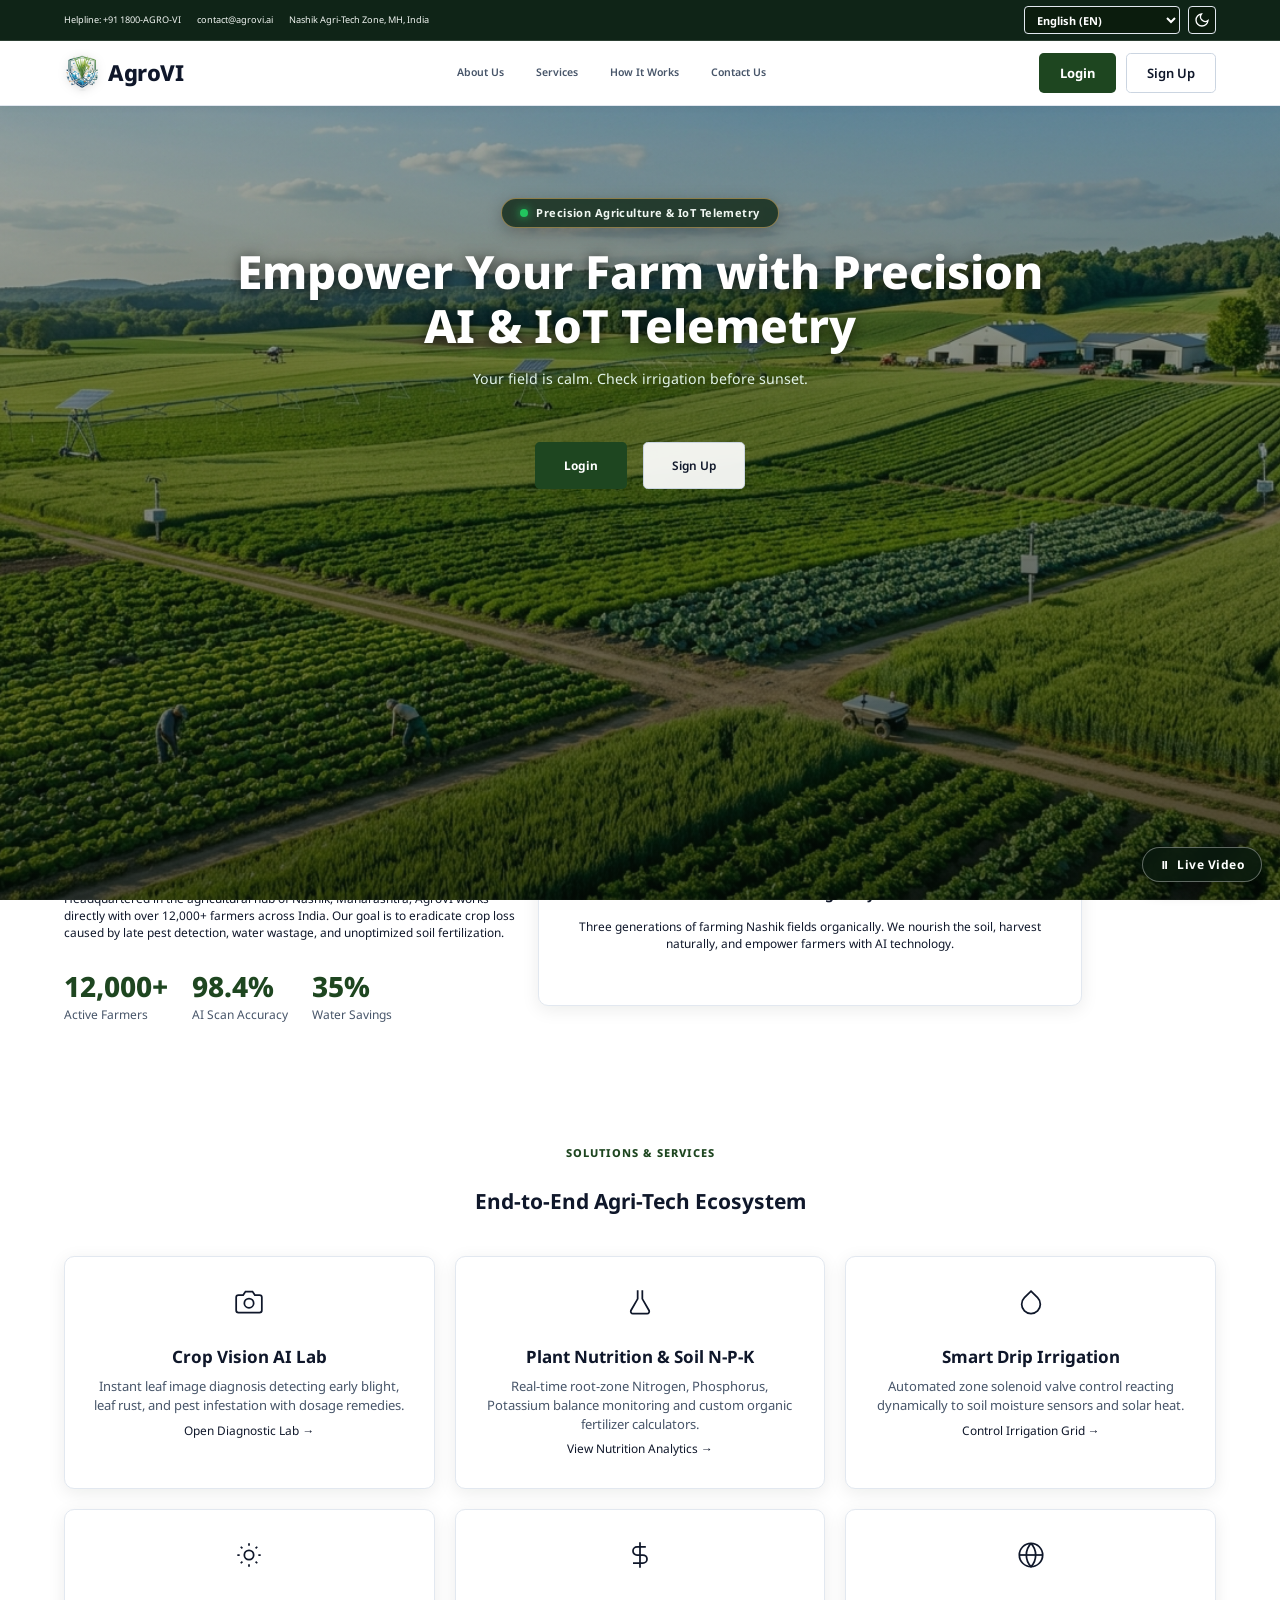
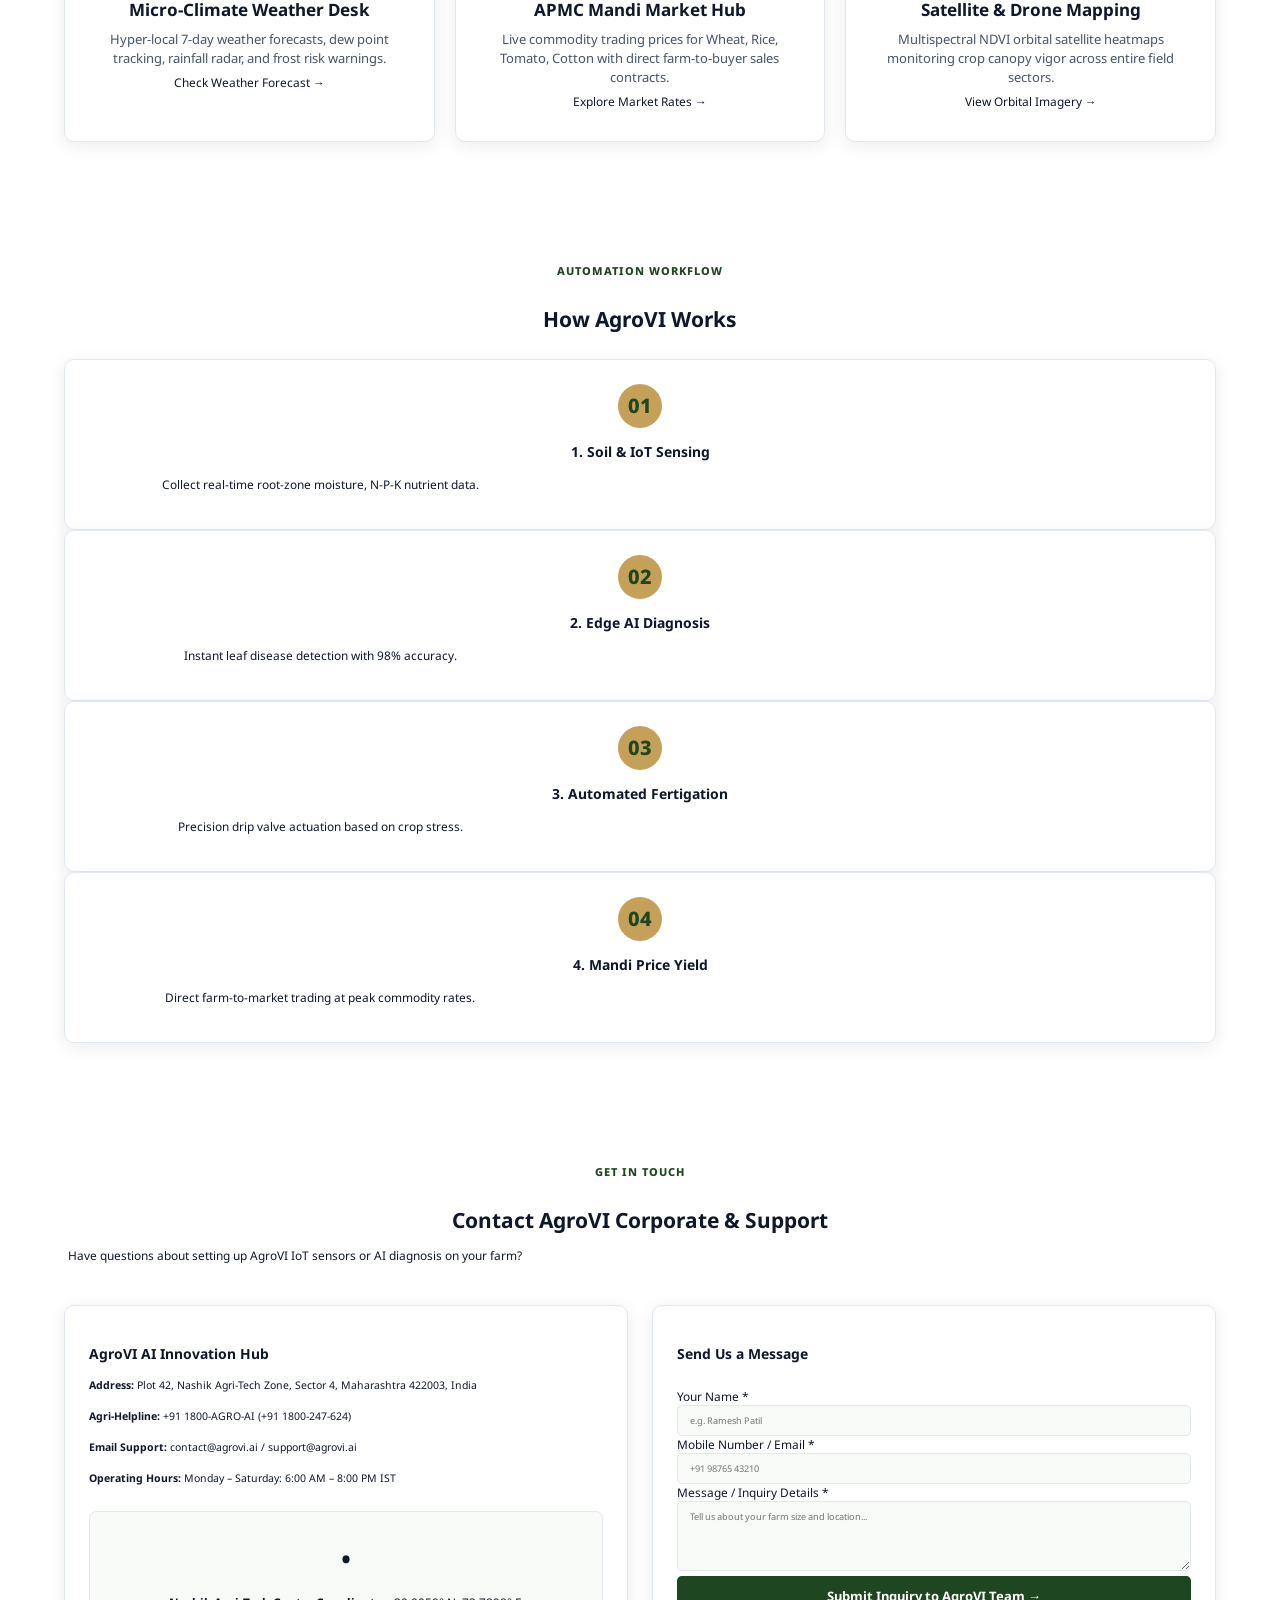
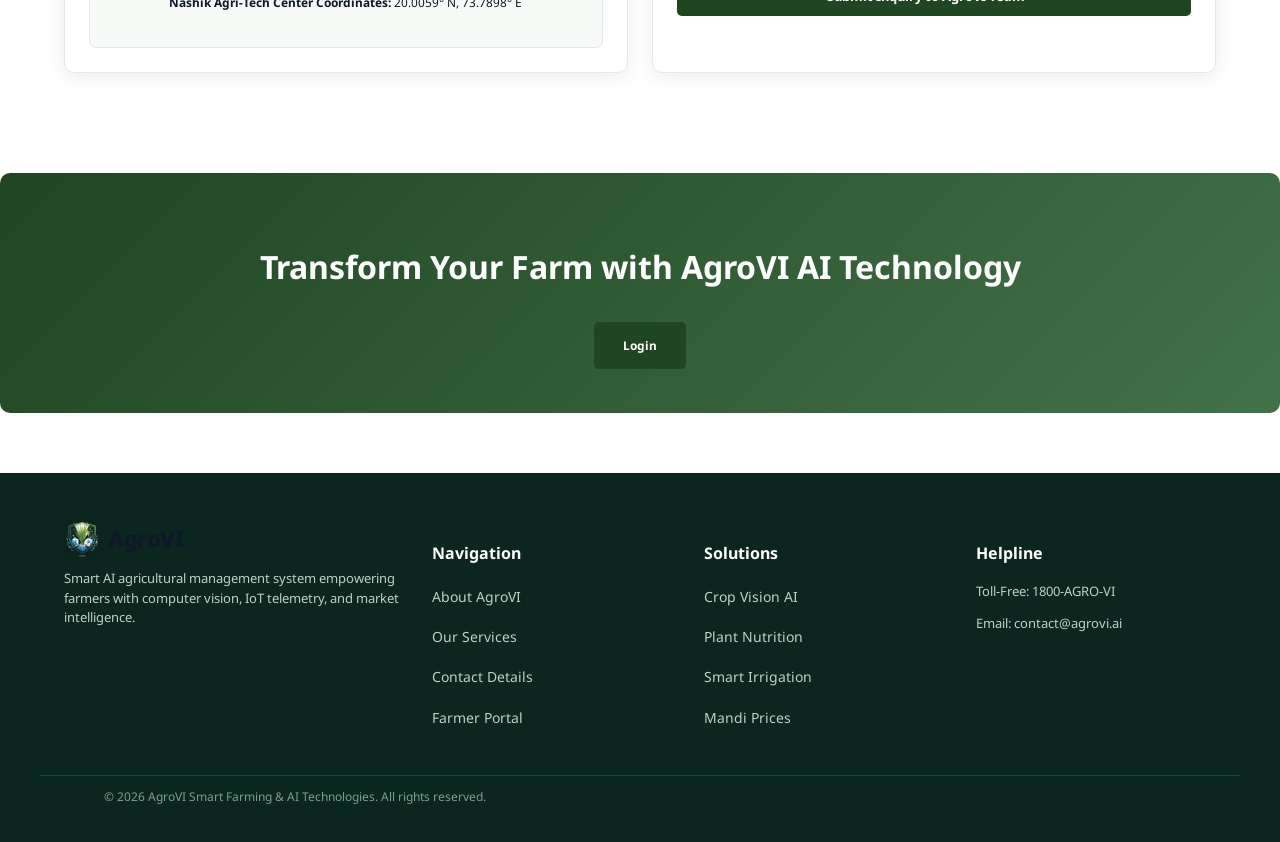
<file: index.html>
<!DOCTYPE html>
<html lang="en" data-theme="light">

<head>
  <meta charset="UTF-8">
  <meta name="viewport" content="width=device-width, initial-scale=1.0">
  <title>AgroVI — Smart AI Agriculture & Precision Farming Solutions</title>

  <link rel="preconnect" href="https://fonts.googleapis.com">
  <link rel="preconnect" href="https://fonts.gstatic.com" crossorigin>
  <link
    href="https://fonts.googleapis.com/css2?family=Mukta:wght@500;600;700;800&family=Noto+Sans+Tamil:wght@500;600;700&family=Noto+Sans:wght@400;500;600;700;800&display=swap"
    rel="stylesheet">
  <link rel="stylesheet" href="styles.css?v=20260925_v2">
  <link rel="icon" type="image/png" href="favicon.png">
  <link rel="apple-touch-icon" href="favicon.png">
  <link rel="manifest" href="manifest.json">

  <script>
    (function () {
      const savedTheme = localStorage.getItem('agrovi-theme') || 'system';
      let effectiveTheme = savedTheme;
      if (savedTheme === 'system') {
        effectiveTheme = window.matchMedia('(prefers-color-scheme: dark)').matches ? 'dark' : 'light';
      }
      document.documentElement.setAttribute('data-theme', effectiveTheme);
    })();
  </script>
</head>

<body class="public-page-body">

  <!-- Cinematic Aerial Drone Crop Scan Video across Entire Landing Page -->
  <div class="page-video-bg-container">
    <video class="page-bg-video" id="hero-bg-video" autoplay muted loop playsinline poster="farm-bg.jpg">
      <source src="videos/farm-drone-bg.mp4" type="video/mp4">
      <source src="videos/farm-drone-bg.webm" type="video/webm">
    </video>
    <div class="page-video-overlay index-video-overlay"></div>
  </div>

  <!-- Floating Video Control Button (Fixed Bottom-Right) -->
  <button id="hero-video-toggle" class="floating-video-ctrl-btn" aria-label="Pause background video"
    title="Pause or Play Drone Video">
    <span class="video-ctrl-icon" id="video-ctrl-icon">⏸</span>
    <span class="video-ctrl-label" id="video-ctrl-label">Live Video</span>
  </button>

  <!-- Top Utility Bar -->
  <div class="top-bar">
    <div class="top-bar-inner container">
      <div class="contact-info">
        <span class="contact-item">Helpline: +91 1800-AGRO-VI</span>
        <span class="contact-item">contact@agrovi.ai</span>
        <span class="contact-item">Nashik Agri-Tech Zone, MH, India</span>
      </div>
      <div class="top-actions">
        <div class="lang-selector">
          <select id="lang-select" class="form-input lang-select-dropdown"
            style="padding: 3px 8px; font-weight: 700; font-size: 11px; background: var(--green-800); color: #fff; border: 1px solid var(--color-border); border-radius: 4px; cursor: pointer;">
            <option value="en" style="background: #1e293b; color: #fff;">English (EN)</option>
            <option value="hi" style="background: #1e293b; color: #fff;">हिन्दी (Hindi)</option>
            <option value="ta" style="background: #1e293b; color: #fff;">தமிழ் (Tamil)</option>
            <option value="mr" style="background: #1e293b; color: #fff;">मराठी (Marathi)</option>
            <option value="te" style="background: #1e293b; color: #fff;">తెలుగు (Telugu)</option>
            <option value="kn" style="background: #1e293b; color: #fff;">ಕನ್ನಡ (Kannada)</option>
            <option value="pa" style="background: #1e293b; color: #fff;">ਪੰਜਾਬੀ (Punjabi)</option>
            <option value="gu" style="background: #1e293b; color: #fff;">ગુજરાતી (Gujarati)</option>
            <option value="ml" style="background: #1e293b; color: #fff;">മലയാളം (Malayalam)</option>
          </select>
        </div>
        <button id="theme-toggle" class="btn btn-tertiary theme-btn" aria-label="Toggle light/dark mode">
          <svg class="icon-sun" width="16" height="16" viewBox="0 0 24 24" fill="none" stroke="currentColor"
            stroke-width="2" style="display:none;">
            <circle cx="12" cy="12" r="5" />
            <path
              d="M12 1v2M12 21v2M4.22 4.22l1.42 1.42M18.36 18.36l1.42 1.42M1 12h2M21 12h2M4.22 19.78l1.42-1.42M18.36 5.64l1.42-1.42" />
          </svg>
          <svg class="icon-moon" width="16" height="16" viewBox="0 0 24 24" fill="none" stroke="currentColor"
            stroke-width="2">
            <path d="M21 12.79A9 9 0 1 1 11.21 3 7 7 0 0 0 21 12.79z" />
          </svg>
        </button>
      </div>
    </div>
  </div>

  <!-- Header -->
  <header class="header">
    <div class="header-inner container">
      <a href="index.html" class="logo">
        <img src="logo.png" alt="AgroVI Logo" class="logo-mark-img">
        <span class="logo-text">AgroVI</span>
      </a>

      <nav class="nav">
        <a href="#about" class="nav-link" data-i18n="about">About Us</a>
        <a href="#services" class="nav-link" data-i18n="services">Services</a>
        <a href="#process" class="nav-link">How It Works</a>
        <a href="#contact" class="nav-link" data-i18n="contact">Contact Us</a>
      </nav>

      <div class="header-actions">
        <a href="login.html" class="btn btn-primary" data-i18n="loginBtn">Farmer Login</a>
        <a href="login.html?tab=register" class="btn btn-secondary" data-i18n="signUpBtn">Sign Up</a>
      </div>
    </div>
  </header>

  <!-- Hero Section with Background Drone Video -->
  <section class ="hero hero-public">
    <div class="container hero-content text-center">
      <span class="pill-badge">Precision Agriculture & IoT Telemetry</span>
      <h1 class="hero-title">Empower Your Farm with Precision AI & IoT Telemetry</h1>
      <p class="hero-subtitle" data-i18n="heroSub">Your field is calm. Check irrigation before sunset.</p>

      <div class="hero-buttons flex-center margin-top">
        <a href="login.html" class="btn btn-primary btn-large" data-i18n="loginBtn">Farmer Login →</a>
        <a href="login.html?tab=register" class="btn btn-secondary btn-large" data-i18n="signUpBtn">Sign Up Now</a>
      </div>
    </div>
  </section>

  <!-- Trust Strip -->
  <section class="trust-strip">
    <div class="container trust-strip-inner">
      <div class="trust-item"><span class="trust-bullet">•</span><span data-i18n="organicCert">Former Assistance</span>
      </div>
      <div class="trust-item"><span class="trust-bullet">•</span><span data-i18n="delivered24h">Easy Interaction to
          Farmers</span></div>
      <div class="trust-item"><span class="trust-bullet">•</span><span data-i18n="familyFarmed">Benefits According to
          the Lands Priority</span></div>
      <div class="trust-item"><span class="trust-bullet">•</span><span data-i18n="zeroWaste">Zero-Waste Packaging</span>
      </div>
    </div>
  </section>

  <!-- About Us Section (AgroVI) -->
  <section id="about" class="section bg-surface">
    <div class="container">
      <div class="grid-2-col flex-align">
        <div>
          <span class="section-tag font-mono">COMPANY PROFILE</span>
          <h2 class="section-title" data-i18n="aboutAgroAI">About AgroVI</h2>
          <p class="body-lead">AgroVI is a pioneer in AI-driven smart agriculture, combining over three generations of
            field farming wisdom with edge computer vision, IoT telemetry, and automated fertigation systems.</p>
          <p class="body-text margin-top-sm">Headquartered in the agricultural hub of Nashik, Maharashtra, AgroVI works
            directly with over 12,000+ farmers across India. Our goal is to eradicate crop loss caused by late pest
            detection, water wastage, and unoptimized soil fertilization.</p>

          <div class="stats-row margin-top">
            <div class="stat-mini font-mono"><strong>12,000+</strong><span>Active Farmers</span></div>
            <div class="stat-mini font-mono"><strong>98.4%</strong><span>AI Scan Accuracy</span></div>
            <div class="stat-mini font-mono"><strong>35%</strong><span>Water Savings</span></div>
          </div>
        </div>
        <div>
          <div class="glass-panel card-padding text-center story-card-visual">
            <div class="story-illustration"><svg width="40" height="40" viewBox="0 0 24 24" fill="none"
                stroke="currentColor" stroke-width="1.5">
                <path d="M12 22v-8m0-4V3m0 7l-4-4m4 4l4-4m-4 8l-6-4m6 4l6-4" />
              </svg></div>
            <h3 data-i18n="storyTitle">Our Farming Story</h3>
            <p data-i18n="storyBody">Three generations of farming Nashik fields organically. We nourish the soil,
              harvest naturally, and empower farmers with AI technology.</p>
          </div>
        </div>
      </div>
    </div>
  </section>

  <!-- Core Services Section -->
  <section id="services" class="section">
    <div class="container">
      <div class="text-center section-header">
        <span class="section-tag font-mono">SOLUTIONS & SERVICES</span>
        <h2 class="section-title">End-to-End Agri-Tech Ecosystem</h2>
      </div>

      <div class="services-grid margin-top">
        <div class="service-card glass-panel card-padding">
          <div class="service-icon"><svg width="28" height="28" viewBox="0 0 24 24" fill="none" stroke="currentColor"
              stroke-width="1.5">
              <path d="M23 19a2 2 0 0 1-2 2H3a2 2 0 0 1-2-2V8a2 2 0 0 1 2-2h4l2-3h6l2 3h4a2 2 0 0 1 2 2z" />
              <circle cx="12" cy="13" r="4" />
            </svg></div>
          <h3>Crop Vision AI Lab</h3>
          <p>Instant leaf image diagnosis detecting early blight, leaf rust, and pest infestation with dosage remedies.
          </p>
          <a href="dashboard.html#cropVision" class="service-link">Open Diagnostic Lab →</a>
        </div>

        <div class="service-card glass-panel card-padding">
          <div class="service-icon"><svg width="28" height="28" viewBox="0 0 24 24" fill="none" stroke="currentColor"
              stroke-width="1.5">
              <path d="M10 2v7.31L4.15 19.46A2 2 0 0 0 5.86 22h12.28a2 2 0 0 0 1.71-2.54L14 9.31V2" />
            </svg></div>
          <h3>Plant Nutrition & Soil N-P-K</h3>
          <p>Real-time root-zone Nitrogen, Phosphorus, Potassium balance monitoring and custom organic fertilizer
            calculators.</p>
          <a href="dashboard.html#nutrition" class="service-link">View Nutrition Analytics →</a>
        </div>

        <div class="service-card glass-panel card-padding">
          <div class="service-icon"><svg width="28" height="28" viewBox="0 0 24 24" fill="none" stroke="currentColor"
              stroke-width="1.5">
              <path d="M12 2.69l5.66 5.66a8 8 0 1 1-11.31 0z" />
            </svg></div>
          <h3>Smart Drip Irrigation</h3>
          <p>Automated zone solenoid valve control reacting dynamically to soil moisture sensors and solar heat.</p>
          <a href="dashboard.html#irrigation" class="service-link">Control Irrigation Grid →</a>
        </div>

        <div class="service-card glass-panel card-padding">
          <div class="service-icon"><svg width="28" height="28" viewBox="0 0 24 24" fill="none" stroke="currentColor"
              stroke-width="1.5">
              <path
                d="M12 2v2M12 20v2M4.93 4.93l1.41 1.41M17.66 17.66l1.41 1.41M2 12h2M20 12h2M6.34 17.66l-1.41 1.41M19.07 4.93l-1.41 1.41" />
              <circle cx="12" cy="12" r="4" />
            </svg></div>
          <h3>Micro-Climate Weather Desk</h3>
          <p>Hyper-local 7-day weather forecasts, dew point tracking, rainfall radar, and frost risk warnings.</p>
          <a href="dashboard.html#weatherDesk" class="service-link">Check Weather Forecast →</a>
        </div>

        <div class="service-card glass-panel card-padding">
          <div class="service-icon"><svg width="28" height="28" viewBox="0 0 24 24" fill="none" stroke="currentColor"
              stroke-width="1.5">
              <line x1="12" y1="1" x2="12" y2="23" />
              <path d="M17 5H9.5a3.5 3.5 0 0 0 0 7h5a3.5 3.5 0 0 1 0 7H6" />
            </svg></div>
          <h3>APMC Mandi Market Hub</h3>
          <p>Live commodity trading prices for Wheat, Rice, Tomato, Cotton with direct farm-to-buyer sales contracts.
          </p>
          <a href="dashboard.html#marketHub" class="service-link">Explore Market Rates →</a>
        </div>

        <div class="service-card glass-panel card-padding">
          <div class="service-icon"><svg width="28" height="28" viewBox="0 0 24 24" fill="none" stroke="currentColor"
              stroke-width="1.5">
              <circle cx="12" cy="12" r="10" />
              <path d="M12 2a14.5 14.5 0 0 0 0 20 14.5 14.5 0 0 0 0-20" />
              <path d="M2 12h20" />
            </svg></div>
          <h3>Satellite & Drone Mapping</h3>
          <p>Multispectral NDVI orbital satellite heatmaps monitoring crop canopy vigor across entire field sectors.</p>
          <a href="dashboard.html#overview" class="service-link">View Orbital Imagery →</a>
        </div>
      </div>
    </div>
  </section>

  <!-- Process Section -->
  <section id="process" class="section bg-surface">
    <div class="container text-center">
      <span class="section-tag font-mono">AUTOMATION WORKFLOW</span>
      <h2 class="section-title" data-i18n="processTitle">How AgroVI Works</h2>

      <div class="process-steps-grid margin-top">
        <div class="process-step-card glass-panel card-padding">
          <span class="step-num">01</span>
          <h3 data-i18n="step1Title">1. Soil & IoT Sensing</h3>
          <p data-i18n="step1Desc">Collect real-time root-zone moisture, N-P-K nutrient data.</p>
        </div>
        <div class="process-step-card glass-panel card-padding">
          <span class="step-num">02</span>
          <h3 data-i18n="step2Title">2. Edge AI Diagnosis</h3>
          <p data-i18n="step2Desc">Instant leaf disease detection with 98% accuracy.</p>
        </div>
        <div class="process-step-card glass-panel card-padding">
          <span class="step-num">03</span>
          <h3 data-i18n="step3Title">3. Automated Fertigation</h3>
          <p data-i18n="step3Desc">Precision drip valve actuation based on crop stress.</p>
        </div>
        <div class="process-step-card glass-panel card-padding">
          <span class="step-num">04</span>
          <h3 data-i18n="step4Title">4. Mandi Price Yield</h3>
          <p data-i18n="step4Desc">Direct farm-to-market trading at peak commodity rates.</p>
        </div>
      </div>
    </div>
  </section>

  <!-- Contact Details Section -->
  <section id="contact" class="section">
    <div class="container">
      <div class="text-center section-header">
        <span class="section-tag font-mono">GET IN TOUCH</span>
        <h2 class="section-title">Contact AgroVI Corporate & Support</h2>
        <p class="section-desc">Have questions about setting up AgroVI IoT sensors or AI diagnosis on your farm?</p>
      </div>

      <div class="grid-2-col margin-top">
        <!-- Contact Info Card -->
        <div class="glass-panel card-padding">
          <h3>AgroVI AI Innovation Hub</h3>
          <ul class="contact-details-list margin-top">
            <li><strong>Address:</strong> Plot 42, Nashik Agri-Tech Zone, Sector 4, Maharashtra 422003, India</li>
            <li><strong>Agri-Helpline:</strong> +91 1800-AGRO-AI (+91 1800-247-624)</li>
            <li><strong>Email Support:</strong> contact@agrovi.ai / support@agrovi.ai</li>
            <li><strong>Operating Hours:</strong> Monday – Saturday: 6:00 AM – 8:00 PM IST</li>
          </ul>

          <div class="location-map-placeholder margin-top">
            <span class="map-icon">•</span>
            <p><strong>Nashik Agri-Tech Center Coordinates:</strong> 20.0059° N, 73.7898° E</p>
          </div>
        </div>

        <!-- Contact Form -->
        <div class="glass-panel card-padding">
          <h3>Send Us a Message</h3>
          <form id="public-contact-form" class="margin-top">
            <div class="form-group">
              <label>Your Name *</label>
              <input type="text" class="form-input" placeholder="e.g. Ramesh Patil" required>
            </div>
            <div class="form-group">
              <label>Mobile Number / Email *</label>
              <input type="text" class="form-input" placeholder="+91 98765 43210" required>
            </div>
            <div class="form-group">
              <label>Message / Inquiry Details *</label>
              <textarea class="form-input" rows="4" placeholder="Tell us about your farm size and location..."
                required></textarea>
            </div>
            <button type="submit" class="btn btn-primary btn-full">Submit Inquiry to AgroVI Team →</button>
          </form>
        </div>
      </div>
    </div>
  </section>

  <!-- CTA Section -->
  <section class="cta-banner text-center">
    <div class="container">
      <h2 data-i18n="ctaTitle">Transform Your Farm with AgroVI AI Technology</h2>
      <a href="login.html" class="btn btn-primary btn-large margin-top" data-i18n="loginBtn">Access Farmer Portal →</a>
    </div>
  </section>

  <!-- Footer -->
  <footer class="footer">
    <div class="container footer-grid">
      <div class="footer-col">
        <a href="index.html" class="logo">
          <img src="logo.png" alt="AgroVI Logo" class="logo-mark-img">
          <span class="logo-text">AgroVI</span>
        </a>
        <p class="margin-top-sm">Smart AI agricultural management system empowering farmers with computer vision, IoT
          telemetry, and market intelligence.</p>
      </div>
      <div class="footer-col">
        <h4>Navigation</h4>
        <ul>
          <li><a href="#about">About AgroVI</a></li>
          <li><a href="#services">Our Services</a></li>
          <li><a href="#contact">Contact Details</a></li>
          <li><a href="login.html">Farmer Portal</a></li>
        </ul>
      </div>
      <div class="footer-col">
        <h4>Solutions</h4>
        <ul>
          <li><a href="dashboard.html#cropVision">Crop Vision AI</a></li>
          <li><a href="dashboard.html#nutrition">Plant Nutrition</a></li>
          <li><a href="dashboard.html#irrigation">Smart Irrigation</a></li>
          <li><a href="dashboard.html#marketHub">Mandi Prices</a></li>
        </ul>
      </div>
      <div class="footer-col">
        <h4>Helpline</h4>
        <p>Toll-Free: 1800-AGRO-VI</p>
        <p>Email: contact@agrovi.ai</p>
      </div>
    </div>
    <div class="footer-bottom container">
      <p data-i18n="footerCopyright">© 2026 AgroVI Smart Farming & AI Technologies. All rights reserved.</p>
    </div>
  </footer>

  <script type="module">
    import { initTheme } from './js/theme.js';
    import { initLanguage } from './js/i18n.js';
    import { showToast } from './js/ui-toast.js';

    document.addEventListener('DOMContentLoaded', () => {
      initTheme();
      initLanguage();

      const contactForm = document.getElementById('public-contact-form');
      if (contactForm) {
        contactForm.addEventListener('submit', (e) => {
          e.preventDefault();
          showToast('Thank you! Your inquiry has been sent to AgroVI support.');
          contactForm.reset();
        });
      }

      // Background Drone Video Play/Pause Controller with Brave/Chromium Autoplay Resilience
      const bgVideo = document.getElementById('hero-bg-video');
      const videoToggleBtn = document.getElementById('hero-video-toggle');
      const videoCtrlIcon = document.getElementById('video-ctrl-icon');
      const videoCtrlLabel = document.getElementById('video-ctrl-label');

      if (bgVideo) {
        bgVideo.muted = true;
        bgVideo.defaultMuted = true;
        bgVideo.playsInline = true;

        const updateBtn = (playing) => {
          if (videoCtrlIcon) videoCtrlIcon.textContent = playing ? '⏸' : '▶';
          if (videoCtrlLabel) videoCtrlLabel.textContent = playing ? 'Live Video' : 'Play Drone';
          if (videoToggleBtn) {
            videoToggleBtn.setAttribute('aria-label', playing ? 'Pause background video' : 'Play background video');
            videoToggleBtn.title = playing ? 'Pause Drone Video' : 'Play Drone Video';
          }
        };

        bgVideo.addEventListener('play', () => updateBtn(true));
        bgVideo.addEventListener('pause', () => updateBtn(false));
        bgVideo.addEventListener('canplay', () => {
          if (bgVideo.paused) attemptPlay();
        });

        const attemptPlay = () => {
          bgVideo.muted = true;
          const p = bgVideo.play();
          if (p !== undefined) {
            p.then(() => {
              updateBtn(true);
            }).catch(() => {
              updateBtn(false);
            });
          }
        };

        // Universal interaction unlocker for strict autoplay blockers (e.g. Brave Shields)
        const unlockAutoplay = () => {
          if (bgVideo.paused) {
            bgVideo.muted = true;
            bgVideo.play().then(() => updateBtn(true)).catch(() => { });
          }
          ['pointerdown', 'touchstart', 'click', 'scroll', 'keydown'].forEach(evt => {
            window.removeEventListener(evt, unlockAutoplay);
          });
        };
        ['pointerdown', 'touchstart', 'click', 'scroll', 'keydown'].forEach(evt => {
          window.addEventListener(evt, unlockAutoplay, { once: true, passive: true });
        });

        attemptPlay();
        window.addEventListener('load', () => {
          if (bgVideo.paused) attemptPlay();
        });

        if (videoToggleBtn) {
          videoToggleBtn.addEventListener('click', (e) => {
            e.stopPropagation();
            if (bgVideo.paused) {
              bgVideo.play().then(() => {
                showToast('Field drone video playing');
              }).catch(() => { });
            } else {
              bgVideo.pause();
              showToast('Background video paused');
            }
          });
        }
      }
    });
  </script>
</body>

</html>
</file>
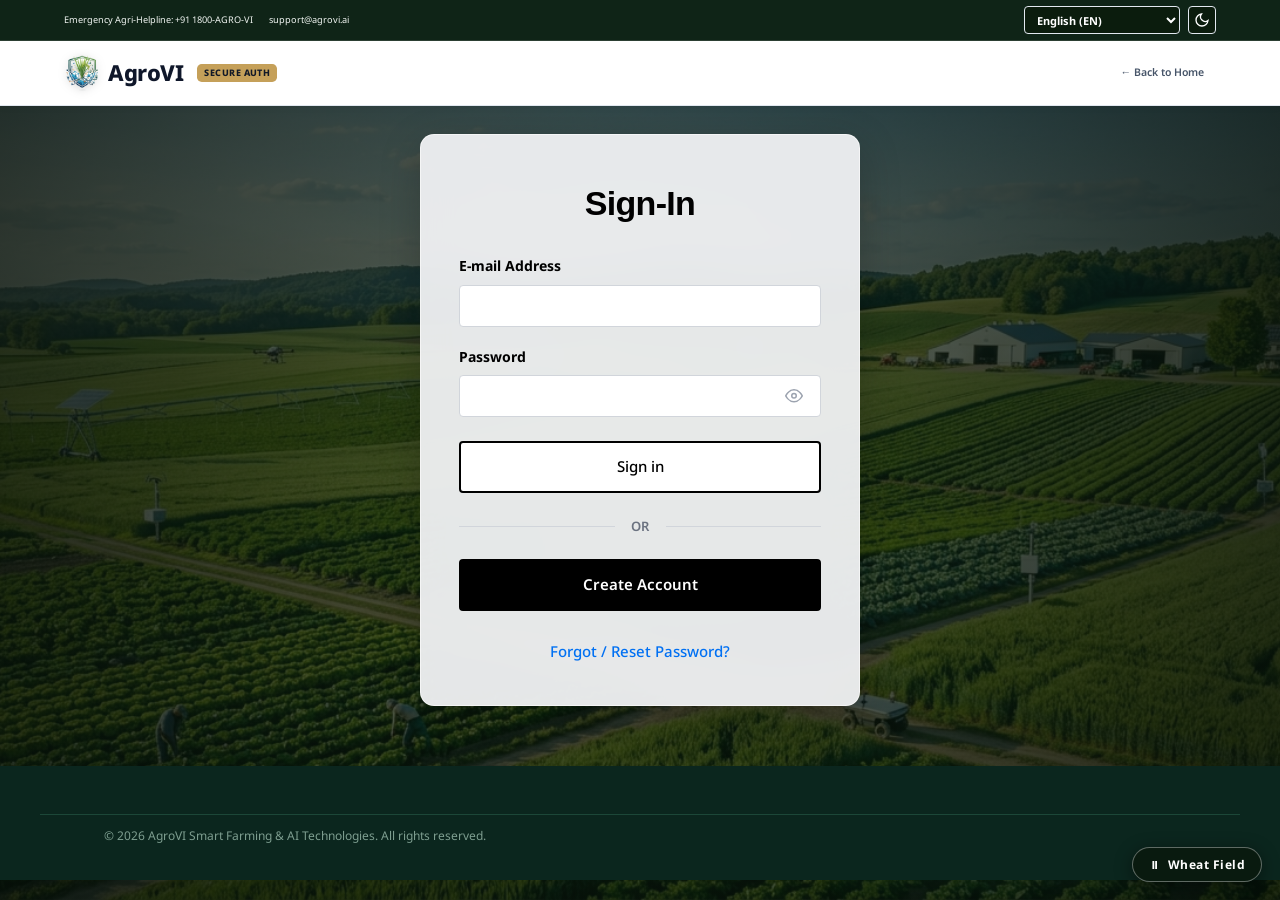
<file: dashboard.html>
<!DOCTYPE html>
<html lang="en" data-theme="light">
<head>
  <meta charset="UTF-8">
  <meta name="viewport" content="width=device-width, initial-scale=1.0">
  <title>AgroVI App Dashboard — Smart Agriculture Control Room</title>

  <link rel="preconnect" href="https://fonts.googleapis.com">
  <link rel="preconnect" href="https://fonts.gstatic.com" crossorigin>
  <link href="https://fonts.googleapis.com/css2?family=Mukta:wght@500;600;700;800&family=Noto+Sans+Tamil:wght@500;600;700&family=Noto+Sans:wght@400;500;600;700;800&display=swap" rel="stylesheet">
  <link rel="stylesheet" href="styles.css?v=20260924_v6">
  <link rel="icon" type="image/png" href="favicon.png">
  <link rel="apple-touch-icon" href="favicon.png">
  <link rel="manifest" href="manifest.json">

  <script>
    // Strict Authentication Guard
    (function() {
      const activeUser = sessionStorage.getItem('agrovi_user') || localStorage.getItem('agrovi_registered_user');
      if (!activeUser) {
        window.location.replace('login.html?auth_required=true');
      }
    })();
  </script>

  <script>
    (function() {
      const savedTheme = localStorage.getItem('agrovi-theme') || 'system';
      let effectiveTheme = savedTheme;
      if (savedTheme === 'system') {
        effectiveTheme = window.matchMedia('(prefers-color-scheme: dark)').matches ? 'dark' : 'light';
      }
      document.documentElement.setAttribute('data-theme', effectiveTheme);
    })();
  </script>
</head>
<body class="dashboard-page-body">

  <!-- Top Bar -->
  <div class="top-bar">
    <div class="top-bar-inner container-fluid">
      <div class="contact-info">
        <span class="contact-item">IoT Field Node: Active (Nashik Sector 4)</span>
        <span class="contact-item">Drip Valve Grid: Online</span>
      </div>
      <div class="top-actions">
        <div class="lang-selector">
          <select id="lang-select" class="form-input lang-select-dropdown" style="padding: 3px 8px; font-weight: 700; font-size: 11px; background: var(--green-800); color: #fff; border: 1px solid var(--color-border); border-radius: 4px; cursor: pointer;">
            <option value="en" style="background: #1e293b; color: #fff;">English (EN)</option>
            <option value="hi" style="background: #1e293b; color: #fff;">हिन्दी (Hindi)</option>
            <option value="ta" style="background: #1e293b; color: #fff;">தமிழ் (Tamil)</option>
            <option value="mr" style="background: #1e293b; color: #fff;">मराठी (Marathi)</option>
            <option value="te" style="background: #1e293b; color: #fff;">తెలుగు (Telugu)</option>
            <option value="kn" style="background: #1e293b; color: #fff;">ಕನ್ನಡ (Kannada)</option>
            <option value="pa" style="background: #1e293b; color: #fff;">ਪੰਜਾਬੀ (Punjabi)</option>
            <option value="gu" style="background: #1e293b; color: #fff;">ગુજરાતી (Gujarati)</option>
            <option value="ml" style="background: #1e293b; color: #fff;">മലയാളം (Malayalam)</option>
          </select>
        </div>
        <button id="theme-toggle" class="btn btn-tertiary theme-btn" aria-label="Toggle light/dark mode">
          <svg class="icon-sun" width="16" height="16" viewBox="0 0 24 24" fill="none" stroke="currentColor" stroke-width="2" style="display:none;"><circle cx="12" cy="12" r="5"/><path d="M12 1v2M12 21v2M4.22 4.22l1.42 1.42M18.36 18.36l1.42 1.42M1 12h2M21 12h2M4.22 19.78l1.42-1.42M18.36 5.64l1.42-1.42"/></svg>
          <svg class="icon-moon" width="16" height="16" viewBox="0 0 24 24" fill="none" stroke="currentColor" stroke-width="2"><path d="M21 12.79A9 9 0 1 1 11.21 3 7 7 0 0 0 21 12.79z"/></svg>
        </button>
      </div>
    </div>
  </div>

  <!-- Header -->
  <header class="header dashboard-header">
    <div class="header-inner container-fluid">
      <div class="header-left flex-align">
        <button id="menu-toggle" class="mobile-menu-toggle" aria-label="Toggle Navigation Menu"><svg width="18" height="18" viewBox="0 0 24 24" fill="none" stroke="currentColor" stroke-width="2"><line x1="3" y1="12" x2="21" y2="12"></line><line x1="3" y1="6" x2="21" y2="6"></line><line x1="3" y1="18" x2="21" y2="18"></line></svg></button>
        <a href="index.html" class="logo">
          <img src="logo.png" alt="AgroVI Logo" class="logo-mark-img">
          <span class="logo-text">AgroVI</span>
          <span class="logo-badge">AGROVI ENTERPRISE</span>
        </a>
      </div>

      <div class="user-status-bar flex-align">
        <!-- Security & Intelligence Status Badge -->
        <div class="sec-intel-badge flex-align" id="sec-intel-badge" title="Cryptographic HMAC Authentication & FAO-56 Intelligence Engine Online">
          <span class="sec-intel-shield-icon">🛡️</span>
          <span class="sec-intel-label">SECURE AI</span>
          <span class="sec-pulse-dot"></span>
        </div>

        <select id="plot-switcher" class="form-input plot-switcher-select" style="width: auto; padding: 4px 10px; font-weight: 700; font-size: 11px;">
          <option value="northField">North Field — Wheat (15 Acres)</option>
          <option value="southOrchard">South Orchard — Pomegranate (8 Acres)</option>
          <option value="greenhouseB">Greenhouse B — Tomato (3 Acres)</option>
        </select>
        <button class="btn btn-tertiary voice-mic-btn" id="btn-voice-mic" title="Click to speak voice commands (EN / HI / TA / ML)" data-i18n="voiceAgent">Voice Agent</button>
        
        <!-- Profile Avatar Circle & Dropdown (Pinterest style) -->
        <div class="profile-menu-container" id="profile-menu-container">
          <button id="profile-circle-btn" class="profile-circle-btn" aria-haspopup="true" aria-expanded="false" title="User Profile & Settings">
            <div class="user-avatar-circle">
              <span class="user-avatar-text" id="user-avatar-initials">RP</span>
              <span class="user-online-badge" title="Online"></span>
            </div>
            <svg class="chevron-down-icon" width="12" height="12" viewBox="0 0 24 24" fill="none" stroke="currentColor" stroke-width="2.5">
              <polyline points="6 9 12 15 18 9"></polyline>
            </svg>
          </button>

          <!-- Dropdown Menu -->
          <div class="profile-dropdown-popup" id="profile-dropdown-popup" role="menu" aria-hidden="true">
            <div class="profile-popup-header">
              <div class="popup-avatar-circle" id="popup-avatar-initials">RP</div>
              <div class="popup-user-meta">
                <div class="popup-user-name" id="dropdown-user-name">Ramesh Patil</div>
                <div class="popup-user-role" id="dropdown-user-role">Certified Farmer</div>
                <div class="popup-user-id">ID: #AGR-4029 • Nashik Sector 4</div>
              </div>
            </div>
            <div class="popup-divider"></div>
            <ul class="popup-menu-list">
              <li>
                <button type="button" class="popup-menu-item" id="btn-open-my-profile" role="menuitem">
                  <svg width="15" height="15" viewBox="0 0 24 24" fill="none" stroke="currentColor" stroke-width="2"><path d="M20 21v-2a4 4 0 0 0-4-4H8a4 4 0 0 0-4 4v2"/><circle cx="12" cy="7" r="4"/></svg>
                  <span data-i18n="myProfile">My Profile</span>
                </button>
              </li>
              <li>
                <button type="button" class="popup-menu-item" id="btn-popup-plots" role="menuitem">
                  <svg width="15" height="15" viewBox="0 0 24 24" fill="none" stroke="currentColor" stroke-width="2"><rect x="3" y="3" width="7" height="7"/><rect x="14" y="3" width="7" height="7"/><rect x="14" y="14" width="7" height="7"/><rect x="3" y="14" width="7" height="7"/></svg>
                  <span data-i18n="farmSettings">Farm & Plot Settings</span>
                </button>
              </li>
              <li>
                <button type="button" class="popup-menu-item" id="btn-popup-prefs" role="menuitem">
                  <svg width="15" height="15" viewBox="0 0 24 24" fill="none" stroke="currentColor" stroke-width="2"><circle cx="12" cy="12" r="3"/><path d="M19.4 15a1.65 1.65 0 0 0 .33 1.82l.06.06a2 2 0 0 1 0 2.83 2 2 0 0 1-2.83 0l-.06-.06a1.65 1.65 0 0 0-1.82-.33 1.65 1.65 0 0 0-1 1.51V21a2 2 0 0 1-2 2 2 2 0 0 1-2-2v-.09A1.65 1.65 0 0 0 9 19.4a1.65 1.65 0 0 0-1.82.33l-.06.06a2 2 0 0 1-2.83 0 2 2 0 0 1 0-2.83l.06-.06a1.65 1.65 0 0 0 .33-1.82 1.65 1.65 0 0 0-1.51-1H3a2 2 0 0 1-2-2 2 2 0 0 1 2-2h.09A1.65 1.65 0 0 0 4.6 9a1.65 1.65 0 0 0-.33-1.82l-.06-.06a2 2 0 0 1 0-2.83 2 2 0 0 1 2.83 0l.06.06a1.65 1.65 0 0 0 1.82.33H9a1.65 1.65 0 0 0 1-1.51V3a2 2 0 0 1 2-2 2 2 0 0 1 2 2v.09a1.65 1.65 0 0 0 1 1.51 1.65 1.65 0 0 0 1.82-.33l.06-.06a2 2 0 0 1 2.83 0 2 2 0 0 1 0 2.83l-.06.06a1.65 1.65 0 0 0-.33 1.82V9a1.65 1.65 0 0 0 1.51 1H21a2 2 0 0 1 2 2 2 2 0 0 1-2 2h-.09a1.65 1.65 0 0 0-1.51 1z"/></svg>
                  <span data-i18n="languageSettings">Preferences</span>
                </button>
              </li>
              <li>
                <button type="button" class="popup-menu-item" id="btn-popup-support" role="menuitem">
                  <svg width="15" height="15" viewBox="0 0 24 24" fill="none" stroke="currentColor" stroke-width="2"><circle cx="12" cy="12" r="10"/><path d="M9.09 9a3 3 0 0 1 5.83 1c0 2-3 3-3 3"/><line x1="12" y1="17" x2="12.01" y2="17"/></svg>
                  <span data-i18n="helpSupport">Help & Agri Helpline</span>
                </button>
              </li>
              <li class="popup-divider"></li>
              <li>
                <button type="button" class="popup-menu-item popup-menu-item-danger" id="btn-popup-logout" role="menuitem">
                  <svg width="15" height="15" viewBox="0 0 24 24" fill="none" stroke="currentColor" stroke-width="2"><path d="M9 21H5a2 2 0 0 1-2-2V5a2 2 0 0 1 2-2h4"/><polyline points="16 17 21 12 16 7"/><line x1="21" y1="12" x2="9" y2="12"/></svg>
                  <span data-i18n="exitBtn">Logout</span>
                </button>
              </li>
            </ul>
          </div>
        </div>
      </div>
    </div>
  </header>

  <!-- Dashboard Layout -->
  <div class="dash-app-layout">

    <!-- Sidebar Navigation -->
    <aside class="sidebar-drawer" id="sidebar">
      <div class="sidebar-header">
        <span class="sidebar-title" data-i18n="fieldNavigation">FIELD NAVIGATION</span>
      </div>
      <nav class="sidebar-nav">
        <a href="#overview" class="dash-nav-item active" data-view="overview" data-i18n="overview">
          <svg width="18" height="18" viewBox="0 0 24 24" fill="none" stroke="currentColor" stroke-width="2"><path d="M3 9l9-7 9 7v11a2 2 0 0 1-2 2H5a2 2 0 0 1-2-2z"></path></svg>
          Overview
        </a>
        <a href="#nutrition" class="dash-nav-item" data-view="nutrition" data-i18n="nutrition">
          <svg width="18" height="18" viewBox="0 0 24 24" fill="none" stroke="currentColor" stroke-width="2"><path d="M12 2v20M17 5H9.5a3.5 3.5 0 0 0 0 7h5a3.5 3.5 0 0 1 0 7H6"></path></svg>
          Plant Nutrition
        </a>
        <a href="#cropVision" class="dash-nav-item" data-view="cropVision" data-i18n="cropVision">
          <svg width="18" height="18" viewBox="0 0 24 24" fill="none" stroke="currentColor" stroke-width="2"><circle cx="12" cy="12" r="10"></circle><path d="M12 8v8M8 12h8"></path></svg>
          Crop Vision AI
        </a>
        <a href="#irrigation" class="dash-nav-item" data-view="irrigation" data-i18n="irrigation">
          <svg width="18" height="18" viewBox="0 0 24 24" fill="none" stroke="currentColor" stroke-width="2"><path d="M12 2.69l5.66 5.66a8 8 0 1 1-11.31 0z"></path></svg>
          Smart Irrigation
        </a>
        <a href="#weatherDesk" class="dash-nav-item" data-view="weatherDesk" data-i18n="weatherDesk">
          <svg width="18" height="18" viewBox="0 0 24 24" fill="none" stroke="currentColor" stroke-width="2"><path d="M17.5 19H9a7 7 0 1 1 6.71-9h1.79a4.5 4.5 0 1 1 0 9z"></path></svg>
          Weather Desk
        </a>
        <a href="#marketHub" class="dash-nav-item" data-view="marketHub" data-i18n="marketHub">
          <svg width="18" height="18" viewBox="0 0 24 24" fill="none" stroke="currentColor" stroke-width="2"><line x1="12" y1="1" x2="12" y2="23"></line><path d="M17 5H9.5a3.5 3.5 0 0 0 0 7h5a3.5 3.5 0 0 1 0 7H6"></path></svg>
          Market Mandi Hub
        </a>
      </nav>
      <div class="sidebar-footer">
        <span class="system-status-indicator"><span class="status-dot"></span> <span data-i18n="systemLive">System Live</span></span>
      </div>
    </aside>

    <!-- Main Content Panels -->
    <main class="dash-content-area">

      <!-- VIEW 1: OVERVIEW -->
      <section id="view-overview" class="dash-view-panel active">
        <!-- Farmer Plain-Language Summary Banner -->
        <div class="farmer-summary-banner glass-panel card-padding margin-bottom">
          <div class="summary-banner-inner flex-between flex-wrap gap-md">
            <div class="summary-left flex-align gap-md">
              <div class="status-avatar-circle" title="Overall Field Status">
                <span class="status-emoji">🌾</span>
                <span class="status-pulse-ring"></span>
              </div>
              <div class="summary-content">
                <div class="flex-align gap-xs flex-wrap">
                  <span class="badge badge-success">🟢 FIELD STATUS: EXCELLENT (सब कुछ ठीक है)</span>
                  <span class="chip chip-mono">IoT Live Sync</span>
                </div>
                <p class="summary-text margin-top-xs" id="farmer-summary-text">
                  Your field is in optimal condition. Root zone moisture is healthy at <strong>42%</strong>. Wheat canopy vigor is strong. Bright sun today — next watering scheduled before sunset.
                </p>
              </div>
            </div>
            <div class="summary-right flex-align gap-xs">
              <button class="btn btn-primary btn-sm flex-align gap-xs" id="btn-listen-summary" title="Listen to farm status in your voice">
                <svg width="16" height="16" viewBox="0 0 24 24" fill="none" stroke="currentColor" stroke-width="2"><polygon points="11 5 6 9 2 9 2 15 6 15 11 19 11 5"/><path d="M19.07 4.93a10 10 0 0 1 0 14.14M15.54 8.46a5 5 0 0 1 0 7.07"/></svg>
                <span>🔊 Listen (आवाज़ में सुनें)</span>
              </button>
            </div>
          </div>
        </div>

        <div class="view-header">
          <h1 class="view-title" data-i18n="fieldSummaryTitle">Field Summary & Command Center</h1>
          <p class="view-desc" data-i18n="heroSub">Live sensor telemetry, automated irrigation status, and agronomic health metrics.</p>
        </div>

        <div class="stats-grid">
          <!-- Soil Health Card with Visual Gauge -->
          <div class="stat-card glass-panel visual-gauge-card">
            <div class="stat-card-top flex-between">
              <span class="stat-label" data-i18n="soilHealthIndex">Soil Health Index</span>
              <span class="gauge-badge-good">Excellent</span>
            </div>
            <div class="stat-main-row flex-align gap-md margin-top-xs">
              <div class="mini-circular-gauge">
                <svg width="56" height="56" viewBox="0 0 56 56">
                  <circle cx="28" cy="28" r="23" class="gauge-bg-circle" />
                  <circle cx="28" cy="28" r="23" class="gauge-fill-circle stroke-green" style="stroke-dasharray: 144.5; stroke-dashoffset: 8.4;" />
                  <text x="28" y="32" class="gauge-center-text" text-anchor="middle">94%</text>
                </svg>
              </div>
              <div class="stat-info">
                <span class="stat-val">94.2 / 100</span>
                <span class="stat-sub text-success" data-i18n="optimalMoistureStatus">Optimal Moisture & Organic pH</span>
              </div>
            </div>
          </div>

          <!-- Root Moisture Card with Visual Level Bar -->
          <div class="stat-card glass-panel visual-gauge-card">
            <div class="stat-card-top flex-between">
              <span class="stat-label" data-i18n="rootZoneMoisture">Root Zone Moisture</span>
              <span class="gauge-badge-good">Zone 2 Dripping</span>
            </div>
            <div class="stat-main-row flex-align gap-md margin-top-xs">
              <div class="mini-circular-gauge">
                <svg width="56" height="56" viewBox="0 0 56 56">
                  <circle cx="28" cy="28" r="23" class="gauge-bg-circle" />
                  <circle cx="28" cy="28" r="23" class="gauge-fill-circle stroke-teal" style="stroke-dasharray: 144.5; stroke-dashoffset: 83.8;" />
                  <text x="28" y="32" class="gauge-center-text" text-anchor="middle">42%</text>
                </svg>
              </div>
              <div class="stat-info">
                <span class="stat-val">42% (Optimal)</span>
                <span class="stat-sub">Healthy root transpiration</span>
              </div>
            </div>
          </div>

          <!-- Solar Radiation with Sun Meter -->
          <div class="stat-card glass-panel visual-gauge-card">
            <div class="stat-card-top flex-between">
              <span class="stat-label" data-i18n="solarRadiation">Solar Radiation</span>
              <span class="gauge-badge-warning">Bright Sun</span>
            </div>
            <div class="stat-main-row flex-align gap-md margin-top-xs">
              <div class="mini-circular-gauge">
                <svg width="56" height="56" viewBox="0 0 56 56">
                  <circle cx="28" cy="28" r="23" class="gauge-bg-circle" />
                  <circle cx="28" cy="28" r="23" class="gauge-fill-circle stroke-amber" style="stroke-dasharray: 144.5; stroke-dashoffset: 36.1;" />
                  <text x="28" y="32" class="gauge-center-text" text-anchor="middle">850</text>
                </svg>
              </div>
              <div class="stat-info">
                <span class="stat-val">850 W/m²</span>
                <span class="stat-sub" data-i18n="highET0">High evaporation — Water by 5 PM</span>
              </div>
            </div>
          </div>

          <!-- NDVI Vigor with Leaf Meter -->
          <div class="stat-card glass-panel visual-gauge-card">
            <div class="stat-card-top flex-between">
              <span class="stat-label" data-i18n="ndviVegetation">NDVI Vegetation</span>
              <span class="gauge-badge-good">Dense Vigor</span>
            </div>
            <div class="stat-main-row flex-align gap-md margin-top-xs">
              <div class="mini-circular-gauge">
                <svg width="56" height="56" viewBox="0 0 56 56">
                  <circle cx="28" cy="28" r="23" class="gauge-bg-circle" />
                  <circle cx="28" cy="28" r="23" class="gauge-fill-circle stroke-green" style="stroke-dasharray: 144.5; stroke-dashoffset: 26.0;" />
                  <text x="28" y="32" class="gauge-center-text" text-anchor="middle">0.82</text>
                </svg>
              </div>
              <div class="stat-info">
                <span class="stat-val">0.82 Vigor</span>
                <span class="stat-sub text-success" data-i18n="healthyCanopy">Lush & disease-free leaves</span>
              </div>
            </div>
          </div>
        </div>

        <div class="quick-actions-bar margin-top">
          <div class="flex-between flex-wrap gap-xs">
            <h3 data-i18n="quickActions" style="margin:0;">Quick Actions for Farmers</h3>
            <span class="text-xs text-muted">1-Touch Shortcuts</span>
          </div>
          <div class="action-buttons-flex margin-top-xs">
            <button class="btn btn-primary flex-align gap-xs" id="btn-scan-leaf-quick" data-i18n="scanLeaf">
              <span>🌿</span>
              <span>Scan Leaf (पत्ता जांचें)</span>
            </button>
            <button class="btn btn-secondary flex-align gap-xs" id="btn-irrigate-quick" data-i18n="controlWater">
              <span>💧</span>
              <span>Control Water (पानी चालू / बंद)</span>
            </button>
            <button class="btn btn-tertiary flex-align gap-xs" id="btn-weather-quick" data-i18n="checkWeather">
              <span>☀️</span>
              <span>Check Weather (मौसम देखें)</span>
            </button>
            <button class="btn btn-tertiary flex-align gap-xs btn-helpline-quick" id="btn-call-helpline-quick" title="Call Kisan Helpline 1800-180-1551">
              <span>📞</span>
              <span>Kisan Helpline (1800-180-1551)</span>
            </button>
          </div>
        </div>
      </section>

      <!-- VIEW 2: PLANT NUTRITION -->
      <section id="view-nutrition" class="dash-view-panel">
        <div class="view-header">
          <h1 class="view-title" data-i18n="nutritionTitle">Plant Nutrition & N-P-K Soil Analytics</h1>
          <p class="view-desc" data-i18n="nutritionDesc">Monitor Nitrogen, Phosphorus, Potassium levels and calculate tailored fertilizer dosages.</p>
        </div>

        <div class="grid-2-col">
          <div class="glass-panel card-padding">
            <h3 data-i18n="npkControllers">Soil N-P-K Balance Controllers</h3>
            
            <div class="slider-group margin-top">
              <div class="slider-label-row">
                <span data-i18n="nitrogenLabel">Nitrogen (N) - Leaf & Stem Vigor</span>
                <strong id="npk-n-val">55 kg/ha</strong>
              </div>
              <input type="range" id="npk-n-slider" min="10" max="100" value="55" class="range-input">
            </div>

            <div class="slider-group margin-top">
              <div class="slider-label-row">
                <span data-i18n="phosphorusLabel">Phosphorus (P) - Root Development</span>
                <strong id="npk-p-val">38 kg/ha</strong>
              </div>
              <input type="range" id="npk-p-slider" min="10" max="100" value="38" class="range-input">
            </div>

            <div class="slider-group margin-top">
              <div class="slider-label-row">
                <span data-i18n="potassiumLabel">Potassium (K) - Disease Immunity</span>
                <strong id="npk-k-val">45 kg/ha</strong>
              </div>
              <input type="range" id="npk-k-slider" min="10" max="100" value="45" class="range-input">
            </div>

            <div class="status-box margin-top" id="npk-recommendation" style="color: var(--color-primary); font-weight: 600;">
              Optimal Nutrient Balance achieved for current crop cycle.
            </div>
          </div>

          <div class="glass-panel card-padding">
            <h3>Soil pH & Micronutrient Profile</h3>
            
            <div class="ph-gauge-box text-center margin-top">
              <div class="ph-gradient-bar" style="position:relative; height:12px; background:linear-gradient(to right, #ef4444, #f59e0b, #2d5a27, #328a9a, #d4b86a); border-radius:6px; margin-bottom:12px;">
                <span id="ph-gauge-pointer" style="position:absolute; top:-6px; left:41.6%; transform:translateX(-50%); font-size:14px; transition:left 0.3s ease;">▼</span>
              </div>
              <span class="ph-status-pill" id="ph-gauge-label" style="font-weight:700; font-size:12px;">6.5 pH — Slightly Acidic (Ideal for Wheat & Maize)</span>
            </div>

            <div class="nutrient-table-wrapper margin-top">
              <table class="table-custom">
                <thead>
                  <tr><th>Micronutrient</th><th>Measured Level</th><th>Target Status</th></tr>
                </thead>
                <tbody>
                  <tr><td>Zinc (Zn)</td><td>1.2 ppm</td><td class="text-success">Optimal</td></tr>
                  <tr><td>Iron (Fe)</td><td>4.5 ppm</td><td class="text-success">Optimal</td></tr>
                  <tr><td>Boron (B)</td><td>0.4 ppm</td><td class="text-warning">Low — Add Spray</td></tr>
                </tbody>
              </table>
            </div>
          </div>
        </div>
      </section>

      <!-- VIEW 3: CROP VISION AI -->
      <section id="view-cropVision" class="dash-view-panel">
        <div class="view-header">
          <h1 class="view-title" data-i18n="cropVisionTitle">Crop Vision AI — Real-Time Leaf Disease Diagnostic</h1>
          <p class="view-desc" data-i18n="cropVisionDesc">Upload or capture a leaf photo for instant computer vision disease detection, canvas heatmap segmentation, and remedy advice.</p>
        </div>

        <div class="grid-2-col">
          <div class="glass-panel card-padding text-center">
            <h3 data-i18n="uploadBoxTitle">Upload Leaf Image or Use Live Camera</h3>
            
            <div class="upload-drop-zone margin-top" id="drop-zone">
              <span class="drop-icon"><svg width="36" height="36" viewBox="0 0 24 24" fill="none" stroke="currentColor" stroke-width="1.5"><path d="M23 19a2 2 0 0 1-2 2H3a2 2 0 0 1-2-2V8a2 2 0 0 1 2-2h4l2-3h6l2 3h4a2 2 0 0 1 2 2z"/><circle cx="12" cy="13" r="4"/></svg></span>
              <p data-i18n="dragDropText">Drag & drop leaf photo here, or click to browse</p>
              <input type="file" id="leaf-file-input" accept="image/*" style="display:none">
              <button class="btn btn-primary margin-top" id="btn-trigger-scan" data-i18n="runScanBtn">Run AI Diagnostic Scan</button>
            </div>

            <!-- Quick 1-Click Sample Leaf Tests -->
            <div class="sample-leaf-row margin-top">
              <span class="text-xs font-bold" style="display:block; margin-bottom:6px;">🧪 1-Click Sample Tests (तुरंत नमूना पत्ता जांचें):</span>
              <div class="sample-buttons-flex">
                <button type="button" class="btn btn-xs btn-outline sample-leaf-btn" id="sample-leaf-healthy">🌿 Healthy Wheat Leaf</button>
                <button type="button" class="btn btn-xs btn-outline sample-leaf-btn" id="sample-leaf-blight">🍂 Tomato Blight Leaf</button>
                <button type="button" class="btn btn-xs btn-outline sample-leaf-btn" id="sample-leaf-rust">🌾 Yellow Stripe Rust</button>
              </div>
            </div>

            <div class="canvas-preview-wrapper margin-top">
              <label style="display:block; font-weight:700; font-size:11px; margin-bottom:6px;" data-i18n="defectHeatmapLabel">AI Defect Heatmap Segmentation:</label>
              <canvas id="vision-heatmap-canvas" width="280" height="180" class="vision-canvas"></canvas>
            </div>
          </div>

          <div class="glass-panel card-padding" id="vision-results-box">
            <h3 data-i18n="reportTitle">AI Diagnostic Scan & Remedy Report</h3>
            
            <div class="scan-status-alert alert-warning margin-top" id="scan-verdict-banner">
              <strong>⚠️ Farmer Verdict:</strong> Early Blight detected. Spray Neem Oil + Mancozeb early morning.
            </div>

            <div class="flex-between margin-top-xs">
              <span class="text-xs text-muted">Audio Agronomist</span>
              <button type="button" class="btn btn-sm btn-secondary flex-align gap-xs" id="btn-speak-diagnosis" title="Listen to remedy in voice">
                <span>🔊</span>
                <span>Listen to Remedy (आवाज़ में सुनें)</span>
              </button>
            </div>

            <div class="scan-status-alert margin-top">
              <strong data-i18n="pathologyLabel">Pathology Diagnosis:</strong> <span id="scan-health-status" style="color:var(--color-primary); font-weight:700;">Early Blight (Alternaria solani) (96.8% Confidence)</span>
            </div>

            <div class="severity-progress-wrapper margin-top">
              <div class="flex-between">
                <span data-i18n="infectionAreaLabel">Infection Surface Area:</span>
                <strong id="scan-severity-val">34% Defect Area</strong>
              </div>
              <div class="progress-track margin-top-sm">
                <div class="progress-fill" id="scan-severity-bar" style="width: 34%; background: var(--amber-500); height: 8px; border-radius: 4px;"></div>
              </div>
            </div>

            <div class="scan-details-list margin-top">
              <p><span data-i18n="organicTreatment">Organic Treatment:</span> <span id="scan-organic-remedy">Neem Oil Solution (5ml/L) + Trichoderma viride bio-fungicide (5g/L).</span></p>
              <p><span data-i18n="chemicalTreatment">Chemical Treatment:</span> <span id="scan-chemical-remedy">Mancozeb 75% WP (2.5g/L water) or Copper Oxychloride 50% WP (3g/L).</span></p>
              <p><span data-i18n="recommendedSpray">Recommended Spray Volume:</span> <span id="scan-dosage-acre">250 Liters of spray mixture per acre (625g Mancozeb total).</span></p>
            </div>
          </div>
        </div>
      </section>

      <!-- VIEW 4: SMART IRRIGATION -->
      <section id="view-irrigation" class="dash-view-panel">
        <div class="view-header flex-between flex-wrap gap-sm">
          <div>
            <h1 class="view-title" data-i18n="irrigationTitle">Smart Irrigation & Valve Actuation</h1>
            <p class="view-desc" data-i18n="irrigationDesc">Automated drip irrigation zone scheduling and real-time solenoid valve switches.</p>
          </div>
          <div class="iot-top-actions flex-align-center gap-sm">
            <button class="btn btn-secondary btn-sm" id="btn-toggle-simulator">
              <svg width="15" height="15" viewBox="0 0 24 24" fill="none" stroke="currentColor" stroke-width="2"><path d="M14.7 6.3a1 1 0 0 0 0 1.4l1.6 1.6a1 1 0 0 0 1.4 0l3.77-3.77a6 6 0 0 1-7.94 7.94l-6.91 6.91a2.12 2.12 0 0 1-3-3l6.91-6.91a6 6 0 0 1 7.94-7.94l-3.76 3.76z"/></svg>
              <span>ESP32 Simulator</span>
            </button>
            <div class="iot-connection-pill" id="iot-telemetry-status">
              <span class="iot-pulse-dot"></span>
              <span class="iot-status-text">ESP32 Online</span>
            </div>
          </div>
        </div>

        <!-- System Overview Banner -->
        <div class="glass-panel card-padding iot-summary-bar margin-top">
          <div class="iot-summary-metric">
            <span class="metric-label">Irrigation Mode</span>
            <div class="iot-mode-toggle-group">
              <button type="button" class="mode-btn active" data-mode="AUTO" id="mode-btn-auto">⚡ AUTO (FAO-56)</button>
              <button type="button" class="mode-btn" data-mode="MANUAL" id="mode-btn-manual">🖐️ MANUAL</button>
            </div>
          </div>
          <div class="iot-summary-divider"></div>
          <div class="iot-summary-metric">
            <span class="metric-label">Main Booster Pump</span>
            <div class="metric-value-row">
              <span class="pump-led active" id="pump-led-indicator"></span>
              <strong id="pump-status-label">ACTIVE (2.4 Bar)</strong>
            </div>
          </div>
          <div class="iot-summary-divider"></div>
          <div class="iot-summary-metric">
            <span class="metric-label">Water Delivered Today</span>
            <div class="metric-value-row">
              <svg width="18" height="18" viewBox="0 0 24 24" fill="none" stroke="currentColor" stroke-width="2" style="color:var(--color-primary);"><path d="M12 2.69l5.66 5.66a8 8 0 1 1-11.31 0z"/></svg>
              <strong id="system-water-today">1,420.5 L</strong>
            </div>
          </div>
          <div class="iot-summary-divider"></div>
          <div class="iot-summary-metric">
            <span class="metric-label">Penman-Monteith ET₀</span>
            <div class="metric-value-row">
              <strong id="system-et0-rate" style="color:var(--color-primary);">5.2 mm/day</strong>
              <span class="metric-sub" id="system-cwsi-val">CWSI 0.18</span>
            </div>
          </div>
          <div class="iot-summary-divider"></div>
          <div class="iot-summary-metric">
            <span class="metric-label">Node Telemetry</span>
            <div class="metric-value-row">
              <span class="chip chip-mono" id="iot-node-id">ESP32-AGRO-01</span>
              <span class="metric-sub" id="iot-last-ping">Live</span>
            </div>
          </div>
        </div>

        <!-- 3 Zones Grid -->
        <div class="zones-grid margin-top">

          <!-- Zone 1 -->
          <div class="glass-panel card-padding zone-card" id="zone-card-1" data-zone="1">
            <div class="zone-card-header flex-between">
              <div>
                <span class="zone-badge">ZONE 1</span>
                <h3 class="zone-title" data-i18n="zone1Title">Zone 1: North Orchard</h3>
                <span class="zone-subtitle">Pomegranate & Citrus • Clay Loam</span>
              </div>
              <span class="badge badge-success zone-moisture-badge" id="zone-badge-1">48.5% Moisture</span>
            </div>

            <!-- Gauge & Metrics Row -->
            <div class="zone-metrics-row margin-top">
              <div class="moisture-gauge-wrapper">
                <div class="gauge-arc-track">
                  <div class="gauge-arc-fill" id="gauge-fill-1" style="width: 48.5%;"></div>
                </div>
                <div class="flex-between gauge-labels">
                  <span class="text-xs">0% (Wilting)</span>
                  <span class="text-xs font-bold" id="gauge-val-1">48.5%</span>
                  <span class="text-xs">100% (Field Cap)</span>
                </div>
              </div>

              <div class="zone-sensor-pills">
                <div class="sensor-pill">
                  <span class="pill-icon">🌡️</span>
                  <div>
                    <span class="pill-label">Soil Temp</span>
                    <strong class="pill-val" id="zone-temp-1">24.2 °C</strong>
                  </div>
                </div>
                <div class="sensor-pill" id="flow-pill-1">
                  <span class="pill-icon">💧</span>
                  <div>
                    <span class="pill-label">Drip Flow</span>
                    <strong class="pill-val" id="zone-flow-1">0.00 L/m</strong>
                  </div>
                </div>
              </div>
            </div>

            <!-- Auto Trigger Threshold Controller -->
            <div class="zone-threshold-box margin-top">
              <div class="flex-between">
                <label class="threshold-label" for="thresh-slider-1">Auto-Irrigation Trigger:</label>
                <span class="threshold-num"><strong id="thresh-val-1">35</strong>%</span>
              </div>
              <input type="range" class="zone-thresh-slider" id="thresh-slider-1" data-zone="1" min="20" max="60" value="35">
              <span class="threshold-hint text-xs text-muted">Valve activates if moisture drops below threshold.</span>
            </div>

            <!-- Valve Actuation Action -->
            <div class="zone-action-row margin-top">
              <button class="btn valve-toggle-btn" id="valve-btn-1" data-zone="1">
                <span class="valve-status-light"></span>
                <span class="valve-btn-text">VALVE OFF (CLOSED)</span>
              </button>
            </div>

            <!-- Zone Summary Footer -->
            <div class="zone-footer flex-between margin-top-sm">
              <span class="text-xs text-muted">Dispensed today: <strong id="zone-water-1">380.0 L</strong></span>
              <span class="text-xs text-muted">Last run: <span id="zone-last-1">18:30 UTC</span></span>
            </div>
          </div>

          <!-- Zone 2 -->
          <div class="glass-panel card-padding zone-card active-watering" id="zone-card-2" data-zone="2">
            <div class="zone-card-header flex-between">
              <div>
                <span class="zone-badge">ZONE 2</span>
                <h3 class="zone-title" data-i18n="zone2Title">Zone 2: South Wheat Field</h3>
                <span class="zone-subtitle">Wheat (PBW 550) • Sandy Loam</span>
              </div>
              <span class="badge badge-warning zone-moisture-badge" id="zone-badge-2">31.0% Moisture</span>
            </div>

            <div class="zone-metrics-row margin-top">
              <div class="moisture-gauge-wrapper">
                <div class="gauge-arc-track">
                  <div class="gauge-arc-fill" id="gauge-fill-2" style="width: 31.0%;"></div>
                </div>
                <div class="flex-between gauge-labels">
                  <span class="text-xs">0% (Wilting)</span>
                  <span class="text-xs font-bold" id="gauge-val-2">31.0%</span>
                  <span class="text-xs">100% (Field Cap)</span>
                </div>
              </div>

              <div class="zone-sensor-pills">
                <div class="sensor-pill">
                  <span class="pill-icon">🌡️</span>
                  <div>
                    <span class="pill-label">Soil Temp</span>
                    <strong class="pill-val" id="zone-temp-2">26.8 °C</strong>
                  </div>
                </div>
                <div class="sensor-pill watering" id="flow-pill-2">
                  <span class="pill-icon">💧</span>
                  <div>
                    <span class="pill-label">Drip Flow</span>
                    <strong class="pill-val" id="zone-flow-2">6.20 L/m</strong>
                  </div>
                </div>
              </div>
            </div>

            <div class="zone-threshold-box margin-top">
              <div class="flex-between">
                <label class="threshold-label" for="thresh-slider-2">Auto-Irrigation Trigger:</label>
                <span class="threshold-num"><strong id="thresh-val-2">35</strong>%</span>
              </div>
              <input type="range" class="zone-thresh-slider" id="thresh-slider-2" data-zone="2" min="20" max="60" value="35">
              <span class="threshold-hint text-xs text-muted">Valve activates if moisture drops below threshold.</span>
            </div>

            <div class="zone-action-row margin-top">
              <button class="btn valve-toggle-btn active" id="valve-btn-2" data-zone="2">
                <span class="valve-status-light active"></span>
                <span class="valve-btn-text">VALVE ON (DRIPPING)</span>
              </button>
            </div>

            <div class="zone-footer flex-between margin-top-sm">
              <span class="text-xs text-muted">Dispensed today: <strong id="zone-water-2">820.5 L</strong></span>
              <span class="text-xs text-muted">Last run: <span id="zone-last-2">Active</span></span>
            </div>
          </div>

          <!-- Zone 3 -->
          <div class="glass-panel card-padding zone-card" id="zone-card-3" data-zone="3">
            <div class="zone-card-header flex-between">
              <div>
                <span class="zone-badge">ZONE 3</span>
                <h3 class="zone-title" data-i18n="zone3Title">Zone 3: Greenhouse Tomatoes</h3>
                <span class="zone-subtitle">Hybrid Red Tomatoes • Hydroponic</span>
              </div>
              <span class="badge badge-success zone-moisture-badge" id="zone-badge-3">54.2% Moisture</span>
            </div>

            <div class="zone-metrics-row margin-top">
              <div class="moisture-gauge-wrapper">
                <div class="gauge-arc-track">
                  <div class="gauge-arc-fill" id="gauge-fill-3" style="width: 54.2%;"></div>
                </div>
                <div class="flex-between gauge-labels">
                  <span class="text-xs">0% (Wilting)</span>
                  <span class="text-xs font-bold" id="gauge-val-3">54.2%</span>
                  <span class="text-xs">100% (Field Cap)</span>
                </div>
              </div>

              <div class="zone-sensor-pills">
                <div class="sensor-pill">
                  <span class="pill-icon">🌡️</span>
                  <div>
                    <span class="pill-label">Soil Temp</span>
                    <strong class="pill-val" id="zone-temp-3">23.5 °C</strong>
                  </div>
                </div>
                <div class="sensor-pill" id="flow-pill-3">
                  <span class="pill-icon">💧</span>
                  <div>
                    <span class="pill-label">Drip Flow</span>
                    <strong class="pill-val" id="zone-flow-3">0.00 L/m</strong>
                  </div>
                </div>
              </div>
            </div>

            <div class="zone-threshold-box margin-top">
              <div class="flex-between">
                <label class="threshold-label" for="thresh-slider-3">Auto-Irrigation Trigger:</label>
                <span class="threshold-num"><strong id="thresh-val-3">45</strong>%</span>
              </div>
              <input type="range" class="zone-thresh-slider" id="thresh-slider-3" data-zone="3" min="20" max="60" value="45">
              <span class="threshold-hint text-xs text-muted">Valve activates if moisture drops below threshold.</span>
            </div>

            <div class="zone-action-row margin-top">
              <button class="btn valve-toggle-btn" id="valve-btn-3" data-zone="3">
                <span class="valve-status-light"></span>
                <span class="valve-btn-text">VALVE OFF (CLOSED)</span>
              </button>
            </div>

            <div class="zone-footer flex-between margin-top-sm">
              <span class="text-xs text-muted">Dispensed today: <strong id="zone-water-3">220.0 L</strong></span>
              <span class="text-xs text-muted">Last run: <span id="zone-last-3">21:00 UTC</span></span>
            </div>
          </div>
        </div>

        <!-- Virtual ESP32 Hardware Simulator Drawer -->
        <div class="glass-panel card-padding margin-top iot-simulator-panel" id="iot-simulator-panel" style="display:none;">
          <div class="flex-between flex-wrap gap-sm">
            <div>
              <div class="flex-align-center gap-xs">
                <span class="badge badge-accent">Interactive Virtual Hardware</span>
                <h3 style="margin:0;">ESP32 Node Sensor & Relay Telemetry Simulator</h3>
              </div>
              <p class="text-xs text-muted margin-top-xs">Simulate live field sensor transmissions, trigger moisture deficit events, and test valve automation live without physical breadboards.</p>
            </div>
            <div class="flex-align-center gap-xs">
              <button class="btn btn-sm btn-primary" id="btn-sim-stream-toggle">
                <span id="sim-stream-icon">▶</span> <span id="sim-stream-text">Start Telemetry Ticks (3s)</span>
              </button>
              <button class="btn btn-sm btn-tertiary" id="btn-close-simulator">✕ Close</button>
            </div>
          </div>

          <!-- Quick Presets -->
          <div class="simulator-presets-row margin-top">
            <span class="text-xs font-bold">Quick Field Scenarios:</span>
            <button class="btn btn-xs btn-outline" id="preset-drought">🔥 Severe Soil Drought (&lt;25%)</button>
            <button class="btn btn-xs btn-outline" id="preset-balanced">🌿 Optimal Balanced (45%)</button>
            <button class="btn btn-xs btn-outline" id="preset-rain">🌧️ Saturated Post-Rain (&gt;65%)</button>
          </div>

          <!-- Live Simulator Sliders -->
          <div class="sim-sliders-grid margin-top">
            <div class="sim-slider-card">
              <div class="flex-between">
                <span class="text-xs font-bold">Zone 1 Moisture Sensor (A0)</span>
                <strong class="text-xs" id="sim-label-1">48.5%</strong>
              </div>
              <input type="range" class="sim-range" id="sim-slider-1" data-zone="1" min="10" max="90" value="48.5" step="0.5">
            </div>
            <div class="sim-slider-card">
              <div class="flex-between">
                <span class="text-xs font-bold">Zone 2 Moisture Sensor (A1)</span>
                <strong class="text-xs" id="sim-label-2">31.0%</strong>
              </div>
              <input type="range" class="sim-range" id="sim-slider-2" data-zone="2" min="10" max="90" value="31.0" step="0.5">
            </div>
            <div class="sim-slider-card">
              <div class="flex-between">
                <span class="text-xs font-bold">Zone 3 Moisture Sensor (A2)</span>
                <strong class="text-xs" id="sim-label-3">54.2%</strong>
              </div>
              <input type="range" class="sim-range" id="sim-slider-3" data-zone="3" min="10" max="90" value="54.2" step="0.5">
            </div>
          </div>

          <!-- Simulator Console Output -->
          <div class="sim-console-wrapper margin-top">
            <div class="flex-between sim-console-header">
              <span class="text-xs chip-mono">ESP32 REST / MQTT Output Stream</span>
              <span class="text-xs text-muted" id="sim-status-ping">Status: Standing by</span>
            </div>
            <pre class="sim-console-code" id="sim-console-log">{"nodeId":"ESP32-AGRO-01","firmware":"2.4.0","status":"online","ready":true}</pre>
          </div>
        </div>
      </section>

      <!-- VIEW 5: WEATHER DESK -->
      <section id="view-weatherDesk" class="dash-view-panel">
        <div class="view-header">
          <h1 class="view-title" data-i18n="weatherTitle">Micro-Climate Weather Desk</h1>
          <p class="view-desc" data-i18n="weatherDesc">Localized 7-day weather predictions, frost risk alerts, and humidity gauges.</p>
        </div>

        <div class="grid-2-col">
          <div class="glass-panel card-padding">
            <h3 data-i18n="currentMicroclimate">Current Micro-Climate</h3>
            <div class="weather-hero-row margin-top">
              <span class="weather-large-icon"><svg width="42" height="42" viewBox="0 0 24 24" fill="none" stroke="currentColor" stroke-width="1.5"><path d="M12 2v2M12 20v2M4.93 4.93l1.41 1.41M17.66 17.66l1.41 1.41M2 12h2M20 12h2M6.34 17.66l-1.41 1.41M19.07 4.93l-1.41 1.41"/><circle cx="12" cy="12" r="4"/></svg></span>
              <div>
                <h2 style="font-size: 2.2rem; margin: 0;">28°C</h2>
                <p>Nashik Field Node #4 | Partly Cloudy</p>
              </div>
            </div>
            <ul class="weather-metrics-list margin-top">
              <li><span data-i18n="humidityLabel">Relative Humidity:</span> <strong>58%</strong></li>
              <li><span data-i18n="windSpeedLabel">Wind Speed:</span> <strong>12 km/h (NW)</strong></li>
              <li><span data-i18n="rainChanceLabel">24h Rain Chance:</span> <strong>15% (Low Risk)</strong></li>
              <li><span data-i18n="frostRiskLabel">Frost Risk:</span> <strong class="text-success">Zero Risk (Safe)</strong></li>
            </ul>

            <!-- Farmer Plain-Language Weather Advisory -->
            <div class="farmer-advisory-box margin-top">
              <h4 style="margin:0 0 6px 0; font-size:13px; color:var(--color-primary);">🌾 Farm Operations Advisory for Today:</h4>
              <div class="advisory-chips-flex flex-wrap gap-xs">
                <span class="chip chip-success">🚜 Spraying: SAFE (Gentle wind)</span>
                <span class="chip chip-teal">💧 Drip: Schedule 5:00 PM</span>
                <span class="chip chip-mono">🌾 Harvesting: Safe for 4 Days</span>
              </div>
            </div>
          </div>

          <div class="glass-panel card-padding">
            <h3 data-i18n="chart7DayTitle">7-Day Temperature SVG Chart</h3>
            <div id="weather-svg-chart" class="margin-top"></div>
          </div>
        </div>
      </section>

      <!-- VIEW 6: MARKET HUB -->
      <section id="view-marketHub" class="dash-view-panel">
        <div class="view-header">
          <h1 class="view-title" data-i18n="marketTitle">Mandi Commodity Market Hub</h1>
          <p class="view-desc" data-i18n="marketDesc">Live APMC agricultural trading rates, buyer orders, and crop price forecasts.</p>
        </div>

        <div class="grid-2-col">
          <div class="glass-panel card-padding">
            <h3 data-i18n="liveLookupTitle">Live APMC Market Lookup</h3>
            <div class="form-group margin-top">
              <label for="mandi-crop-select" data-i18n="selectCropLabel">Select Commodity Crop</label>
              <select id="mandi-crop-select" class="form-input">
                <option value="wheat">Wheat (Sonalika / Sharbati)</option>
                <option value="paddy">Paddy Rice (Basmati)</option>
                <option value="tomato">Tomato (Hybrid Red)</option>
                <option value="cotton">Cotton (Long Staple)</option>
              </select>
            </div>

            <div class="mandi-result-box margin-top card-padding glass-panel">
              <span class="mandi-label" data-i18n="apmcRateLabel">Current APMC Spot Rate:</span>
              <h2 id="mandi-price-display" style="color: var(--color-primary); margin: 0.5rem 0;">₹2,275 / quintal</h2>
              <span class="mandi-trend" id="mandi-trend-display" style="color: var(--color-success); font-weight: 600;">+2.4% (Nashik APMC Hub)</span>
            </div>

            <!-- Farmer Selling Window Advice -->
            <div class="farmer-market-tip margin-top-xs">
              <span class="badge badge-success">📈 High Price Peak</span>
              <span class="text-xs" style="margin-left:6px; color:var(--color-text-muted);">Wheat is trading near its seasonal peak. Recommended window to sell surplus grain.</span>
            </div>

            <div class="margin-top">
              <h4 data-i18n="chartTrendTitle">6-Day Price Trend (SVG)</h4>
              <div id="mandi-svg-chart"></div>
            </div>
          </div>

          <div class="glass-panel card-padding">
            <h3 data-i18n="connectBuyersTitle">Connect with Direct AgroVI Buyers</h3>
            <form id="buyer-form" class="margin-top">
              <div class="form-group">
                <label data-i18n="offerQtyLabel">Offer Quantity (Quintals)</label>
                <input type="number" id="buyer-offer-qty" class="form-input" placeholder="e.g. 50 Quintals" required>
                <!-- Quick Quintal Selector Chips -->
                <div class="quick-qtl-chips flex-wrap gap-xs margin-top-xs">
                  <span class="text-xs text-muted" style="align-self:center;">Quick Select:</span>
                  <button type="button" class="btn btn-xs btn-outline qtl-chip-btn" data-qty="10">10 Qtl</button>
                  <button type="button" class="btn btn-xs btn-outline qtl-chip-btn" data-qty="25">25 Qtl</button>
                  <button type="button" class="btn btn-xs btn-outline qtl-chip-btn" data-qty="50">50 Qtl</button>
                  <button type="button" class="btn btn-xs btn-outline qtl-chip-btn" data-qty="100">100 Qtl</button>
                </div>
              </div>
              <div class="form-group">
                <label data-i18n="harvestDateLabel">Harvest Availability Date</label>
                <input type="date" class="form-input" required>
              </div>
              <button type="submit" class="btn btn-primary btn-full" data-i18n="postOfferBtn">Post Supply Offer to Buyers →</button>
            </form>

            <div class="margin-top">
              <h4 data-i18n="activeOffersTitle">Your Active Supply Offers (Persisted)</h4>
              <div id="mandi-saved-offers-list"></div>
            </div>
          </div>
        </div>
      </section>

    </main>
  </div>

  <!-- Farmer Profile Details Modal -->
  <div class="modal-backdrop" id="farmer-profile-modal" style="display:none;" aria-hidden="true" role="dialog">
    <div class="modal-card">
      <div class="modal-header flex-between">
        <h3 style="margin:0; font-size:1.1rem; display:flex; align-items:center; gap:8px;">
          <svg width="18" height="18" viewBox="0 0 24 24" fill="none" stroke="currentColor" stroke-width="2"><path d="M20 21v-2a4 4 0 0 0-4-4H8a4 4 0 0 0-4 4v2"/><circle cx="12" cy="7" r="4"/></svg>
          <span data-i18n="myProfile">Farmer Profile & Farm Operations</span>
        </h3>
        <button id="modal-close-btn" class="btn btn-tertiary" style="padding:2px 8px; font-size:18px; border:none; cursor:pointer;" aria-label="Close Profile">×</button>
      </div>
      <div class="modal-body margin-top">
        <div class="farmer-modal-profile-hero flex-align" style="gap:14px; margin-bottom:16px;">
          <div class="modal-avatar-lg" id="modal-avatar-initials">RP</div>
          <div>
            <h4 style="margin:0; font-size:1.15rem;" id="modal-profile-fullname">Ramesh Patil</h4>
            <p style="margin:2px 0 0; color:var(--color-primary); font-weight:700; font-size:0.85rem;" id="modal-profile-role">Certified Farmer • Active Operator</p>
            <span style="font-size:0.75rem; color:var(--color-text-muted);">Farmer ID: #AGR-4029-MH • Verified AgroVI Telemetry</span>
          </div>
        </div>
        
        <div class="farmer-modal-grid">
          <div class="modal-info-tile">
            <span class="tile-label">Mobile Contact:</span>
            <strong class="tile-val" id="modal-profile-phone">+91 98765 43210</strong>
          </div>
          <div class="modal-info-tile">
            <span class="tile-label">Registered Email:</span>
            <strong class="tile-val" id="modal-profile-email">ramesh@agrovi.ai</strong>
          </div>
          <div class="modal-info-tile">
            <span class="tile-label">Total Land Area:</span>
            <strong class="tile-val" id="modal-profile-acres">26.0 Acres (3 Plots)</strong>
          </div>
          <div class="modal-info-tile">
            <span class="tile-label">Region / Hub:</span>
            <strong class="tile-val">Nashik Agri-Tech Corridor, MH</strong>
          </div>
          <div class="modal-info-tile">
            <span class="tile-label">Primary Crops:</span>
            <strong class="tile-val">Wheat (PBW 550), Pomegranate, Tomatoes</strong>
          </div>
          <div class="modal-info-tile">
            <span class="tile-label">Assigned KVK Hub:</span>
            <strong class="tile-val">Nashik Krishi Vigyan Kendra #4</strong>
          </div>
          <div class="modal-info-tile">
            <span class="tile-label">IoT Sensor Nodes:</span>
            <strong class="tile-val" style="color:var(--color-primary);">4 Nodes Online (Telemetry Active)</strong>
          </div>
          <div class="modal-info-tile">
            <span class="tile-label">Security Status:</span>
            <strong class="tile-val">Authenticated Session Active</strong>
          </div>
        </div>
      </div>
      <div class="modal-footer margin-top flex-between">
        <button class="btn btn-tertiary" id="modal-close-footer-btn">Close</button>
        <button class="btn btn-primary" id="modal-action-btn">Edit Preferences</button>
      </div>
    </div>
  </div>

  <!-- Kisan Agri Helpline & Expert Support Modal -->
  <div class="modal-backdrop" id="kisan-helpline-modal" style="display:none;" aria-hidden="true" role="dialog">
    <div class="modal-card">
      <div class="modal-header flex-between">
        <h3 style="margin:0; font-size:1.15rem; display:flex; align-items:center; gap:8px;">
          <span>📞</span>
          <span>Kisan Agri Helpline & Expert Support</span>
        </h3>
        <button id="helpline-close-btn" class="btn btn-tertiary" style="padding:2px 8px; font-size:18px; border:none; cursor:pointer;" aria-label="Close Helpline">×</button>
      </div>
      <div class="modal-body margin-top">
        <p class="text-xs text-muted" style="margin-bottom:14px;">
          Direct government & agricultural scientist helplines. Free toll-free voice advice for crop diseases, weather alerts, and market subsidies.
        </p>

        <div class="helpline-contact-card margin-bottom-sm">
          <div class="flex-between flex-wrap gap-xs">
            <div>
              <strong style="color:var(--color-primary); font-size:14px;">🌾 Kisan Call Center (Government of India)</strong>
              <p style="margin:2px 0 0; font-size:12px; color:var(--color-text-muted);">Available in 22 regional languages • 6:00 AM – 10:00 PM</p>
            </div>
            <a href="tel:18001801551" class="btn btn-primary btn-sm flex-align gap-xs" style="text-decoration:none;">
              <span>📞</span> <span>1800-180-1551</span>
            </a>
          </div>
        </div>

        <div class="helpline-contact-card margin-bottom-sm">
          <div class="flex-between flex-wrap gap-xs">
            <div>
              <strong style="color:var(--color-accent); font-size:14px;">🛡️ AgroVI Agri Scientist Helpline</strong>
              <p style="margin:2px 0 0; font-size:12px; color:var(--color-text-muted);">AI Diagnostics & Sensor Support Desk • 24/7 Priority</p>
            </div>
            <a href="tel:18008904422" class="btn btn-secondary btn-sm flex-align gap-xs" style="text-decoration:none;">
              <span>📞</span> <span>1800-890-4422</span>
            </a>
          </div>
        </div>

        <div class="helpline-contact-card margin-bottom-sm">
          <div class="flex-between flex-wrap gap-xs">
            <div>
              <strong style="font-size:14px;">🚜 Nashik KVK Krishi Vigyan Kendra</strong>
              <p style="margin:2px 0 0; font-size:12px; color:var(--color-text-muted);">Local District Agri Officer • Field Inspections</p>
            </div>
            <a href="tel:02532571234" class="btn btn-tertiary btn-sm flex-align gap-xs" style="text-decoration:none;">
              <span>📞</span> <span>0253-2571234</span>
            </a>
          </div>
        </div>
      </div>
      <div class="modal-footer margin-top flex-between">
        <span class="text-xs text-muted">Toll-free calls from all mobile operators.</span>
        <button class="btn btn-tertiary" id="helpline-close-footer">Close</button>
      </div>
    </div>
  </div>

  <script type="module">
    import { Dashboard } from './js/dashboard.js';
    import { initTheme } from './js/theme.js';
    import { setLanguage } from './js/i18n.js';
    import { initSidebar } from './js/sidebar.js';
    import { initVision } from './js/vision.js';
    import { initIrrigation } from './js/irrigation.js';
    import { VoiceAssistant } from './js/voice.js';

    document.addEventListener('DOMContentLoaded', () => {
      initTheme();
      initSidebar();
      initVision();
      initIrrigation();
      Dashboard.init();
      VoiceAssistant.init();

      document.querySelectorAll('.lang-btn').forEach((btn) => {
        btn.addEventListener('click', () => {
          const lang = btn.getAttribute('data-lang');
          setLanguage(lang);
          VoiceAssistant.setLanguage(lang);
        });
      });
    });
  </script>
</body>
</html>
</file>
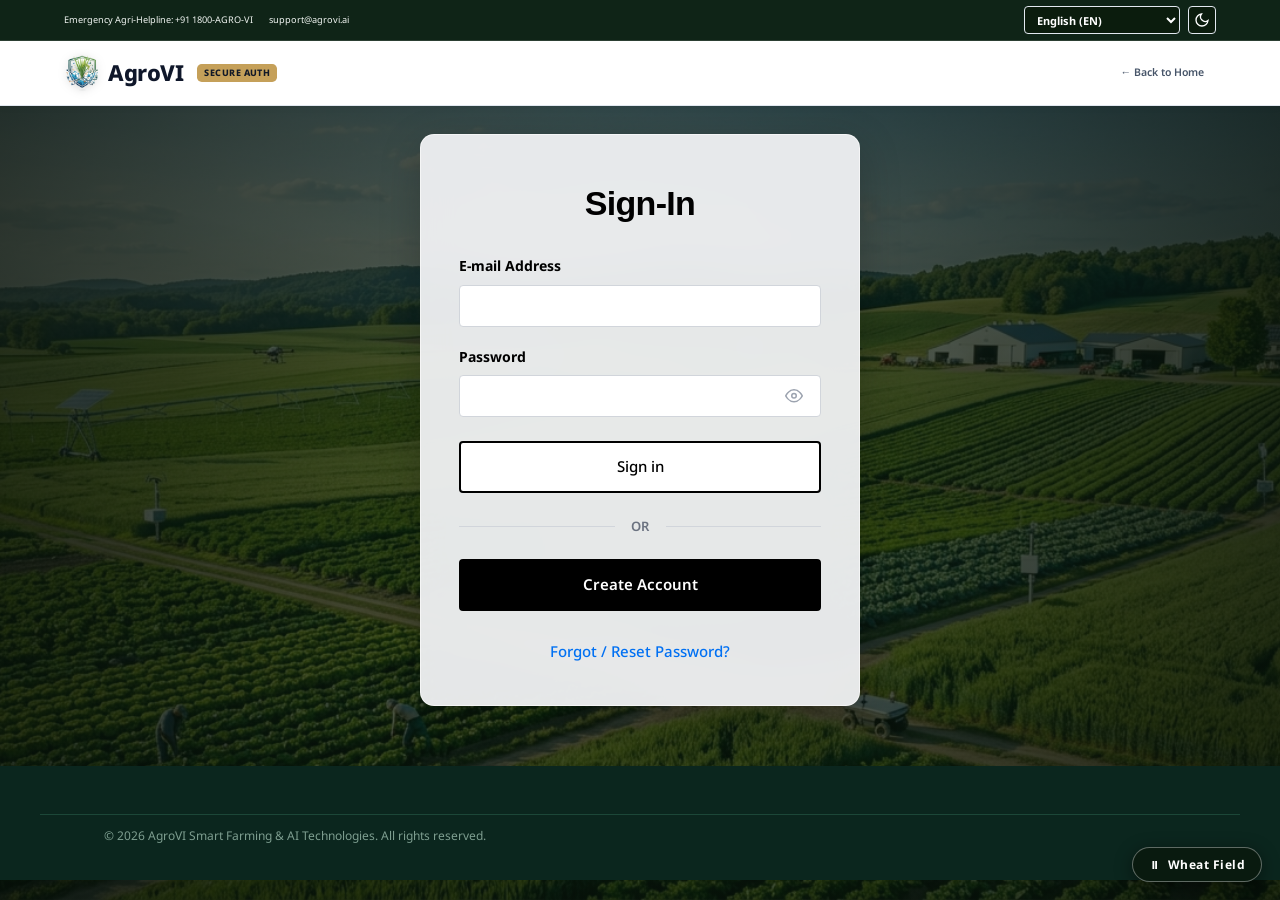
<file: login.html>
<!DOCTYPE html>
<html lang="en" data-theme="light">
<head>
  <meta charset="UTF-8">
  <meta name="viewport" content="width=device-width, initial-scale=1.0">
  <title>AgroVI Portal — Secure Login & Registration</title>

  <link rel="preconnect" href="https://fonts.googleapis.com">
  <link rel="preconnect" href="https://fonts.gstatic.com" crossorigin>
  <link href="https://fonts.googleapis.com/css2?family=Mukta:wght@500;600;700;800&family=Noto+Sans+Tamil:wght@500;600;700&family=Noto+Sans:wght@400;500;600;700;800&display=swap" rel="stylesheet">
  <link rel="stylesheet" href="styles.css?v=20260925_v2">
  <link rel="icon" type="image/png" href="favicon.png">
  <link rel="apple-touch-icon" href="favicon.png">
  <link rel="manifest" href="manifest.json">


  <script>
    (function() {
      const savedTheme = localStorage.getItem('agrovi-theme') || 'system';
      let effectiveTheme = savedTheme;
      if (savedTheme === 'system') {
        effectiveTheme = window.matchMedia('(prefers-color-scheme: dark)').matches ? 'dark' : 'light';
      }
      document.documentElement.setAttribute('data-theme', effectiveTheme);
    })();
  </script>
</head>
<body class="auth-page-body">

  <!-- Atmospheric Golden Wheat Field Background Video -->
  <div class="page-video-bg-container">
    <video class="page-bg-video" id="auth-bg-video" autoplay muted loop playsinline poster="farm-bg.jpg">
      <source src="videos/wheat-field-bg.mp4" type="video/mp4">
      <source src="videos/wheat-field-bg.webm" type="video/webm">
    </video>
    <div class="page-video-overlay auth-video-overlay"></div>
  </div>

  <!-- Floating Video Control Button -->
  <button id="auth-video-toggle" class="floating-video-ctrl-btn" aria-label="Pause background video" title="Pause or Play Golden Wheat Field Video">
    <span class="video-ctrl-icon" id="video-ctrl-icon">⏸</span>
    <span class="video-ctrl-label" id="video-ctrl-label">Wheat Field</span>
  </button>

  <!-- Top Utility Bar -->
  <div class="top-bar">
    <div class="top-bar-inner container">
      <div class="contact-info">
        <span class="contact-item">Emergency Agri-Helpline: +91 1800-AGRO-VI</span>
        <span class="contact-item">support@agrovi.ai</span>
      </div>
      <div class="top-actions">
        <div class="lang-selector">
          <select id="lang-select" class="form-input lang-select-dropdown" style="padding: 3px 8px; font-weight: 700; font-size: 11px; background: var(--green-800); color: #fff; border: 1px solid var(--color-border); border-radius: 4px; cursor: pointer;">
            <option value="en" style="background: #1e293b; color: #fff;">English (EN)</option>
            <option value="hi" style="background: #1e293b; color: #fff;">हिन्दी (Hindi)</option>
            <option value="ta" style="background: #1e293b; color: #fff;">தமிழ் (Tamil)</option>
            <option value="mr" style="background: #1e293b; color: #fff;">मराठी (Marathi)</option>
            <option value="te" style="background: #1e293b; color: #fff;">తెలుగు (Telugu)</option>
            <option value="kn" style="background: #1e293b; color: #fff;">ಕನ್ನಡ (Kannada)</option>
            <option value="pa" style="background: #1e293b; color: #fff;">ਪੰਜਾਬੀ (Punjabi)</option>
            <option value="gu" style="background: #1e293b; color: #fff;">ગુજરાતી (Gujarati)</option>
            <option value="ml" style="background: #1e293b; color: #fff;">മലയാളം (Malayalam)</option>
          </select>
        </div>
        <button id="theme-toggle" class="btn btn-tertiary theme-btn" aria-label="Toggle light/dark mode">
          <svg class="icon-sun" width="16" height="16" viewBox="0 0 24 24" fill="none" stroke="currentColor" stroke-width="2" style="display:none;"><circle cx="12" cy="12" r="5"/><path d="M12 1v2M12 21v2M4.22 4.22l1.42 1.42M18.36 18.36l1.42 1.42M1 12h2M21 12h2M4.22 19.78l1.42-1.42M18.36 5.64l1.42-1.42"/></svg>
          <svg class="icon-moon" width="16" height="16" viewBox="0 0 24 24" fill="none" stroke="currentColor" stroke-width="2"><path d="M21 12.79A9 9 0 1 1 11.21 3 7 7 0 0 0 21 12.79z"/></svg>
        </button>
      </div>
    </div>
  </div>

  <!-- Header -->
  <header class="header">
    <div class="header-inner container">
      <a href="index.html" class="logo">
        <img src="logo.png" alt="AgroVI Logo" class="logo-mark-img">
        <span class="logo-text">AgroVI</span>
        <span class="logo-badge">SECURE AUTH</span>
      </a>
      <nav class="nav">
        <a href="index.html" class="nav-link" data-i18n="backToHome">← Back to Home</a>
      </nav>
    </div>
  </header>

  <!-- Auth Portal Container -->
  <main class="auth-wrapper">
    <div class="auth-clean-card">

      <!-- VIEW 1: SIGN-IN (Matches Reference Image Exactly) -->
      <div id="tab-login" class="auth-tab-pane active">
        <h1 class="auth-clean-title">Sign-In</h1>

        <form id="login-form">
          <div class="form-group" style="margin-bottom: 20px;">
            <label for="login-username" class="auth-clean-label">E-mail Address</label>
            <input type="text" id="login-username" class="auth-clean-input" placeholder="" required autocomplete="username">
          </div>

          <div class="form-group" style="margin-bottom: 24px;">
            <label for="login-password" class="auth-clean-label">Password</label>
            <div class="password-input-group">
              <input type="password" id="login-password" class="auth-clean-input" placeholder="" required autocomplete="current-password">
              <button type="button" class="btn-password-toggle" data-target="login-password" aria-label="Toggle password visibility">
                <svg class="icon-eye" width="18" height="18" viewBox="0 0 24 24" fill="none" stroke="currentColor" stroke-width="2"><path d="M1 12s4-8 11-8 11 8 11 8-4 8-11 8-11-8-11-8z"/><circle cx="12" cy="12" r="3"/></svg>
              </button>
            </div>
          </div>

          <button type="submit" class="btn-clean-outline" id="btn-login-submit">Sign in</button>
        </form>

        <div class="clean-divider">
          <span>OR</span>
        </div>

        <button type="button" class="btn-clean-solid" id="btn-switch-to-register">Create Account</button>

        <button type="button" class="clean-blue-link" id="link-forgot-pass">Forgot / Reset Password?</button>
      </div>

      <!-- VIEW 2: CREATE ACCOUNT -->
      <div id="tab-register" class="auth-tab-pane">
        <h1 class="auth-clean-title">Create Account</h1>

        <form id="register-form">
          <div class="form-group" style="margin-bottom: 16px;">
            <label for="reg-fullname" class="auth-clean-label">Full Name</label>
            <input type="text" id="reg-fullname" class="auth-clean-input" placeholder="" required autocomplete="name">
          </div>

          <div class="form-group" style="margin-bottom: 16px;">
            <label for="reg-email" class="auth-clean-label">E-mail Address</label>
            <input type="email" id="reg-email" class="auth-clean-input" placeholder="" required autocomplete="email">
          </div>

          <div class="form-row" style="display: flex; gap: 12px; margin-bottom: 16px;">
            <div class="form-group" style="flex: 1; margin-bottom: 0;">
              <label for="reg-phone" class="auth-clean-label">Mobile Phone Number</label>
              <input type="tel" id="reg-phone" class="auth-clean-input" placeholder="+91 98765 43210" required autocomplete="tel">
            </div>
            <div class="form-group" style="flex: 1; margin-bottom: 0;">
              <label for="reg-farmsize" class="auth-clean-label">Farm Size (Acres)</label>
              <input type="number" id="reg-farmsize" class="auth-clean-input" placeholder="20" required>
            </div>
          </div>

          <div class="form-group" style="margin-bottom: 24px;">
            <label for="reg-password" class="auth-clean-label">Password (Min 8 Characters)</label>
            <div class="password-input-group">
              <input type="password" id="reg-password" class="auth-clean-input" placeholder="" required autocomplete="new-password">
              <button type="button" class="btn-password-toggle" data-target="reg-password" aria-label="Toggle password visibility">
                <svg class="icon-eye" width="18" height="18" viewBox="0 0 24 24" fill="none" stroke="currentColor" stroke-width="2"><path d="M1 12s4-8 11-8 11 8 11 8-4 8-11 8-11-8-11-8z"/><circle cx="12" cy="12" r="3"/></svg>
              </button>
            </div>
            <div class="pass-meter-wrapper" style="margin-top: 8px;">
              <div class="flex-between font-mono" style="font-size: 10px; margin-bottom: 4px;">
                <span>Password Strength:</span>
                <strong id="pass-strength-text" style="color: var(--color-primary);">Too Short</strong>
              </div>
              <div class="progress-track" style="height: 4px; background: #e5e7eb; border-radius: 2px;">
                <div id="pass-strength-bar" style="width: 10%; height: 100%; background: #dc2626; border-radius: 2px; transition: all 0.2s;"></div>
              </div>
            </div>
          </div>

          <button type="submit" class="btn-clean-solid" id="btn-register-submit">Create Account</button>
        </form>

        <div class="clean-divider">
          <span>OR</span>
        </div>

        <button type="button" class="btn-clean-outline" id="btn-switch-to-login">Sign in</button>
      </div>

      <!-- VIEW 3: FORGOT / RESET PASSWORD -->
      <div id="tab-forgot" class="auth-tab-pane">
        
        <!-- STEP 1: Enter Email -->
        <div id="forgot-step-1">
          <h1 class="auth-clean-title">Reset Password</h1>
          <p style="text-align: center; font-size: 14px; color: var(--color-text-muted); margin-bottom: 24px; line-height: 1.5;">
            Enter your registered email address to receive a secure 6-digit verification code.
          </p>

          <form id="forgot-form-email">
            <div class="form-group" style="margin-bottom: 24px;">
              <label for="forgot-email" class="auth-clean-label">E-mail Address</label>
              <input type="email" id="forgot-email" class="auth-clean-input" placeholder="" required autocomplete="email">
            </div>

            <button type="submit" class="btn-clean-outline" id="btn-forgot-send-code">
              Send 6-Digit Code
            </button>
          </form>

          <div class="clean-divider">
            <span>OR</span>
          </div>

          <button type="button" class="btn-clean-solid" id="btn-forgot-to-login">Back to Sign In</button>
        </div>

        <!-- STEP 2: Enter 6-Digit OTP -->
        <div id="forgot-step-2" style="display: none;">
          <h1 class="auth-clean-title">Verify Code</h1>
          <p style="text-align: center; font-size: 14px; color: var(--color-text-muted); margin-bottom: 20px;">
            Enter the 6-digit code sent to <span id="forgot-target-email" class="otp-email-target"></span>
          </p>

          <div class="otp-inputs-row" id="forgot-otp-container">
            <input type="text" maxlength="1" inputmode="numeric" class="otp-digit-input forgot-otp-input" data-index="0" autofocus>
            <input type="text" maxlength="1" inputmode="numeric" class="otp-digit-input forgot-otp-input" data-index="1">
            <input type="text" maxlength="1" inputmode="numeric" class="otp-digit-input forgot-otp-input" data-index="2">
            <input type="text" maxlength="1" inputmode="numeric" class="otp-digit-input forgot-otp-input" data-index="3">
            <input type="text" maxlength="1" inputmode="numeric" class="otp-digit-input forgot-otp-input" data-index="4">
            <input type="text" maxlength="1" inputmode="numeric" class="otp-digit-input forgot-otp-input" data-index="5">
          </div>

          <div class="otp-resend-row" style="margin-bottom: 20px;">
            <span>Didn't get code?</span>
            <button type="button" class="otp-resend-btn" id="btn-forgot-resend">Resend Code (45s)</button>
          </div>

          <button type="button" class="btn-clean-outline" id="btn-forgot-verify-code">
            Verify Code
          </button>
          <button type="button" class="clean-blue-link" id="btn-forgot-back-email">
            &larr; Change Email Address
          </button>
        </div>

        <!-- STEP 3: Set New Password -->
        <div id="forgot-step-3" style="display: none;">
          <h1 class="auth-clean-title">New Password</h1>
          <p style="text-align: center; font-size: 14px; color: var(--color-text-muted); margin-bottom: 20px;">
            Your identity has been verified. Enter a secure new password for your account.
          </p>

          <form id="forgot-form-newpass">
            <div class="form-group" style="margin-bottom: 16px;">
              <label for="forgot-new-password" class="auth-clean-label">New Password (Min 8 Characters)</label>
              <div class="password-input-group">
                <input type="password" id="forgot-new-password" class="auth-clean-input" placeholder="" required autocomplete="new-password">
                <button type="button" class="btn-password-toggle" data-target="forgot-new-password" aria-label="Toggle password visibility">
                  <svg class="icon-eye" width="18" height="18" viewBox="0 0 24 24" fill="none" stroke="currentColor" stroke-width="2"><path d="M1 12s4-8 11-8 11 8 11 8-4 8-11 8-11-8-11-8z"/><circle cx="12" cy="12" r="3"/></svg>
                </button>
              </div>
            </div>

            <div class="form-group" style="margin-bottom: 24px;">
              <label for="forgot-confirm-password" class="auth-clean-label">Confirm New Password</label>
              <div class="password-input-group">
                <input type="password" id="forgot-confirm-password" class="auth-clean-input" placeholder="" required autocomplete="new-password">
                <button type="button" class="btn-password-toggle" data-target="forgot-confirm-password" aria-label="Toggle password visibility">
                  <svg class="icon-eye" width="18" height="18" viewBox="0 0 24 24" fill="none" stroke="currentColor" stroke-width="2"><path d="M1 12s4-8 11-8 11 8 11 8-4 8-11 8-11-8-11-8z"/><circle cx="12" cy="12" r="3"/></svg>
                </button>
              </div>
            </div>

            <button type="submit" class="btn-clean-solid" id="btn-forgot-save-pass">
              Update Password &amp; Sign In
            </button>
          </form>
        </div>

      </div>
    </div>
  </main>

  <!-- GMAIL-STYLE SIGN UP OTP VERIFICATION MODAL -->
  <div id="signup-otp-modal" class="otp-overlay" role="dialog" aria-modal="true">
    <div class="otp-card">
      <button type="button" class="otp-close-btn" id="btn-signup-otp-close" title="Close">
        <svg width="20" height="20" viewBox="0 0 24 24" fill="none" stroke="currentColor" stroke-width="2"><line x1="18" y1="6" x2="6" y2="18"/><line x1="6" y1="6" x2="18" y2="18"/></svg>
      </button>

      <div class="otp-icon-wrap">
        <svg width="26" height="26" viewBox="0 0 24 24" fill="none" stroke="currentColor" stroke-width="2"><path d="M4 4h16c1.1 0 2 .9 2 2v12c0 1.1-.9 2-2 2H4c-1.1 0-2-.9-2-2V6c0-1.1.9-2 2-2z"/><polyline points="22,6 12,13 2,6"/></svg>
      </div>

      <h2 class="otp-title">Verify Your Email</h2>
      <p class="otp-subtitle">
        We sent a 6-digit security code to<br>
        <span id="signup-target-email" class="otp-email-target">farmer@agrovi.ai</span>
      </p>

      <div class="otp-inputs-row" id="signup-otp-container">
        <input type="text" maxlength="1" inputmode="numeric" class="otp-digit-input signup-otp-input" data-index="0" autofocus>
        <input type="text" maxlength="1" inputmode="numeric" class="otp-digit-input signup-otp-input" data-index="1">
        <input type="text" maxlength="1" inputmode="numeric" class="otp-digit-input signup-otp-input" data-index="2">
        <input type="text" maxlength="1" inputmode="numeric" class="otp-digit-input signup-otp-input" data-index="3">
        <input type="text" maxlength="1" inputmode="numeric" class="otp-digit-input signup-otp-input" data-index="4">
        <input type="text" maxlength="1" inputmode="numeric" class="otp-digit-input signup-otp-input" data-index="5">
      </div>

      <div class="otp-resend-row">
        <span>Didn't receive code?</span>
        <button type="button" class="otp-resend-btn" id="btn-signup-resend">Resend Code (45s)</button>
      </div>

      <button type="button" class="btn btn-primary btn-full btn-large" id="btn-signup-verify-submit">
        Verify &amp; Create Account
      </button>

      <div style="margin-top: 16px;">
        <button type="button" id="btn-signup-edit-details" style="background: none; border: none; color: var(--color-primary); font-size: 0.82rem; cursor: pointer; text-decoration: underline;">
          Wrong email? Edit details
        </button>
      </div>
    </div>
  </div>



  <footer class="footer">
    <div class="footer-bottom container">
      <p data-i18n="footerCopyright">© 2026 AgroVI Smart Farming & AI Technologies. All rights reserved.</p>
    </div>
  </footer>

  <script type="module">
    import { Auth } from './js/auth.js';
    import { initTheme } from './js/theme.js';
    import { initLanguage } from './js/i18n.js';

    document.addEventListener('DOMContentLoaded', () => {
      initTheme();
      initLanguage();
      Auth.init();

      // Atmospheric Wheat Field Video Controller with Autoplay Resilience
      const bgVideo = document.getElementById('auth-bg-video');
      const videoToggleBtn = document.getElementById('auth-video-toggle');
      const videoCtrlIcon = document.getElementById('video-ctrl-icon');
      const videoCtrlLabel = document.getElementById('video-ctrl-label');

      if (bgVideo) {
        bgVideo.muted = true;
        bgVideo.defaultMuted = true;
        bgVideo.playsInline = true;

        const updateBtn = (playing) => {
          if (videoCtrlIcon) videoCtrlIcon.textContent = playing ? '⏸' : '▶';
          if (videoCtrlLabel) videoCtrlLabel.textContent = playing ? 'Wheat Field' : 'Play Video';
          if (videoToggleBtn) {
            videoToggleBtn.setAttribute('aria-label', playing ? 'Pause background video' : 'Play background video');
            videoToggleBtn.title = playing ? 'Pause Golden Wheat Field Video' : 'Play Golden Wheat Field Video';
          }
        };

        bgVideo.addEventListener('play', () => updateBtn(true));
        bgVideo.addEventListener('pause', () => updateBtn(false));
        bgVideo.addEventListener('canplay', () => {
          if (bgVideo.paused) attemptPlay();
        });

        const attemptPlay = () => {
          bgVideo.muted = true;
          const p = bgVideo.play();
          if (p !== undefined) {
            p.then(() => {
              updateBtn(true);
            }).catch(() => {
              updateBtn(false);
            });
          }
        };

        // Universal interaction unlocker for strict autoplay blockers
        const unlockAutoplay = () => {
          if (bgVideo.paused) {
            bgVideo.muted = true;
            bgVideo.play().then(() => updateBtn(true)).catch(() => {});
          }
          ['pointerdown', 'touchstart', 'click', 'scroll', 'keydown'].forEach(evt => {
            window.removeEventListener(evt, unlockAutoplay);
          });
        };
        ['pointerdown', 'touchstart', 'click', 'scroll', 'keydown'].forEach(evt => {
          window.addEventListener(evt, unlockAutoplay, { once: true, passive: true });
        });

        attemptPlay();
        window.addEventListener('load', () => {
          if (bgVideo.paused) attemptPlay();
        });

        if (videoToggleBtn) {
          videoToggleBtn.addEventListener('click', (e) => {
            e.stopPropagation();
            if (bgVideo.paused) {
              bgVideo.play().catch(() => {});
            } else {
              bgVideo.pause();
            }
          });
        }
      }
    });
  </script>
</body>
</html>
</file>
<file: styles.css>
/* ============================================ LEVEL 1: PRIMITIVE TOKENS ============================================ */
:root {
  /* Greens — Formal Enterprise Canopy */
  --green-50: #f0f5f1;
  --green-100: #d6e5d8;
  --green-200: #adcbb1;
  --green-300: #7ca882;
  --green-400: #427248;
  --green-500: #1e4620;
  --green-600: #173819;
  --green-700: #112a13;
  --green-800: #0b1c0d;
  --green-900: #061007;

  /* Earth / Formal Brushed Gold */
  --earth-50: #fdfaf4;
  --earth-100: #f7eedb;
  --earth-200: #ebd9b3;
  --earth-300: #c5a059;
  --earth-400: #b89343;
  --earth-500: #8a6c2a;
  --earth-600: #6d5520;

  /* Neutrals */
  --grey-50: #f8faf7;
  --grey-100: #f1f5f2;
  --grey-200: #e2e8f0;
  --grey-300: #cbd5e1;
  --grey-400: #94a3b8;
  --grey-500: #64748b;
  --grey-600: #475569;
  --grey-700: #334155;
  --grey-800: #1e293b;
  --grey-900: #0f172a;

  /* Status */
  --red-500: #dc2626;
  --amber-500: #d97706;
  --lime-400: #c5a059;

  /* Ultra-Crisp Sans-Serif Typography Stacks (Matching Govt Agri Portal Standard) */
  --font-serif: "Noto Sans", "Mukta", "Segoe UI", "Roboto", -apple-system, sans-serif;
  --font-sans: "Noto Sans", "Mukta", "Segoe UI", "Roboto", -apple-system, sans-serif;
  --font-mono: "Consolas", "Roboto Mono", monospace;

  --text-xs: 0.68rem;
  --text-sm: 0.78rem;
  --text-base: 0.88rem;
  --text-lg: 1.05rem;
  --text-xl: 1.25rem;
  --text-2xl: 1.55rem;

  --lh-heading: 1.2;
  --lh-body: 1.45;

  /* Compact Spacing Grid */
  --space-0-5: 0.2rem;   /* 3px */
  --space-1: 0.375rem;   /* 6px */
  --space-2: 0.75rem;    /* 12px */
  --space-3: 1.125rem;   /* 18px */
  --space-4: 1.5rem;     /* 24px */
  --space-5: 2.25rem;    /* 36px */
  --space-6: 3rem;       /* 48px */

  --radius-sm: 0.35rem;
  --radius-md: 0.5rem;
  --radius-lg: 0.75rem;
  --radius-full: 9999px;

  --container-max: 68rem;
  --touch-target-min: 2.25rem;
}

/* ============================================ LEVEL 2: SEMANTIC TOKENS — LIGHT MODE ============================================ */
:root {
  color-scheme: light;
  --bg-dominant: #f8faf7;
  --bg-surface: #ffffff;
  --bg-surface-warm: #f1f5f2;
  --bg-body-overlay: linear-gradient(rgba(240, 247, 240, 0.48), rgba(245, 248, 245, 0.62));

  --color-text-main: #0f172a;        /* 17.4:1 AAA Sharp Text */
  --color-text-muted: #475569;       /* 7.5:1 AAA */
  --color-text-inverse: #ffffff;

  --color-primary: #1e4620;          /* Deep Canopy Green */
  --color-secondary: #427248;
  --color-accent: #c5a059;            /* Brushed Gold */
  --color-accent-amber: #d97706;

  --color-border: #e2e8f0;
  --color-border-strong: #cbd5e1;

  --color-success: #1e4620;
  --color-warning: #d97706;
  --color-error: #dc2626;

  --white: var(--bg-surface);
  --line: var(--color-border);
  --ink: var(--color-text-main);
  --muted: var(--color-text-muted);
  --moss: var(--color-primary);
  --dark: #10281f;

  --shadow-subtle: 0 2px 8px rgba(0, 0, 0, 0.04);
  --shadow-card: 0 4px 14px rgba(0, 0, 0, 0.06);
  --shadow-elevated: 0 12px 32px rgba(0, 0, 0, 0.10);

  /* Component Level Tokens */
  --btn-primary-bg: var(--color-primary);
  --btn-primary-text: #ffffff;
  --btn-primary-bg-hover: var(--color-secondary);
}

/* ============================================ LEVEL 2: SEMANTIC TOKENS — DARK MODE ============================================ */
:root[data-theme="dark"] {
  color-scheme: dark;
  --bg-dominant: #0f172a;             /* Deep slate dark */
  --bg-surface: #1e293b;              /* Solid surface card */
  --bg-surface-warm: #111827;
  --bg-body-overlay: linear-gradient(rgba(15, 23, 42, 0.78), rgba(15, 23, 42, 0.88));

  --color-text-main: var(--grey-50);           /* #f9fafb 15.8:1 AAA */
  --color-text-muted: var(--grey-300);        /* #d1d5db 9.2:1 AAA */
  --color-text-inverse: var(--grey-900);

  --color-primary: var(--green-300);         /* #6db367 5.8:1 AA */
  --color-secondary: var(--green-200);       /* #a3d9a0 */
  --color-accent: var(--earth-300);          /* #d4b86a 8.1:1 AAA */
  --color-accent-amber: var(--amber-500);

  --color-border: var(--grey-700);
  --color-border-strong: var(--grey-600);

  --color-success: var(--green-300);
  --color-warning: var(--amber-500);
  --color-error: #f87171;

  --white: var(--bg-surface);
  --line: var(--color-border);
  --ink: var(--color-text-main);
  --muted: var(--color-text-muted);
  --moss: var(--color-primary);
  --dark: #0a1712;

  --shadow-subtle: 0 2px 8px rgba(0, 0, 0, 0.3);
  --shadow-card: 0 8px 24px rgba(0, 0, 0, 0.4);
  --shadow-elevated: 0 16px 40px rgba(0, 0, 0, 0.5);

  /* Component Level Tokens (Dark Mode Text Contrast Fix: Dark text on light green button!) */
  --btn-primary-bg: var(--green-300);
  --btn-primary-text: var(--grey-900);        /* 5.8:1 AA Pass! */
  --btn-primary-bg-hover: var(--green-200);
}

/* Dark Mode Image Filter */
:root[data-theme="dark"] img {
  filter: brightness(0.85) saturate(0.9);
}

* { box-sizing: border-box; }
html { scroll-behavior: smooth; font-size: 13.5px; }
body {
  margin: 0;
  min-width: 320px;
  min-height: 100vh;
  overflow-x: clip;
  background: var(--bg-body-overlay), url('farm-bg.jpg') center center / cover fixed no-repeat;
  color: var(--color-text-main);
  font-family: var(--font-sans);
  font-size: var(--text-base);
  line-height: var(--lh-body);
  -webkit-font-smoothing: antialiased;
}
p { max-width: 66ch; line-height: var(--lh-body); }
button, a { font: inherit; touch-action: manipulation; }
button { cursor: pointer; min-height: var(--touch-target-min); }
a { color: inherit; text-decoration: none; min-height: var(--touch-target-min); display: inline-flex; align-items: center; }

/* Accessible Focus Rings */
:focus-visible {
  outline: 3px solid var(--color-accent);
  outline-offset: 3px;
  border-radius: var(--radius-sm);
}

.app-shell { min-height: 100vh; display: flex; }
.sidebar { width: 254px; padding: 30px 16px 18px; background: var(--dark); color: #d6e9df; display: flex; flex-direction: column; position: fixed; top: 0; bottom: 0; left: 0; z-index: 2; }
.brand { display: flex; align-items: center; gap: 10px; padding: 0 8px; color: #f5f9f3; font-weight: 800; font-size: 24px; letter-spacing: -0.8px; text-decoration: none; }
.brand-logo-wrap { display: inline-flex; align-items: center; justify-content: center; width: 32px; height: 32px; flex-shrink: 0; }
.brand-text { display: inline-block; white-space: nowrap; font-size: 24px; letter-spacing: -0.5px; }
.brand-text span { color: var(--lime); }
.sidebar nav { margin-top: 40px; display: flex; flex-direction: column; gap: 6px; }
.nav-link { height: 44px; display: flex; align-items: center; gap: 12px; padding: 0 14px; border-radius: 10px; color: #9db8aa; font-weight: 600; text-decoration: none; transition: all .2s ease; overflow: hidden; box-sizing: border-box; }
.nav-link:hover, .nav-link.active { background: #194b3a; color: #f9fff9; }
.nav-link.active { box-shadow: inset 3px 0 0 var(--lime); }
.nav-link span { white-space: nowrap; font-size: 13.5px; line-height: 1; }
.nav-icon { width: 18px; height: 18px; flex-shrink: 0; color: currentColor; opacity: 0.85; transition: opacity .2s ease; }
.nav-link:hover .nav-icon, .nav-link.active .nav-icon { opacity: 1; }
.field-card { background: #154433; border: 1px solid #2d6250; border-radius: 12px; padding: 12px; display: grid; grid-template-columns: 38px 1fr 16px; gap: 8px; align-items: center; margin-top: auto; }
.field-map { width: 36px; height: 36px; border-radius: 9px; background: #285f48; position: relative; overflow: hidden; }.map-line { position: absolute; background: #5d9277; height: 1px; width: 50px; transform: rotate(-34deg); }.line-a { top: 10px; left: -4px; }.line-b { top: 26px; left: -7px; }.map-dot { position: absolute; width: 7px; height: 7px; background: var(--lime); border-radius: 50%; left: 19px; top: 16px; box-shadow: 0 0 0 3px #264f3d; }.field-card small,.farmer small { display:block; color:#86a898; font-size:8px; letter-spacing:.7px; font-weight:700; }.field-card strong { display:block; color:#fff; font-size:11px; margin-top:2px; }.field-card p { margin:2px 0 0; font-size:9px; color:#9ebbac; }.small-button,.more,.dots { border:0;background:transparent;color:inherit;padding:0; }.small-button { font-size:16px; }.sidebar-bottom { margin-top:16px; }.farmer { display:flex; gap:9px; align-items:center; padding:12px 8px 9px; }.avatar { width:27px;height:27px;border-radius:50%;background:#d8ee80;color:#173f30;font-size:9px;font-weight:800;display:grid;place-items:center; }.farmer b { color:#fff; font-size:10px; display:block; }.more { margin-left:auto;color:#8fac9e;letter-spacing:1px; }.sync-status { margin:0 8px; border-top:1px solid #255442; padding-top:12px; font-size:9px;color:#90aa9c; }.sync-status span { display:inline-block;width:6px;height:6px;border-radius:50%;background:#61d399;margin-right:5px; }
main { margin-left:254px; width:calc(100% - 254px); min-width:0; }
.topbar { height:70px; padding:0 36px; display:flex;align-items:center;justify-content:space-between;border-bottom:1px solid var(--line);background:rgba(255,255,252,.75); }
.topbar-left { display: flex; align-items: center; gap: 16px; }
.header-brand { display: flex; align-items: center; gap: 8px; font-weight: 800; font-size: 17px; color: var(--ink); text-decoration: none; padding-right: 14px; border-right: 1px solid var(--line); letter-spacing: -0.4px; }
.header-brand span strong { color: var(--moss); }
.header-brand-icon { flex-shrink: 0; }
.menu-button { display:none; }
.breadcrumb { color:#84938c;font-size:11px; }.breadcrumb b { color:#c3cec7;margin:0 9px; }.breadcrumb strong { color:var(--ink); }.top-actions { display:flex;align-items:center;gap:13px; }.language,.icon-button,.help-button { border:0;background:transparent; color:var(--ink); }.language { font-size:12px; font-weight:700; }.language span { color:#82938a; font-size:10px; margin-left:2px; }.icon-button { width:34px;height:34px;border-radius:50%;position:relative;display:grid;place-items:center; }.icon-button:hover { background:#edf2ed; }.ico.bell:before { content:"";position:absolute;border:1.7px solid currentColor;border-radius:9px 9px 4px 4px;width:11px;height:12px;left:3px;top:2px; }.ico.bell:after { content:"";position:absolute;border-radius:50%;background:currentColor;width:3px;height:3px;left:7px;bottom:1px; }.notify i { position:absolute;width:6px;height:6px;right:7px;top:7px;border-radius:50%;background:var(--coral);border:1px solid var(--white); }.help-button { font-size:11px;font-weight:700;background:var(--ink);color:white;padding:9px 14px;border-radius:7px; }
.content { max-width: 1590px; margin: 0 auto; padding: 40px 50px 65px; }.welcome-row { display:flex; justify-content:space-between; align-items:center; gap:30px; }.eyebrow { margin:0 0 7px;color:#658075;font-size:9px;font-weight:800;letter-spacing:1.1px; }.eyebrow > span { width:7px;height:7px;border-radius:50%;background:#35b27f;display:inline-block;margin-right:5px; }.welcome-row h1 { margin:0; font-family:var(--serif);font-size:34px;letter-spacing:-1.2px;line-height:1.1; }.intro { margin:8px 0 0;font-size:12px;color:var(--muted); }.live-clock { border-left:1px solid var(--line); padding-left:26px; display:flex;gap:9px;align-items:center;min-width:315px; }.sun-icon { color:#e5a22d;font-size:23px; }.live-clock b { font-family:var(--serif);font-size:23px;line-height:1; }.live-clock small { font-size:10px;color:var(--muted);display:block;margin-top:3px; }.live-clock .time { margin-left:auto;font:10px var(--mono);color:#6b8075; }
.command-cards { display:grid;grid-template-columns:repeat(4,1fr);gap:12px;margin:34px 0 18px; }.command-card { padding:15px; border:1px solid var(--line); background:var(--white);border-radius:12px;display:grid;grid-template-columns:34px 1fr 20px;gap:10px;align-items:center;min-width:0;transition:transform .2s,box-shadow .2s,border .2s; }.command-card:hover { transform:translateY(-2px);box-shadow:0 7px 20px #2341290c;border-color:#b8d8c6; }.command-card.active { background:#e8f8f0;border-color:#7dc9a6; }.command-card small { display:block;color:#779085;font-weight:800;font-size:8px;letter-spacing:.65px;white-space:nowrap; }.command-card b { font-size:12px;letter-spacing:-.3px;display:block;margin-top:3px;white-space:nowrap; }.command-card em { display:block;font-size:9px;color:#718379;font-style:normal;margin-top:3px;white-space:nowrap;overflow:hidden;text-overflow:ellipsis; }
.arrow { display: inline-flex; align-items: center; justify-content: center; color:#8eaaa0; transition: transform .2s ease, color .2s ease; }
.command-card:hover .arrow { transform: translate(2px, -2px); color: var(--moss); }
.command-icon { width:33px;height:33px;border-radius:9px;display:grid;place-items:center;font-size:19px; }.scan-icon { border:1px solid #75c5a2;position:relative; }.scan-icon i { position:absolute;width:7px;height:7px;border-color:#24966a;border-style:solid; }.scan-icon i:nth-child(1){top:6px;left:6px;border-width:1.5px 0 0 1.5px}.scan-icon i:nth-child(2){top:6px;right:6px;border-width:1.5px 1.5px 0 0}.scan-icon i:nth-child(3){bottom:6px;left:6px;border-width:0 0 1.5px 1.5px}.scan-icon i:nth-child(4){bottom:6px;right:6px;border-width:0 1.5px 1.5px 0}.nutrition-icon{background:#f5f1d8;color:#8f9d32}.water-icon{background:#e1f3f6;color:#328a9a}.weather-icon{background:#fff0d4;color:#d39327}
.dashboard-grid { display:grid;grid-template-columns:1.28fr .72fr;gap:18px; }.panel { border:1px solid var(--line);background:var(--white);border-radius:14px;padding:22px;min-width:0; }.panel-heading { display:flex;align-items:flex-start;justify-content:space-between;gap:10px; }.panel h2 { font-family:var(--serif);font-size:21px;line-height:1.1;margin:0;letter-spacing:-.5px; }.panel-heading.compact h2 { font-family:var(--sans);font-size:15px;letter-spacing:-.45px; }.pulse { display:inline-block;width:6px;height:6px;background:#39bb83;border-radius:50%;margin-left:3px;box-shadow:0 0 0 3px #d5f0e3; }.subtle-button { padding:8px 11px;border-radius:7px;border:1px solid #cbded2;background:transparent;color:#296e52;font-size:10px;font-weight:800;white-space:nowrap; }.camera-mini { display:inline-block;border:1.3px solid currentColor;width:12px;height:8px;border-radius:2px;margin-right:4px;vertical-align:-1px;position:relative; }.camera-mini:before { content:"";width:3px;height:2px;border:1px solid currentColor;border-bottom:0;position:absolute;top:-4px;left:2px; }.camera-mini:after { content:"";width:2px;height:2px;border:1px solid currentColor;border-radius:50%;position:absolute;top:1px;left:4px; }
.vision-stage { height:270px;position:relative;margin-top:20px;border-radius:10px;overflow:hidden;background:#10281f;background-image:linear-gradient(130deg,transparent 25%,#153d2e 25%,#153d2e 27%,transparent 27%),linear-gradient(50deg,transparent 66%,#174631 66%,#174631 68%,transparent 68%); }.stage-info,.model-tag { position:absolute;font:8px var(--mono);letter-spacing:.4px;color:#75cba7;z-index:1; }.stage-info { top:13px;left:14px; }.online-dot{display:inline-block;width:5px;height:5px;background:#50d694;border-radius:50%;margin-right:5px;}.model-tag{bottom:13px;right:14px;color:#44ab7c}.scan-corner { position:absolute;width:20px;height:20px;border-color:#6ed1a8;border-style:solid;opacity:.72; }.tl{left:14px;top:14px;border-width:1px 0 0 1px}.tr{right:14px;top:14px;border-width:1px 1px 0 0}.bl{left:14px;bottom:14px;border-width:0 0 1px 1px}.br{right:14px;bottom:14px;border-width:0 1px 1px 0}.scan-area{width:218px;height:175px;position:absolute;left:50%;top:50%;transform:translate(-50%,-44%);border:1.4px dashed #38c58b;border-radius:5px;background:radial-gradient(ellipse at center,#477321 0,#2f5b1e 24%,#22482a75 51%,transparent 71%);box-shadow:0 0 33px #1f875c80 inset,0 0 15px #4de0a055;}.scan-label{position:absolute;left:0;top:-19px;background:#2bc58a;color:#092f24;padding:3px 5px;border-radius:2px;font:7px var(--mono);font-weight:700;white-space:nowrap;}.plant{position:absolute;left:50%;bottom:13px;transform:translateX(-50%);width:142px;height:143px;filter:drop-shadow(0 0 8px #173c21);}.stem{position:absolute;background:#4fac4d;width:5px;height:105px;left:69px;top:38px;border-radius:5px;transform:rotate(-4deg);}.leaf{position:absolute;background:linear-gradient(130deg,#99d140,#528f2e 60%,#3d7728);border-radius:100% 0 100% 0;transform-origin:bottom right;box-shadow:inset 3px -3px #377227;}.leaf:after{content:"";position:absolute;width:1px;height:92%;background:#c9ed6c;left:43%;bottom:0;transform:rotate(-41deg);opacity:.45;}.leaf-left{width:70px;height:65px;left:0;top:71px;transform:rotate(41deg);}.leaf-top{width:66px;height:90px;left:35px;top:1px;transform:rotate(8deg);}.leaf-right{width:69px;height:64px;right:0;top:65px;transform:rotate(-52deg);}.spot{position:absolute;border-radius:50%;background:radial-gradient(circle,#5c3011 17%,#bb7424 20% 32%,#704017 36% 46%,#d09235 50% 63%,#6d4518 66% 70%,transparent 72%);z-index:2;}.spot-one{height:31px;width:31px;top:43px;left:50px}.spot-two{height:15px;width:15px;top:88px;left:26px}.spot-three{height:13px;width:13px;top:99px;right:24px}.scan-cross{background:#b8e877;position:absolute;opacity:.8}.scan-cross.x{height:1px;left:-19px;right:-19px;top:50%}.scan-cross.y{width:1px;top:-19px;bottom:-19px;left:50%}.diagnosis-row{display:flex;align-items:center;gap:12px;border:1px solid #dcece1;background:#f6fcf8;border-radius:9px;padding:11px 12px;margin-top:13px;}.disease-icon{width:32px;height:32px;border-radius:7px;background:#f8e5d9;position:relative;flex:none;}.disease-icon:before,.disease-icon:after,.disease-icon span{content:"";position:absolute;border-radius:50%;background:#c65e42}.disease-icon:before{width:12px;height:12px;left:10px;top:10px}.disease-icon:after{width:5px;height:5px;left:6px;top:8px}.disease-icon span{width:4px;height:4px;right:6px;bottom:8px}.diagnosis-row small{display:block;font-size:8px;color:#7d9185;font-weight:800;letter-spacing:.7px}.diagnosis-row h3{font-size:12px;margin:2px 0;font-weight:800}.diagnosis-row h3 span{font-size:8px;background:#d7f1e3;color:#277b58;border-radius:10px;padding:3px 5px;margin-left:3px}.diagnosis-row p{margin:0;color:#788a80;font-size:9px}.view-result{margin-left:auto;border:0;background:transparent;color:#176946;font-size:10px;font-weight:800;white-space:nowrap}.view-result span{font-size:16px;margin-left:3px;vertical-align:-1px}
.field-pulse { padding-bottom:17px; }.dots { color:#70877b;font-size:16px;letter-spacing:1px;line-height:1; }.score-wrap { display:flex;align-items:center;gap:17px;margin:20px 0 18px; }.score-ring { width:92px;height:92px;border-radius:50%;background:conic-gradient(#2eae78 0 82%,#e6eee9 82% 100%);position:relative;display:grid;place-items:center;flex:none; }.score-ring:after{content:"";position:absolute;inset:7px;border-radius:50%;background:var(--white)}.score-ring div{z-index:1;text-align:center}.score-ring b{display:block;font-family:var(--serif);font-size:30px;line-height:.9}.score-ring small{font-size:7px;letter-spacing:.8px;color:#6d8a7d;font-weight:800}.score-copy b{font-size:12px}.score-copy p{color:#788a80;font-size:10px;line-height:1.5;margin:4px 0 0}.score-copy strong{color:#31976d}.pulse-stats{display:grid;grid-template-columns:repeat(3,1fr);border-top:1px solid #e2e9e3;border-bottom:1px solid #e2e9e3;padding:13px 0}.pulse-stats>div{position:relative;padding-left:20px;min-width:0}.pulse-stats>div+div{border-left:1px solid #e2e9e3;margin-left:9px;padding-left:25px}.pulse-stats small{display:block;font-size:8px;color:#74877d;white-space:nowrap}.pulse-stats b{font-size:17px;letter-spacing:-.6px;display:block;margin:3px 0 1px}.pulse-stats b span{font-size:8px;color:#84958b}.pulse-stats em{font-size:8px;font-weight:800;font-style:normal}.positive{color:#289d6c}.attention{color:#d28a3e}.tiny-icon{position:absolute;left:0;top:2px;width:13px;height:13px}.leaf-tiny{border:1.5px solid #43aa70;border-radius:80% 0 80% 0;transform:rotate(-40deg)}.water-tiny{border:1.5px solid #46a6ba;border-radius:50% 50% 60% 60%;transform:rotate(45deg);width:10px;height:13px;top:3px}.soil-tiny{background:linear-gradient(#bf8f51 0 25%,transparent 25% 40%,#9a6938 40% 64%,transparent 64% 75%,#c49b65 75%);border-radius:2px}.sentinel-note{display:flex;align-items:center;gap:8px;background:#f3f6eb;margin-top:14px;padding:8px;border-radius:7px}.brain{width:21px;height:21px;border-radius:5px;background:#d8ed83;color:#3d6835;display:grid;place-items:center;font-size:12px}.sentinel-note p{margin:0;font-size:9px;color:#687c71;line-height:1.4}.sentinel-note p b{color:#2d5a44}.sentinel-note button{margin-left:auto;border:0;background:none;color:#65927c;font-size:15px}
.nutrition-panel,.irrigation-panel{grid-column:span 1}.nutrient-layout{display:flex;align-items:center;gap:22px;margin:22px 0 14px}.nutrient-meter{width:116px;height:116px;border-radius:50%;background:conic-gradient(#bddb58 0 24%,#42a979 24% 76%,#eab250 76% 84%,#e6eee8 84%);display:grid;place-items:center;position:relative;flex:none}.nutrient-meter:after{content:"";position:absolute;inset:8px;background:var(--white);border-radius:50%}.meter-core{z-index:1;text-align:center}.meter-core b{font:29px var(--serif);display:block;line-height:.9}.meter-core small{font-size:8px;color:#698074}.nutrient-list{flex:1;display:grid;gap:13px;width:100%}.nutrient-list>div{display:grid;grid-template-columns:19px 1fr 32px;align-items:center;gap:7px}.nutrient-list span{width:19px;height:19px;border-radius:5px;display:grid;place-items:center;background:#e9f5d8;color:#67832e;font-size:10px;font-weight:800}.nutrient-list>div:nth-child(2) span{background:#faf0d6;color:#b07d2c}.nutrient-list>div:nth-child(3) span{background:#e1f3e7;color:#287851}.nutrient-list p{font-size:9px;margin:0}.nutrient-list i{display:block;width:100%;height:4px;border-radius:5px;background:#e8eee9;margin-top:4px;overflow:hidden}.nutrient-list i b{display:block;height:100%;background:#5fb687;border-radius:5px}.nutrient-list>div:nth-child(2) i b{background:#e2b052}.nutrient-list>div:nth-child(3) i b{background:#77bd7e}.nutrient-list strong{font-size:11px;text-align:right}.nutrient-list strong small{font-size:7px;color:#77887e}.recommendation{display:flex;align-items:center;gap:7px;background:#fcf7e6;border:1px solid #f1e4bd;border-radius:8px;padding:8px 9px}.recommendation>span{color:#bd8a32;font-size:17px}.recommendation p{font-size:9px;line-height:1.4;color:#7a704e;margin:0}.recommendation p b{color:#6a542a;display:block}.recommendation button{margin-left:auto;border:0;background:none;color:#9c742d;font-size:9px;font-weight:800}
.mode-toggle{padding:3px;background:#edf1ee;border-radius:7px;display:flex}.mode-toggle button{border:0;background:transparent;color:#7e8c84;font-weight:700;font-size:9px;border-radius:5px;padding:6px 10px}.mode-toggle .selected{background:#fff;color:#1e6b4d;box-shadow:0 1px 3px #1736241a}.water-card{border-radius:10px;background:#103c32;color:#f5fbf7;margin-top:20px;padding:16px}.water-top{display:flex;align-items:center;gap:9px}.water-orb{width:31px;height:31px;background:#23755c;border-radius:9px;display:grid;place-items:center;color:#abdf7e;font-size:18px}.water-top small{font-size:8px;letter-spacing:.8px;color:#9abfb0;font-weight:700}.water-top h3{margin:2px 0 0;font-size:12px;letter-spacing:-.4px}.water-top h3 b{color:#cced78}.status-chip{margin-left:auto;padding:4px 6px;border:1px solid #48836e;color:#a2d1bb;border-radius:8px;font:8px var(--mono)}.status-chip i{width:5px;height:5px;border-radius:50%;background:#65d99e;display:inline-block;margin-right:4px}.sensor-grid{display:grid;grid-template-columns:repeat(3,1fr);gap:5px;margin:17px 0 14px}.sensor-grid div{border-top:1px solid #316351;padding-top:8px}.sensor-grid span{font-size:7px;color:#92b8a9;display:block;font-weight:800}.sensor-grid b{font-size:18px;display:block;margin:3px 0 2px}.sensor-grid b small{font-size:8px}.sensor-grid em{font-size:8px;color:#71c99b;font-style:normal}.irrigation-bottom{background:#164b3d;border-radius:6px;display:flex;align-items:center;padding:7px 8px;gap:8px}.audio-bars{height:15px;width:22px;display:flex;gap:2px;align-items:center}.audio-bars i{width:2px;border-radius:2px;background:#bce371}.audio-bars i:nth-child(1){height:5px}.audio-bars i:nth-child(2){height:12px}.audio-bars i:nth-child(3){height:8px}.audio-bars i:nth-child(4){height:15px}.audio-bars i:nth-child(5){height:6px}.irrigation-bottom p{margin:0;font-size:8px;color:#c2d8ce;flex:1}.mic-button{border:0;background:#c9ed72;color:#17523e;width:22px;height:22px;border-radius:5px;font-size:14px;line-height:0}
.weather-panel{grid-column:span 2;padding-bottom:0;overflow:hidden;background:#fdfef9}.weather-top{display:flex;justify-content:space-between}.weather-location{margin:4px 0 0;color:#7d9086;font-size:9px}.weather-main{display:flex;align-items:center;margin-top:14px}.weather-symbol{font-size:36px;color:#e2a02b;width:66px;position:relative}.weather-symbol i{position:absolute;width:32px;height:12px;border-radius:50%;background:#d8ebe9;right:2px;bottom:4px;opacity:.8}.weather-main>div:nth-child(2)>b{font:42px var(--serif);letter-spacing:-2px;line-height:.9}.weather-main>div:nth-child(2)>p{margin:5px 0 0;color:#6f8378;font-size:10px}.weather-main dl{margin:0 0 0 auto;display:grid;grid-template-columns:repeat(3,94px);gap:14px}.weather-main dl>div+div{border-left:1px solid var(--line);padding-left:14px}.weather-main dt{font-size:8px;color:#85968e;font-weight:800}.weather-main dd{margin:4px 0 0;font-size:15px;font-weight:800}.weather-main dd small{font-size:8px;color:#7c8f85}.forecast{margin:20px -22px 0;background:#f0f6f1;border-top:1px solid #e0e9e2;display:grid;grid-template-columns:repeat(5,1fr);padding:10px 23px}.forecast div{display:grid;gap:5px;text-align:center;font-size:9px;color:#778a80}.forecast b{font-size:15px;color:#d49b30}.forecast small{font-size:9px;color:var(--ink);font-weight:800}
.alerts-section{display:flex;align-items:flex-start;gap:38px;margin-top:30px}.alerts-title{min-width:148px;padding-top:5px}.alerts-title h2{font:20px var(--serif);line-height:1.1;margin:0;letter-spacing:-.5px}.alert-list{display:grid;grid-template-columns:repeat(3,1fr);gap:12px;flex:1}.alert-item{border:1px solid var(--line);border-radius:10px;background:#fffefa;padding:13px;display:grid;grid-template-columns:25px 1fr;column-gap:9px;position:relative;min-height:118px}.alert-symbol{width:25px;height:25px;border-radius:7px;display:grid;place-items:center;font-size:15px}.weather-alert .alert-symbol{background:#f8ecd6;color:#c1842c}.market-alert .alert-symbol{background:#dcefe7;color:#27805e}.insight-alert .alert-symbol{background:#e7f1cd;color:#809633}.alert-meta{font-size:7px;font-weight:800;letter-spacing:.5px;color:#829187}.alert-item h3{font-size:11px;margin:4px 0;color:#1e4c3b}.alert-item p{font-size:9px;line-height:1.4;color:#74867c;margin:0}.alert-item button{position:absolute;right:11px;bottom:10px;border:0;background:transparent;color:#407d64;font-size:9px;font-weight:800}.alert-item button span{font-size:13px;margin-left:4px}.toast{position:fixed;bottom:22px;right:22px;background:#123b2f;color:#fff;border-radius:8px;padding:11px 14px;font-size:11px;opacity:0;transform:translateY(10px);pointer-events:none;transition:.25s;box-shadow:0 9px 25px #0c302433}.toast.show{opacity:1;transform:none}
@media (max-width: 1220px){.content{padding:34px 30px 55px}.topbar{padding:0 30px}.command-cards{grid-template-columns:repeat(2,1fr)}.alerts-section{display:block}.alert-list{margin-top:15px}.dashboard-grid{grid-template-columns:1fr}.field-pulse,.weather-panel{grid-column:span 1}.weather-panel{padding-bottom:22px}.forecast{margin:20px -22px -22px}.vision-panel{grid-row:span 2}.weather-main dl{grid-template-columns:repeat(3,1fr);width:45%}.sidebar{width:220px}main{margin-left:220px;width:calc(100% - 220px)}}
@media (max-width: 900px){.sidebar{transform:translateX(-100%);transition:.25s}.sidebar.open{transform:none;box-shadow:8px 0 25px #05211745}.sidebar-backdrop{display:block}.sidebar~main{margin-left:0;width:100%}.menu-button{display:grid;gap:4px;border:0;background:none;padding:5px 12px 5px 0}.menu-button span{background:var(--ink);height:1.5px;width:16px}.breadcrumb{flex:1;font-size:10px;}.live-clock{display:none}.dashboard-grid{grid-template-columns:1fr 1fr}.vision-panel,.weather-panel{grid-column:span 2}.field-pulse,.nutrition-panel,.irrigation-panel{grid-column:span 1}.alert-list{grid-template-columns:1fr}.alert-item{min-height:95px}.alerts-section{margin-top:22px}}
@media (max-width: 650px){.topbar{height:58px;padding:0 14px}.header-brand{font-size:15px;padding-right:10px;gap:6px}.header-brand-icon{width:18px;height:18px}.breadcrumb{font-size:9px}.breadcrumb span,.help-button{display:none}.content{padding:26px 16px 40px}.welcome-row{display:block}.welcome-row h1{font-size:29px}.intro{font-size:11px;line-height:1.5}.command-cards{grid-template-columns:1fr;margin:23px 0 14px;gap:8px}.command-card{padding:11px}.command-card em{display:none}.dashboard-grid{display:flex;flex-direction:column;gap:14px;width:100%;min-width:0}.dashboard-grid>.panel{width:100%;max-width:100%;min-width:0}.panel{padding:16px}.vision-panel .panel-heading{flex-wrap:wrap}.vision-panel .panel-heading .subtle-button{margin-left:auto}.vision-stage{height:245px}.scan-area{transform:translate(-50%,-42%) scale(.88)}.diagnosis-row{align-items:flex-start}.diagnosis-row>div:nth-child(2){min-width:0}.diagnosis-row p{line-height:1.4}.view-result{font-size:0;padding:5px}.view-result span{font-size:18px}.nutrient-layout{gap:14px}.nutrient-meter{width:92px;height:92px}.weather-main dl{display:none}.forecast{margin-left:-16px;margin-right:-16px;padding-left:12px;padding-right:12px}.sensor-grid{gap:10px}.sensor-grid span{font-size:6px}.weather-panel{padding-bottom:16px}.alerts-section{margin-top:19px}.alert-list{margin-top:11px}.alert-item{padding:11px;min-height:99px}.top-actions{gap:4px}}
@media (max-width: 650px){.app-shell{display:block}.app-shell>main{width:100vw!important;max-width:100vw;margin-left:0!important}.content{width:100%;max-width:100%;min-width:0}}

/* Calm farm-glass theme */
html { scroll-behavior: smooth; }
body {
  margin: 0;
  padding: 0;
}

/* === 1. TOP UTILITY BAR (36-40px) === */
.top-utility-bar {
  height: 38px;
  background: var(--color-primary);
  color: #e5f5ed;
  font-size: 12px;
  display: flex;
  align-items: center;
  border-bottom: 1px solid rgba(255, 255, 255, 0.1);
  position: relative;
  z-index: 10;
}
.utility-container {
  width: 100%;
  max-width: var(--container-max);
  margin: 0 auto;
  padding: 0 24px;
  display: flex;
  justify-content: space-between;
  align-items: center;
}
.utility-left, .utility-right { display: flex; align-items: center; gap: 12px; }
.sep { opacity: 0.4; margin: 0 4px; }
.lang-selector { display: flex; align-items: center; }
.lang-btn {
  background: none;
  border: none;
  color: #a8d5be;
  font-size: 12px;
  font-weight: 600;
  padding: 2px 6px;
  min-height: auto;
  border-radius: 4px;
  transition: all 0.2s ease;
}
.lang-btn:hover, .lang-btn.active {
  color: var(--color-accent);
  background: rgba(255, 255, 255, 0.12);
}

/* === 4. TRUST STRIP === */
.trust-strip {
  background: var(--bg-surface);
  border: 1px solid var(--color-border);
  border-radius: var(--radius-lg);
  padding: 18px 24px;
  margin: 24px 0;
  box-shadow: 0 4px 18px rgba(0, 20, 10, 0.08);
}
.trust-strip-inner {
  display: grid;
  grid-template-columns: repeat(4, 1fr);
  gap: 16px;
  align-items: center;
}
@media (max-width: 900px) {
  .trust-strip-inner {
    grid-template-columns: repeat(2, 1fr);
  }
}
@media (max-width: 520px) {
  .trust-strip-inner {
    grid-template-columns: 1fr;
  }
}
.trust-item { display: flex; align-items: center; gap: 10px; font-weight: 600; font-size: 13px; color: var(--color-primary); }
.trust-icon { font-size: 20px; }

/* === 5. FEATURED PRODUCTS === */
.product-section { margin-top: 40px; }
.section-title { text-align: center; margin-bottom: 24px; }
.section-title h2 { font-family: var(--font-serif); font-size: 28px; margin: 8px 0 4px; }
.product-grid { display: grid; grid-template-columns: repeat(4, 1fr); gap: 20px; margin-top: 20px; }
.card { background: var(--bg-surface); border: 1px solid var(--color-border); border-radius: var(--radius-md); padding: 20px; transition: transform 0.2s ease, box-shadow 0.2s ease; }
.card:hover { transform: translateY(-4px); box-shadow: var(--shadow-card); }
.card__title { font-size: 16px; font-weight: 700; margin: 8px 0 4px; }
.card__price { color: var(--color-secondary); font-weight: 800; font-size: 15px; margin-bottom: 12px; }
.badge { display: inline-block; padding: 3px 8px; font-size: 10px; font-weight: 800; border-radius: 4px; letter-spacing: 0.5px; }
.badge--season { background: var(--color-secondary); color: #fff; }
.badge--limited { background: var(--color-accent-amber); color: #1a1a1a; }
.btn { display: inline-flex; align-items: center; justify-content: center; padding: 10px 20px; font-size: 13px; font-weight: 700; border-radius: var(--radius-sm); border: none; transition: all 0.2s ease; text-decoration: none; }
.btn--primary { background: var(--color-primary); color: #fff; }
.btn--primary:hover { background: var(--color-secondary); }
.btn--secondary { background: #fff; color: var(--color-primary); }

/* === 6. STORY SECTION === */
.story-section { background: rgba(234, 247, 238, 0.7); border: 1px solid var(--color-border); border-radius: var(--radius-lg); padding: 36px; margin: 40px 0; text-align: center; }
.story-content h2 { font-family: var(--font-serif); font-size: 30px; margin-bottom: 12px; }
.story-content p { margin: 0 auto 20px; max-width: 680px; font-size: 15px; color: var(--color-text-muted); }

/* === 7. SERVICES GRID === */
.services-section { margin: 40px 0; }
.services-grid { display: grid; grid-template-columns: repeat(3, 1fr); gap: 20px; margin-top: 20px; }
.service-card { background: var(--bg-surface); border: 1px solid var(--color-border); border-radius: var(--radius-md); padding: 24px; text-align: center; }
.service-icon { font-size: 32px; display: block; margin-bottom: 10px; }
.service-card h3 { font-size: 17px; font-weight: 700; margin-bottom: 8px; }
.service-card p { font-size: 13px; color: var(--color-text-muted); margin: 0; }

/* === 8. PROCESS STEPS === */
.process-section { background: var(--color-primary); color: #fff; border-radius: var(--radius-lg); padding: 40px 32px; margin: 40px 0; text-align: center; }
.process-section h2 { color: #fff; font-family: var(--font-serif); font-size: 28px; margin-bottom: 30px; }
.process-steps { display: grid; grid-template-columns: repeat(4, 1fr); gap: 24px; }
.process-step { text-align: center; }
.step-num { width: 44px; height: 44px; border-radius: 50%; background: var(--color-accent); color: var(--color-primary); font-size: 20px; font-weight: 800; display: flex; align-items: center; justify-content: center; margin: 0 auto 12px; }
.process-step h3 { font-size: 16px; margin-bottom: 6px; color: #fff; }
.process-step p { font-size: 12px; color: #d0e8dc; margin: 0; }

/* === 9. TESTIMONIALS === */
.testimonials-section { margin: 40px 0; }
.testimonial-grid { display: grid; grid-template-columns: repeat(3, 1fr); gap: 20px; margin-top: 20px; }
.testimonial-card { background: var(--bg-surface); border: 1px solid var(--color-border); border-radius: var(--radius-md); padding: 24px; display: flex; flex-direction: column; justify-content: space-between; }
.testimonial-card p { font-style: italic; font-size: 14px; margin-bottom: 16px; color: var(--color-text-main); }
.testimonial-card strong { display: block; font-size: 13px; }
.testimonial-card small { font-size: 11px; color: var(--color-text-muted); }

/* === 11. CTA BANNER === */
.cta-banner { background: linear-gradient(135deg, var(--color-primary), var(--color-secondary)); color: #fff; border-radius: var(--radius-lg); padding: 44px 32px; text-align: center; margin: 40px 0; }
.cta-banner h2 { color: #fff; font-family: var(--font-serif); font-size: 32px; margin-bottom: 8px; }
.cta-banner p { color: #dcf2e6; margin: 0 auto 24px; font-size: 16px; }

/* === 12. SITE FOOTER (4 COLUMNS) === */
.site-footer { background: #0b261e; color: #b8d4c6; border-radius: var(--radius-lg) var(--radius-lg) 0 0; padding: 48px 36px 24px; margin-top: 60px; }
.footer-cols { display: grid; grid-template-columns: 1.2fr 1fr 1fr 1.2fr; gap: 32px; margin-bottom: 32px; }
.footer-col h3 { color: #fff; font-family: var(--font-serif); font-size: 22px; margin-bottom: 10px; }
.footer-col h4 { color: #fff; font-size: 15px; margin-bottom: 12px; }
.footer-col p { font-size: 13px; line-height: 1.5; margin-bottom: 8px; }
.footer-col ul { list-style: none; padding: 0; margin: 0; }
.footer-col ul li { margin-bottom: 8px; }
.footer-col ul a { color: #b8d4c6; font-size: 13px; transition: color 0.2s; }
.footer-col ul a:hover { color: var(--color-accent); }
.newsletter-form { display: flex; gap: 8px; margin-top: 12px; }
.newsletter-form input { flex: 1; padding: 8px 12px; border-radius: var(--radius-sm); border: 1px solid #235444; background: #12392c; color: #fff; font-size: 13px; }
.footer-bottom { border-top: 1px solid #1c4738; padding-top: 20px; text-align: center; font-size: 12px; color: #7e9e90; }

@media (max-width: 900px) {
  .trust-strip, .product-grid, .process-steps { grid-template-columns: repeat(2, 1fr); }
  .services-grid, .testimonial-grid, .footer-cols { grid-template-columns: 1fr; }
  .top-utility-bar { font-size: 11px; }
}
@media (max-width: 600px) {
  .trust-strip, .product-grid, .process-steps { grid-template-columns: 1fr; }
  .utility-left { display: none; }
}

/* ============================================ MULTI-PAGE & DASHBOARD ENHANCEMENTS ============================================ */

/* Multi-Page Canvas Background System */
body.public-page-body,
body.auth-page-body {
  background: transparent !important;
  min-height: 100vh;
}

body.dashboard-page-body {
  background: var(--bg-body-overlay), url('farm-bg.jpg') center center / cover fixed no-repeat;
  min-height: 100vh;
}

/* Core Layout Utilities */
.container {
  width: 100%;
  max-width: 1200px;
  margin-left: auto;
  margin-right: auto;
  padding-left: 20px;
  padding-right: 20px;
  box-sizing: border-box;
}

.text-center {
  text-align: center !important;
}

/* Solid Crisp Surface Cards & Panels */
.glass-panel {
  background: #ffffff !important;
  border: 1px solid var(--color-border);
  border-radius: var(--radius-lg);
  box-shadow: 0 4px 18px rgba(0, 20, 10, 0.08);
}

:root[data-theme="dark"] .glass-panel {
  background: #1e293b !important;
  border: 1px solid rgba(255, 255, 255, 0.08);
  box-shadow: 0 4px 20px rgba(0, 0, 0, 0.4);
}

/* Public Hero Section with Background Video */
.hero-public {
  position: relative;
  background: transparent !important;
  color: #ffffff;
  padding: 72px 24px 80px;
  border-radius: var(--radius-lg);
  margin: 20px auto 32px;
  text-align: center;
}

/* Background HTML5 Video */
.hero-bg-video {
  position: absolute;
  top: 50%;
  left: 50%;
  min-width: 100%;
  min-height: 100%;
  width: auto;
  height: auto;
  object-fit: cover;
  transform: translate(-50%, -50%);
  z-index: 1;
  pointer-events: none;
  opacity: 1;
  transition: opacity 0.4s ease;
}

/* Semi-transparent Dark Green Scrim for Optimal Text Readability */
.hero-video-overlay {
  position: absolute;
  inset: 0;
  background: linear-gradient(180deg, rgba(8, 24, 12, 0.35) 0%, rgba(6, 18, 9, 0.52) 100%);
  z-index: 2;
  pointer-events: none;
}

.hero-content {
  position: relative;
  z-index: 3;
  display: flex;
  flex-direction: column;
  align-items: center;
  text-align: center;
  max-width: 860px;
  margin: 0 auto;
}

.hero-public .hero-title {
  color: #ffffff;
  font-size: clamp(2.2rem, 1.8rem + 2vw, 3.4rem);
  font-family: var(--font-serif);
  font-weight: 800;
  line-height: 1.18;
  margin: 0 0 16px 0;
  text-shadow: 0 2px 14px rgba(0, 0, 0, 0.7);
  text-align: center;
  max-width: 840px;
}

.hero-public .hero-subtitle {
  color: #e2f4e8;
  font-size: var(--text-lg);
  max-width: 680px;
  margin: 0 auto 28px auto;
  text-align: center;
  line-height: 1.5;
  text-shadow: 0 1px 8px rgba(0, 0, 0, 0.5);
}

.hero-buttons {
  display: flex;
  align-items: center;
  justify-content: center;
  gap: 16px;
  flex-wrap: wrap;
}

/* Floating Interactive Video Playback Control */
.hero-video-ctrl-btn {
  position: absolute;
  bottom: 16px;
  right: 18px;
  z-index: 10;
  display: inline-flex;
  align-items: center;
  gap: 6px;
  background: rgba(10, 26, 14, 0.75);
  backdrop-filter: blur(8px);
  -webkit-backdrop-filter: blur(8px);
  border: 1px solid rgba(255, 255, 255, 0.25);
  color: #ffffff;
  padding: 5px 12px;
  border-radius: var(--radius-full);
  font-size: 11px;
  font-weight: 700;
  letter-spacing: 0.04em;
  cursor: pointer;
  transition: all 0.2s ease;
  min-height: auto !important;
  box-shadow: 0 4px 12px rgba(0, 0, 0, 0.35);
}

.hero-video-ctrl-btn:hover {
  background: rgba(30, 70, 32, 0.95);
  border-color: var(--color-accent);
  color: var(--color-accent);
  transform: scale(1.05);
}

.video-ctrl-icon {
  font-size: 11px;
  line-height: 1;
}

/* Page-Level Background Video System (Index Hero Drone & Auth Golden Wheat) */
.page-video-bg-container {
  position: fixed;
  top: 0;
  left: 0;
  width: 100vw;
  height: 100vh;
  overflow: hidden;
  z-index: 0;
  pointer-events: none;
  background: #0b1f11 url('farm-bg.jpg') center center / cover no-repeat;
}

/* Ensure all page content containers stack strictly ABOVE background videos & scrims */
.top-bar,
.header,
.dash-app-layout,
.sidebar-drawer,
.dash-content-area,
.auth-wrapper,
.app-shell,
.content-wrapper,
footer {
  position: relative;
  z-index: 10;
}

.page-bg-video {
  position: absolute;
  top: 50%;
  left: 50%;
  min-width: 100%;
  min-height: 100%;
  width: auto;
  height: auto;
  object-fit: cover;
  transform: translate(-50%, -50%);
  z-index: 1;
  pointer-events: none;
  opacity: 0.92;
  transition: opacity 0.5s ease;
}

.page-video-overlay {
  position: absolute;
  inset: 0;
  z-index: 2;
  pointer-events: none;
}

/* Auth Page Video Scrim: Golden Wheat with High-Contrast Focus */
.auth-video-overlay {
  background: radial-gradient(circle at center, rgba(12, 28, 16, 0.62) 0%, rgba(6, 16, 9, 0.88) 100%);
}

:root[data-theme="dark"] .auth-video-overlay {
  background: radial-gradient(circle at center, rgba(8, 14, 20, 0.78) 0%, rgba(4, 7, 12, 0.94) 100%);
}

/* Index Page Video Scrim: Vibrant Emerald Drone Field Filter */
.index-video-overlay {
  background: linear-gradient(180deg, rgba(8, 24, 12, 0.35) 0%, rgba(6, 18, 9, 0.48) 50%, rgba(4, 12, 7, 0.65) 100%);
}

:root[data-theme="dark"] .index-video-overlay {
  background: linear-gradient(180deg, rgba(6, 16, 10, 0.58) 0%, rgba(4, 10, 6, 0.72) 50%, rgba(2, 6, 4, 0.85) 100%);
}

/* Dashboard Video Scrim: Ambient Farm Tint to make Crisp White Cards Pop */
.dashboard-video-overlay {
  background: linear-gradient(180deg, rgba(8, 22, 12, 0.32) 0%, rgba(5, 14, 8, 0.48) 100%);
}

:root[data-theme="dark"] .dashboard-video-overlay {
  background: linear-gradient(180deg, rgba(6, 12, 8, 0.75) 0%, rgba(3, 7, 4, 0.90) 100%);
}

/* Floating Interactive Video Playback Control (Global Multi-Page) */
.floating-video-ctrl-btn,
.hero-video-ctrl-btn {
  position: fixed;
  bottom: 18px;
  right: 18px;
  z-index: 999;
  display: inline-flex;
  align-items: center;
  gap: 7px;
  background: rgba(10, 26, 14, 0.88);
  backdrop-filter: blur(10px);
  -webkit-backdrop-filter: blur(10px);
  border: 1px solid rgba(255, 255, 255, 0.35);
  color: #ffffff;
  padding: 8px 16px;
  border-radius: var(--radius-full);
  font-size: 12px;
  font-weight: 700;
  letter-spacing: 0.04em;
  cursor: pointer;
  transition: all 0.25s cubic-bezier(0.4, 0, 0.2, 1);
  box-shadow: 0 4px 18px rgba(0, 0, 0, 0.45);
  min-height: auto !important;
}

.floating-video-ctrl-btn:hover,
.hero-video-ctrl-btn:hover {
  background: rgba(22, 58, 28, 0.98);
  border-color: var(--color-accent);
  color: var(--color-accent);
  transform: translateY(-2px) scale(1.04);
  box-shadow: 0 6px 22px rgba(0, 0, 0, 0.55);
}

.floating-video-ctrl-btn:active,
.hero-video-ctrl-btn:active {
  transform: translateY(0) scale(0.98);
}

/* Modern Pill Badge */
.pill-badge {
  display: inline-flex;
  align-items: center;
  gap: 8px;
  padding: 6px 18px;
  background: rgba(14, 38, 20, 0.78);
  backdrop-filter: blur(12px);
  -webkit-backdrop-filter: blur(12px);
  border: 1.5px solid rgba(197, 160, 89, 0.65);
  border-radius: var(--radius-full);
  font-size: 0.82rem;
  font-weight: 700;
  color: #f0f7f2;
  letter-spacing: 0.04em;
  margin: 0 auto 16px auto;
  box-shadow: 0 4px 16px rgba(0, 0, 0, 0.25);
  transition: all 0.25s ease;
}

.pill-badge::before {
  content: "";
  display: inline-block;
  width: 8px;
  height: 8px;
  border-radius: 50%;
  background: #22c55e;
  box-shadow: 0 0 10px #22c55e;
}

/* Security & Intelligence Engine Status Badge */
.sec-intel-badge {
  display: inline-flex;
  align-items: center;
  gap: 6px;
  background: rgba(16, 185, 129, 0.12);
  border: 1px solid rgba(16, 185, 129, 0.35);
  padding: 3px 9px;
  border-radius: var(--radius-full);
  font-size: 10px;
  font-weight: 800;
  color: #10b981;
  letter-spacing: 0.05em;
  cursor: default;
  transition: all 0.2s ease;
}

:root[data-theme="dark"] .sec-intel-badge {
  background: rgba(16, 185, 129, 0.18);
  border-color: rgba(16, 185, 129, 0.45);
  color: #34d399;
}

.sec-pulse-dot {
  width: 6px;
  height: 6px;
  border-radius: 50%;
  background: #10b981;
  box-shadow: 0 0 0 2px rgba(16, 185, 129, 0.25);
  animation: pulse-dot 1.8s infinite;
}

/* Header & Utility Bar */
.top-bar {
  background: #0f2417 !important;
  color: #f1f5f2 !important;
  padding: 6px 0;
  font-size: var(--text-xs);
  border-bottom: 1px solid rgba(255, 255, 255, 0.12);
  position: relative;
  z-index: 910;
}

:root[data-theme="dark"] .top-bar {
  background: #08120a !important;
}

.top-bar-inner {
  display: flex;
  justify-content: space-between;
  align-items: center;
}

.contact-info {
  display: flex;
  gap: 16px;
  flex-wrap: wrap;
}

.top-actions {
  display: flex;
  align-items: center;
  gap: 8px;
}

.lang-selector {
  display: flex;
  gap: 4px;
}

.lang-select-dropdown {
  height: 28px !important;
  line-height: 26px !important;
  box-sizing: border-box !important;
}

.theme-btn {
  height: 28px !important;
  min-height: 28px !important;
  width: 28px !important;
  min-width: 28px !important;
  padding: 0 !important;
  display: inline-flex !important;
  align-items: center !important;
  justify-content: center !important;
  background: var(--green-800) !important;
  color: #ffffff !important;
  border: 1px solid var(--color-border) !important;
  border-radius: 4px !important;
  cursor: pointer;
  transition: all 0.2s ease;
  box-sizing: border-box;
}

.theme-btn:hover {
  background: var(--green-700) !important;
  border-color: var(--color-accent) !important;
  color: var(--color-accent) !important;
}

:root[data-theme="dark"] .theme-btn {
  background: #1e293b !important;
  border-color: #475569 !important;
  color: #f8fafc !important;
}

:root[data-theme="dark"] .theme-btn:hover {
  background: #334155 !important;
  border-color: var(--color-accent) !important;
}

/* Header & Navigation Bar */
.header {
  background: var(--bg-surface);
  border-bottom: 1px solid var(--color-border);
  position: sticky;
  top: 0;
  z-index: 900;
  box-shadow: var(--shadow-subtle);
  transition: background-color 0.2s ease, border-color 0.2s ease;
}

.header-inner {
  display: flex;
  justify-content: space-between;
  align-items: center;
  padding-top: 12px;
  padding-bottom: 12px;
  gap: 16px;
}

.logo {
  display: inline-flex;
  align-items: center;
  gap: 10px;
  text-decoration: none;
  font-weight: 800;
  font-size: 1.35rem;
  color: var(--color-text-main);
}

.logo-mark-img {
  width: 36px;
  height: 36px;
  object-fit: contain;
  display: inline-block;
  flex-shrink: 0;
  vertical-align: middle;
  filter: drop-shadow(0 2px 5px rgba(0, 0, 0, 0.18));
  transition: transform 0.25s cubic-bezier(0.34, 1.56, 0.64, 1);
}

.logo:hover .logo-mark-img {
  transform: scale(1.12) rotate(-4deg);
}

.logo-mark {
  color: var(--color-accent);
  font-size: 1.5rem;
  line-height: 1;
}

.logo-text {
  font-weight: 800;
  color: var(--color-text-main);
  letter-spacing: -0.02em;
}

.logo-badge {
  font-size: 9px;
  font-weight: 800;
  background: var(--color-accent);
  color: #111827;
  padding: 2px 7px;
  border-radius: var(--radius-sm);
  margin-left: 6px;
  letter-spacing: 0.05em;
  text-transform: uppercase;
}

.header .nav {
  display: flex;
  align-items: center;
  gap: 8px;
}

.header .nav-link {
  color: var(--color-text-muted);
  font-weight: 600;
  font-size: var(--text-sm);
  padding: 6px 12px;
  border-radius: var(--radius-sm);
  height: auto;
  min-height: auto;
  transition: all 0.2s ease;
}

.header .nav-link:hover {
  color: var(--color-primary);
  background: var(--green-50);
}

:root[data-theme="dark"] .header .nav-link:hover {
  background: rgba(109, 179, 103, 0.15);
  color: var(--color-primary);
}

.header-actions {
  display: flex;
  gap: 10px;
  align-items: center;
}

/* Auth Portal Page */
.auth-wrapper {
  max-width: 480px;
  margin: 24px auto;
  padding: 0 16px;
}
.auth-card {
  background: var(--bg-surface);
  backdrop-filter: blur(16px);
  border: 1px solid var(--color-border-strong);
  border-radius: var(--radius-lg);
  padding: 24px;
  box-shadow: var(--shadow-elevated);
}

/* Minimalist Clean Auth Architecture with Glassmorphic Depth Over Background Video */
.auth-clean-card {
  max-width: 440px;
  margin: 28px auto 48px;
  background: rgba(243, 244, 246, 0.94);
  backdrop-filter: blur(16px);
  -webkit-backdrop-filter: blur(16px);
  border: 1px solid rgba(255, 255, 255, 0.6);
  border-radius: 14px;
  padding: 44px 38px 36px;
  box-shadow: 0 12px 40px rgba(0, 0, 0, 0.22);
  position: relative;
  z-index: 2;
}

:root[data-theme="dark"] .auth-clean-card {
  background: rgba(24, 28, 36, 0.90);
  backdrop-filter: blur(16px);
  -webkit-backdrop-filter: blur(16px);
  border-color: rgba(255, 255, 255, 0.12);
  box-shadow: 0 16px 48px rgba(0, 0, 0, 0.55);
}

.auth-clean-title {
  font-family: -apple-system, BlinkMacSystemFont, "Segoe UI", Roboto, Helvetica, Arial, sans-serif;
  font-size: 34px;
  font-weight: 800;
  color: #000000;
  text-align: center;
  margin: 0 0 28px 0;
  letter-spacing: -0.02em;
}

:root[data-theme="dark"] .auth-clean-title {
  color: #ffffff;
}

.auth-clean-label {
  display: block;
  font-size: 14px;
  font-weight: 700;
  color: #000000;
  margin-bottom: 8px;
}

:root[data-theme="dark"] .auth-clean-label {
  color: #e5e7eb;
}

.auth-clean-input {
  width: 100%;
  padding: 12px 14px;
  border: 1.5px solid #d1d5db;
  border-radius: 4px;
  font-size: 14px;
  background: #ffffff;
  color: #111827;
  outline: none;
  transition: all 0.15s ease;
  box-sizing: border-box;
}

.auth-clean-input:focus {
  border-color: #000000;
  box-shadow: 0 0 0 2px rgba(0, 0, 0, 0.12);
}

:root[data-theme="dark"] .auth-clean-input {
  background: #0f1319;
  border-color: #374151;
  color: #f9fafb;
}

:root[data-theme="dark"] .auth-clean-input:focus {
  border-color: #ffffff;
  box-shadow: 0 0 0 2px rgba(255, 255, 255, 0.2);
}

.password-input-group {
  position: relative;
  width: 100%;
}

.password-input-group .auth-clean-input {
  padding-right: 44px;
}

.btn-password-toggle {
  position: absolute;
  right: 12px;
  top: 50%;
  transform: translateY(-50%);
  background: none;
  border: none;
  color: #9ca3af;
  cursor: pointer;
  padding: 6px;
  display: flex;
  align-items: center;
  justify-content: center;
  transition: color 0.15s ease;
}

.btn-password-toggle:hover {
  color: #4b5563;
}

:root[data-theme="dark"] .btn-password-toggle:hover {
  color: #ffffff;
}

/* Primary Outline Button (Sign in) */
.btn-clean-outline {
  width: 100%;
  padding: 13px 0;
  background: #ffffff;
  border: 2px solid #000000;
  border-radius: 4px;
  font-size: 15px;
  font-weight: 500;
  color: #000000;
  cursor: pointer;
  text-align: center;
  transition: all 0.15s ease;
  display: block;
}

.btn-clean-outline:hover {
  background: #f9fafb;
}

:root[data-theme="dark"] .btn-clean-outline {
  background: #1e2430;
  border-color: #ffffff;
  color: #ffffff;
}

:root[data-theme="dark"] .btn-clean-outline:hover {
  background: #283040;
}

/* Secondary Solid Black Button (Create Account) */
.btn-clean-solid {
  width: 100%;
  padding: 13px 0;
  background: #000000;
  border: 2px solid #000000;
  border-radius: 4px;
  font-size: 15px;
  font-weight: 600;
  color: #ffffff;
  cursor: pointer;
  text-align: center;
  transition: all 0.15s ease;
  display: block;
}

.btn-clean-solid:hover {
  background: #262626;
  border-color: #262626;
}

:root[data-theme="dark"] .btn-clean-solid {
  background: #ffffff;
  border-color: #ffffff;
  color: #000000;
}

:root[data-theme="dark"] .btn-clean-solid:hover {
  background: #e5e7eb;
  border-color: #e5e7eb;
}

/* OR Divider */
.clean-divider {
  display: flex;
  align-items: center;
  text-align: center;
  margin: 24px 0;
}

.clean-divider::before,
.clean-divider::after {
  content: '';
  flex: 1;
  border-bottom: 1px solid #d1d5db;
}

:root[data-theme="dark"] .clean-divider::before,
:root[data-theme="dark"] .clean-divider::after {
  border-bottom-color: #374151;
}

.clean-divider span {
  padding: 0 16px;
  font-size: 13px;
  font-weight: 600;
  color: #6b7280;
  text-transform: uppercase;
  letter-spacing: 0.5px;
}

/* Blue Link for Forgot Password */
.clean-blue-link {
  display: block;
  width: 100%;
  text-align: center;
  margin-top: 24px;
  color: #0070f3;
  font-size: 15px;
  font-weight: 500;
  text-decoration: none;
  background: none;
  border: none;
  cursor: pointer;
  padding: 6px;
  transition: color 0.15s ease;
}

.clean-blue-link:hover {
  text-decoration: underline;
  color: #0051b3;
}

:root[data-theme="dark"] .clean-blue-link {
  color: #38bdf8;
}
.auth-header-badge {
  display: inline-flex;
  align-items: center;
  gap: 6px;
  font-size: var(--text-xs);
  font-weight: 700;
  color: var(--color-primary);
  background: var(--green-50);
  padding: 4px 10px;
  border-radius: var(--radius-full);
  margin-bottom: 16px;
}
:root[data-theme="dark"] .auth-header-badge {
  background: rgba(109, 179, 103, 0.15);
}

.auth-tab-bar {
  display: flex;
  border-bottom: 2px solid var(--color-border);
  margin-bottom: 18px;
}
.auth-tab-btn {
  flex: 1;
  background: transparent;
  border: none;
  padding: 8px 6px;
  font-weight: 700;
  font-size: var(--text-xs);
  color: var(--color-text-muted);
  cursor: pointer;
  border-bottom: 3px solid transparent;
  transition: all 0.2s;
}
.auth-tab-btn.active {
  color: var(--color-primary);
  border-bottom-color: var(--color-primary);
}

.auth-tab-pane { display: none; }
.auth-tab-pane.active { display: block; }

.auth-title { font-size: var(--text-lg); margin-bottom: 4px; font-family: var(--font-serif); }
.auth-subtitle { font-size: var(--text-xs); color: var(--color-text-muted); margin-bottom: 18px; }

.auth-form .form-group { margin-bottom: 12px; }
.auth-form label { display: block; font-size: var(--text-xs); font-weight: 700; margin-bottom: 4px; }
.form-input {
  width: 100%;
  padding: 8px 12px;
  border: 1px solid var(--color-border);
  border-radius: var(--radius-sm);
  background: var(--bg-dominant);
  color: var(--color-text-main);
  font-size: var(--text-xs);
  font-family: inherit;
}
.form-input:focus {
  outline: none;
  border-color: var(--color-primary);
  box-shadow: 0 0 0 3px rgba(45, 90, 39, 0.15);
}

.security-indicator { font-size: 10px; color: var(--color-primary); font-weight: 700; }

/* Dashboard App Layout */
.dash-app-layout {
  position: relative;
  z-index: 10;
  display: flex;
  min-height: calc(100vh - 78px);
}
.sidebar-drawer {
  position: relative;
  z-index: 10;
  width: 220px;
  min-height: calc(100vh - 78px);
  background: #ffffff !important;
  border-right: 1px solid var(--color-border);
  padding: 18px 14px;
  display: flex;
  flex-direction: column;
  box-shadow: 2px 0 12px rgba(0, 0, 0, 0.05);
}
:root[data-theme="dark"] .sidebar-drawer {
  background: #1e293b !important;
  border-right: 1px solid rgba(255, 255, 255, 0.08);
  box-shadow: 2px 0 16px rgba(0, 0, 0, 0.4);
}
.sidebar-header { margin-bottom: 12px; padding-left: 6px; }
.sidebar-title { font-size: 11px; font-weight: 800; color: var(--color-text-muted) !important; letter-spacing: 1px; }

.sidebar-nav { display: flex; flex-direction: column; gap: 4px; flex: 1; }
.dash-nav-item {
  display: flex;
  align-items: center;
  gap: 10px;
  padding: 9px 12px;
  border-radius: var(--radius-sm);
  color: var(--color-text-main) !important;
  text-decoration: none;
  font-weight: 600;
  font-size: var(--text-xs);
  transition: all 0.2s ease;
}
.dash-nav-item:hover { background: var(--green-50); color: var(--color-primary) !important; }
:root[data-theme="dark"] .dash-nav-item:hover { background: rgba(109, 179, 103, 0.15); }
.dash-nav-item.active { background: var(--color-primary) !important; color: #fff !important; box-shadow: 0 2px 8px rgba(30, 70, 32, 0.25); }

.sidebar-footer {
  margin-top: auto;
  padding-top: 14px;
  border-top: 1px solid var(--color-border);
}
.system-status-indicator {
  display: inline-flex;
  align-items: center;
  gap: 6px;
  font-size: 11px;
  font-weight: 700;
  color: var(--color-primary);
}
.status-dot {
  width: 7px;
  height: 7px;
  border-radius: 50%;
  background: #10b981;
  box-shadow: 0 0 0 2px rgba(16, 185, 129, 0.25);
  display: inline-block;
}

.dash-content-area {
  position: relative;
  z-index: 10;
  flex: 1;
  padding: 24px 28px;
  overflow-y: auto;
}

/* Individual Dashboard Option Views */
.dash-view-panel { display: none; }
.dash-view-panel.active { display: block; animation: fadeIn 0.25s ease-in-out; }

@keyframes fadeIn {
  from { opacity: 0; transform: translateY(6px); }
  to { opacity: 1; transform: translateY(0); }
}

.view-header {
  background: #ffffff !important;
  border: 1px solid var(--color-border);
  border-radius: var(--radius-lg);
  padding: 18px 24px;
  margin-bottom: 24px;
  box-shadow: 0 4px 18px rgba(0, 20, 10, 0.08);
}
:root[data-theme="dark"] .view-header {
  background: #1e293b !important;
  border-color: rgba(255, 255, 255, 0.08);
  box-shadow: 0 4px 20px rgba(0, 0, 0, 0.4);
}
.view-title { font-family: var(--font-serif); font-size: var(--text-2xl); font-weight: 800; color: var(--color-text-main) !important; margin-bottom: 4px; }
.view-desc { color: var(--color-text-muted) !important; font-size: var(--text-sm); font-weight: 600; margin: 0; }

/* Stats & Control Grids */
.stats-grid {
  display: grid;
  grid-template-columns: repeat(auto-fit, minmax(220px, 1fr));
  gap: 16px;
}
.stat-card {
  display: flex;
  align-items: center;
  gap: 16px;
  padding: 20px;
}
.stat-icon { font-size: 32px; }
.stat-info { display: flex; flex-direction: column; }
.stat-label { font-size: var(--text-xs); color: var(--color-text-muted) !important; font-weight: 700; text-transform: uppercase; letter-spacing: 0.5px; }
.stat-val { font-size: var(--text-xl); font-weight: 800; color: var(--color-text-main) !important; }
.stat-sub { font-size: 11px; font-weight: 600; color: var(--color-text-muted) !important; }

.grid-2-col {
  display: grid;
  grid-template-columns: 1fr 1fr;
  gap: 24px;
}

.card-padding { padding: 24px; }
.margin-top { margin-top: 24px; }
.margin-top-sm { margin-top: 12px; }
.flex-between { display: flex; justify-content: space-between; align-items: center; }
.flex-align { display: flex; align-items: center; gap: 12px; }
.flex-center { display: flex; justify-content: center; gap: 16px; }
.flex-gap { display: flex; gap: 8px; }
.btn-full { width: 100%; text-align: center; }
.btn-large { padding: 14px 28px; font-size: var(--text-base); }

/* Range & Sliders */
.slider-group { display: flex; flex-direction: column; gap: 6px; }
.slider-label-row { display: flex; justify-content: space-between; font-size: var(--text-sm); }
.range-input { width: 100%; accent-color: var(--color-primary); cursor: pointer; }

/* Irrigation Zones */
.zones-grid { display: grid; grid-template-columns: repeat(auto-fit, minmax(280px, 1fr)); gap: 20px; }
.zone-header { display: flex; justify-content: space-between; align-items: center; margin-bottom: 8px; }

/* Weather & Mandi */
.forecast-list { display: flex; flex-direction: column; gap: 10px; }
.forecast-row { display: flex; justify-content: space-between; padding: 10px 14px; background: var(--bg-dominant); border-radius: var(--radius-sm); font-size: var(--text-sm); }

/* Floating Debug Badge & Monitor Drawer (Hidden) */
.debug-toggle-badge, .debug-monitor-panel {
  display: none !important;
}

.debug-monitor-panel {
  position: fixed;
  bottom: 70px;
  right: 20px;
  width: 320px;
  background: rgba(17, 24, 39, 0.95);
  color: #fff;
  border: 1px solid var(--color-accent);
  border-radius: var(--radius-md);
  padding: 16px;
  box-shadow: var(--shadow-elevated);
  display: none;
  z-index: 1001;
}
.debug-monitor-panel.open { display: block; animation: slideUp 0.2s ease; }

@keyframes slideUp {
  from { opacity: 0; transform: translateY(12px); }
  to { opacity: 1; transform: translateY(0); }
}

.debug-panel-header { display: flex; justify-content: space-between; align-items: center; border-bottom: 1px solid #374151; padding-bottom: 8px; margin-bottom: 12px; }
.debug-panel-header h4 { margin: 0; font-size: 13px; color: var(--color-accent); }
.debug-close-btn { background: transparent; border: none; color: #fff; cursor: pointer; font-size: 14px; }
.debug-info-row { display: flex; justify-content: space-between; font-size: 11px; margin-bottom: 6px; }

/* Responsive adjustments */
@media (max-width: 900px) {
  .dash-app-layout { flex-direction: column; }
  .sidebar-drawer { width: 100%; border-right: none; border-bottom: 1px solid var(--color-border); }
  .grid-2-col { grid-template-columns: 1fr; }
  .nav { display: none; }
}

/* ============================================ CONTAINER & GLOBAL LAYOUT CLASSES ============================================ */
.container {
  width: 100%;
  max-width: 1200px;
  margin: 0 auto;
  padding: 0 24px;
}
.container-fluid {
  width: 100%;
  padding: 0 24px;
}

.header {
  background: var(--bg-surface);
  border-bottom: 1px solid var(--color-border);
  position: sticky;
  top: 0;
  z-index: 100;
  backdrop-filter: blur(12px);
}
.header-inner {
  display: flex;
  justify-content: space-between;
  align-items: center;
  height: 64px;
}

.logo {
  display: flex;
  align-items: center;
  gap: 8px;
  font-weight: 800;
  font-size: 22px;
  color: var(--color-text-main);
  text-decoration: none;
}
.logo-mark { font-size: 24px; }
.logo-text { font-family: var(--font-serif); }

.nav {
  display: flex;
  align-items: center;
  gap: 24px;
}
.nav-link {
  font-weight: 600;
  font-size: var(--text-sm);
  color: var(--color-text-muted);
  text-decoration: none;
  transition: color 0.2s ease;
}
.nav-link:hover {
  color: var(--color-primary);
}

.section {
  padding: 60px 0;
}
.section-tag {
  display: inline-block;
  font-size: 11px;
  font-weight: 800;
  color: var(--color-primary);
  letter-spacing: 1px;
  margin-bottom: 8px;
}
.section-title {
  font-family: var(--font-serif);
  font-size: var(--text-2xl);
  margin-bottom: 12px;
}
.section-header {
  margin-bottom: 40px;
}


.stats-row {
  display: flex;
  gap: 24px;
  flex-wrap: wrap;
}
.stat-mini {
  display: flex;
  flex-direction: column;
}
.stat-mini strong {
  font-size: 28px;
  color: var(--color-primary);
  font-weight: 800;
}
.stat-mini span {
  font-size: 12px;
  color: var(--color-text-muted);
}

.story-card-visual {
  padding: 40px;
}
.story-illustration {
  font-size: 48px;
  margin-bottom: 12px;
}

.contact-details-list {
  list-style: none;
  padding: 0;
  margin: 0;
  display: flex;
  flex-direction: column;
  gap: 16px;
  font-size: var(--text-sm);
}
.location-map-placeholder {
  background: var(--bg-dominant);
  border: 1px solid var(--color-border);
  border-radius: var(--radius-md);
  padding: 24px;
  text-align: center;
}
.map-icon { font-size: 32px; display: block; margin-bottom: 8px; }

.footer {
  background: #0b261e;
  color: #b8d4c6;
  padding: 48px 0 24px;
  margin-top: 60px;
}
.footer-grid {
  display: grid;
  grid-template-columns: 1.4fr 1fr 1fr 1fr;
  gap: 32px;
  margin-bottom: 32px;
}
.footer-col h4 {
  color: #ffffff;
  font-size: 16px;
  margin-bottom: 16px;
}
.footer-col ul {
  list-style: none;
  padding: 0;
  margin: 0;
}
.footer-col ul li {
  margin-bottom: 10px;
}
.footer-col ul a {
  color: #b8d4c6;
  text-decoration: none;
  font-size: 14px;
  transition: color 0.2s;
}
.footer-col ul a:hover {
  color: var(--color-accent);
}

.btn-primary {
  background: var(--color-primary);
  color: #ffffff;
  font-weight: 700;
  border: 1px solid transparent;
  transition: all 0.2s ease;
}
:root[data-theme="dark"] .btn-primary {
  background: var(--green-300);
  color: #111827;
}
.btn-secondary {
  background: rgba(255, 255, 255, 0.92);
  color: var(--color-text-main);
  border: 1px solid var(--color-border-strong);
  font-weight: 600;
  backdrop-filter: blur(8px);
  -webkit-backdrop-filter: blur(8px);
  transition: all 0.2s ease;
}
:root[data-theme="dark"] .btn-secondary {
  background: rgba(30, 41, 59, 0.90);
  color: var(--color-text-main);
  border-color: var(--color-border);
}
.btn-secondary:hover {
  background: var(--green-50);
  color: var(--color-primary);
  border-color: var(--color-primary);
}
.btn-tertiary {
  background: rgba(255, 255, 255, 0.92);
  color: var(--color-text-main);
  border: 1px solid var(--color-border-strong);
  font-weight: 600;
  backdrop-filter: blur(8px);
  -webkit-backdrop-filter: blur(8px);
  transition: all 0.2s ease;
}
:root[data-theme="dark"] .btn-tertiary {
  background: rgba(30, 41, 59, 0.90);
  color: var(--color-text-main);
  border-color: var(--color-border);
}
.btn-tertiary:hover {
  background: var(--green-50);
  color: var(--color-primary);
  border-color: var(--color-primary);
}

.quick-actions-bar {
  background: #ffffff !important;
  border: 1px solid var(--color-border);
  border-radius: var(--radius-lg);
  padding: 18px 24px;
  margin-top: 24px;
  box-shadow: 0 4px 18px rgba(0, 20, 10, 0.08);
}
:root[data-theme="dark"] .quick-actions-bar {
  background: #1e293b !important;
  border-color: rgba(255, 255, 255, 0.08);
  box-shadow: 0 4px 20px rgba(0, 0, 0, 0.4);
}
.quick-actions-bar h3 {
  font-size: var(--text-base);
  font-weight: 700;
  color: var(--color-text-main) !important;
  margin-top: 0;
  margin-bottom: 14px;
}
.action-buttons-flex {
  display: flex;
  flex-wrap: wrap;
  gap: 12px;
}

/* Phase 4 & Phase 5 UI Enhancements */
.vision-canvas {
  background: #111827;
  border: 1px solid var(--color-border);
  border-radius: var(--radius-md);
  max-width: 100%;
  box-shadow: var(--shadow-card);
}

.voice-mic-btn {
  display: inline-flex;
  align-items: center;
  gap: 6px;
  background: rgba(109, 179, 103, 0.15);
  border: 1px solid var(--color-primary);
  color: var(--color-primary);
  font-weight: 700;
  border-radius: var(--radius-full);
  padding: 4px 12px;
  cursor: pointer;
  transition: all 0.2s ease;
}
.voice-mic-btn.listening {
  background: var(--red-500);
  color: #ffffff;
  border-color: var(--red-500);
  animation: pulseGlow 1.2s infinite ease-in-out;
}

@keyframes pulseGlow {
  0% { box-shadow: 0 0 0 0 rgba(220, 38, 38, 0.6); }
  70% { box-shadow: 0 0 0 10px rgba(220, 38, 38, 0); }
  100% { box-shadow: 0 0 0 0 rgba(220, 38, 38, 0); }
}

/* User Profile Circle & Dropdown (Pinterest-style) */
.profile-menu-container {
  position: relative;
  display: inline-block;
}

.profile-circle-btn {
  display: inline-flex;
  align-items: center;
  gap: 6px;
  background: transparent;
  border: 1px solid var(--color-border);
  border-radius: var(--radius-full);
  padding: 3px 6px 3px 3px;
  cursor: pointer;
  transition: all 0.2s ease;
  color: var(--color-text-main);
}

.profile-circle-btn:hover {
  border-color: var(--color-primary);
  background: rgba(30, 70, 32, 0.08);
}

.user-avatar-circle {
  position: relative;
  width: 32px;
  height: 32px;
  border-radius: 50%;
  background: linear-gradient(135deg, var(--green-700), var(--green-500));
  color: #ffffff;
  display: flex;
  align-items: center;
  justify-content: center;
  font-weight: 800;
  font-size: 13px;
  letter-spacing: 0.5px;
  box-shadow: 0 2px 4px rgba(0,0,0,0.15);
}

.user-online-badge {
  position: absolute;
  bottom: 0px;
  right: 0px;
  width: 8px;
  height: 8px;
  border-radius: 50%;
  background: #22c55e;
  border: 1.5px solid var(--bg-surface);
}

.chevron-down-icon {
  transition: transform 0.2s ease;
  color: var(--color-text-muted);
}

.profile-menu-container.open .chevron-down-icon {
  transform: rotate(180deg);
}

.profile-dropdown-popup {
  display: none;
  position: absolute;
  top: calc(100% + 8px);
  right: 0;
  width: 260px;
  background: var(--bg-surface);
  border: 1px solid var(--color-border);
  border-radius: var(--radius-md);
  box-shadow: 0 12px 30px rgba(0, 0, 0, 0.2);
  z-index: 1000;
  overflow: hidden;
  animation: fadeInDown 0.18s cubic-bezier(0.16, 1, 0.3, 1);
}

.profile-menu-container.open .profile-dropdown-popup {
  display: block;
}

@keyframes fadeInDown {
  from {
    opacity: 0;
    transform: translateY(-6px);
  }
  to {
    opacity: 1;
    transform: translateY(0);
  }
}

.profile-popup-header {
  display: flex;
  align-items: center;
  gap: 12px;
  padding: 14px;
  background: rgba(30, 70, 32, 0.05);
  border-bottom: 1px solid var(--color-border);
}

.popup-avatar-circle {
  width: 40px;
  height: 40px;
  border-radius: 50%;
  background: linear-gradient(135deg, var(--green-700), var(--green-500));
  color: #ffffff;
  display: flex;
  align-items: center;
  justify-content: center;
  font-weight: 800;
  font-size: 15px;
  flex-shrink: 0;
}

.popup-user-meta {
  overflow: hidden;
}

.popup-user-name {
  font-weight: 700;
  font-size: 13px;
  color: var(--color-text-main);
  white-space: nowrap;
  overflow: hidden;
  text-overflow: ellipsis;
}

.popup-user-role {
  font-size: 11px;
  color: var(--color-primary);
  font-weight: 600;
}

.popup-user-id {
  font-size: 10px;
  color: var(--color-text-muted);
  font-family: var(--font-mono);
}

.popup-divider {
  height: 1px;
  background: var(--color-border);
  margin: 4px 0;
}

.popup-menu-list {
  list-style: none;
  padding: 6px 0;
  margin: 0;
}

.popup-menu-item {
  width: 100%;
  display: flex;
  align-items: center;
  gap: 10px;
  padding: 9px 14px;
  font-size: 12px;
  font-weight: 600;
  color: var(--color-text-main);
  background: transparent;
  border: none;
  cursor: pointer;
  text-align: left;
  transition: background 0.15s ease, color 0.15s ease;
}

.popup-menu-item:hover {
  background: rgba(30, 70, 32, 0.08);
  color: var(--color-primary);
}

.popup-menu-item svg {
  color: var(--color-text-muted);
  flex-shrink: 0;
}

.popup-menu-item:hover svg {
  color: var(--color-primary);
}

.popup-menu-item-danger {
  color: var(--red-500);
}

.popup-menu-item-danger:hover {
  background: rgba(220, 38, 38, 0.08);
  color: var(--red-500);
}

.popup-menu-item-danger svg {
  color: var(--red-500);
}

/* Farmer Profile Details Modal */
.modal-backdrop {
  position: fixed;
  top: 0;
  left: 0;
  right: 0;
  bottom: 0;
  background: rgba(0, 0, 0, 0.65);
  backdrop-filter: blur(4px);
  z-index: 2000;
  display: flex;
  align-items: center;
  justify-content: center;
  padding: 16px;
}

.modal-card {
  background: var(--bg-surface);
  border: 1px solid var(--color-border);
  border-radius: var(--radius-lg);
  box-shadow: 0 20px 40px rgba(0, 0, 0, 0.3);
  max-width: 540px;
  width: 100%;
  padding: 24px;
  animation: modalPop 0.2s cubic-bezier(0.16, 1, 0.3, 1);
}

@keyframes modalPop {
  from {
    opacity: 0;
    transform: scale(0.95);
  }
  to {
    opacity: 1;
    transform: scale(1);
  }
}

.modal-avatar-lg {
  width: 52px;
  height: 52px;
  border-radius: 50%;
  background: linear-gradient(135deg, var(--green-700), var(--green-500));
  color: #fff;
  display: flex;
  align-items: center;
  justify-content: center;
  font-weight: 900;
  font-size: 20px;
  box-shadow: 0 3px 8px rgba(0,0,0,0.2);
}

.farmer-modal-grid {
  display: grid;
  grid-template-columns: repeat(2, 1fr);
  gap: 12px;
  margin-top: 14px;
}

@media (max-width: 500px) {
  .farmer-modal-grid {
    grid-template-columns: 1fr;
  }
}

.modal-info-tile {
  background: rgba(30, 70, 32, 0.04);
  border: 1px solid var(--color-border);
  border-radius: var(--radius-sm);
  padding: 10px 12px;
  display: flex;
  flex-direction: column;
  gap: 3px;
}

.modal-info-tile .tile-label {
  font-size: 10px;
  color: var(--color-text-muted);
  text-transform: uppercase;
  letter-spacing: 0.5px;
  font-weight: 700;
}

.modal-info-tile .tile-val {
  font-size: 12px;
  color: var(--color-text-main);
  font-weight: 600;
}

/* =========================================================================
   GMAIL-STYLE OTP VERIFICATION MODAL & INPUTS
   ========================================================================= */

.otp-overlay {
  position: fixed;
  inset: 0;
  background: rgba(0, 0, 0, 0.72);
  backdrop-filter: blur(8px);
  z-index: 9999;
  display: flex;
  align-items: center;
  justify-content: center;
  padding: 20px;
  opacity: 0;
  visibility: hidden;
  transition: all 0.25s cubic-bezier(0.16, 1, 0.3, 1);
}

.otp-overlay.active {
  opacity: 1;
  visibility: visible;
}

.otp-card {
  background: var(--color-surface);
  border: 1px solid var(--color-border);
  border-radius: var(--radius-lg);
  box-shadow: 0 25px 60px rgba(0, 0, 0, 0.4);
  max-width: 480px;
  width: 100%;
  padding: 32px;
  text-align: center;
  position: relative;
  transform: translateY(20px) scale(0.96);
  transition: all 0.25s cubic-bezier(0.16, 1, 0.3, 1);
}

.otp-overlay.active .otp-card {
  transform: translateY(0) scale(1);
}

.otp-icon-wrap {
  width: 56px;
  height: 56px;
  border-radius: 50%;
  background: rgba(30, 70, 32, 0.1);
  color: var(--color-primary);
  display: flex;
  align-items: center;
  justify-content: center;
  margin: 0 auto 16px;
  border: 1px solid rgba(30, 70, 32, 0.2);
}

.otp-title {
  font-size: 1.25rem;
  font-weight: 800;
  color: var(--color-text-main);
  margin-bottom: 6px;
  letter-spacing: -0.02em;
}

.otp-subtitle {
  font-size: 0.88rem;
  color: var(--color-text-muted);
  line-height: 1.5;
  margin-bottom: 24px;
}

.otp-email-target {
  font-weight: 700;
  color: var(--color-text-main);
  background: rgba(30, 70, 32, 0.08);
  padding: 2px 8px;
  border-radius: 4px;
  word-break: break-all;
}

.otp-inputs-row {
  display: flex;
  justify-content: center;
  gap: 10px;
  margin-bottom: 22px;
}

.otp-digit-input {
  width: 48px;
  height: 56px;
  font-family: var(--font-mono, monospace);
  font-size: 1.6rem;
  font-weight: 700;
  text-align: center;
  border: 1.5px solid var(--color-border);
  border-radius: 8px;
  background: var(--color-bg);
  color: var(--color-text-main);
  outline: none;
  transition: all 0.18s ease;
}

.otp-digit-input:focus {
  border-color: var(--color-primary);
  box-shadow: 0 0 0 3px rgba(30, 70, 32, 0.15);
  background: var(--color-surface);
}

.otp-digit-input.has-value {
  border-color: var(--color-primary);
  background: rgba(30, 70, 32, 0.04);
}

.otp-resend-row {
  display: flex;
  align-items: center;
  justify-content: space-between;
  font-size: 0.82rem;
  color: var(--color-text-muted);
  margin-bottom: 24px;
  padding: 0 4px;
}

.otp-resend-btn {
  background: none;
  border: none;
  color: var(--color-primary);
  font-weight: 700;
  cursor: pointer;
  padding: 0;
  font-size: 0.82rem;
  text-decoration: underline;
}

.otp-resend-btn:disabled {
  color: var(--color-text-muted);
  cursor: not-allowed;
  text-decoration: none;
  opacity: 0.6;
}

.otp-close-btn {
  position: absolute;
  top: 16px;
  right: 16px;
  background: none;
  border: none;
  color: var(--color-text-muted);
  cursor: pointer;
  padding: 6px;
  border-radius: 6px;
  display: flex;
  align-items: center;
  justify-content: center;
  transition: all 0.15s ease;
}

.otp-close-btn:hover {
  background: rgba(0, 0, 0, 0.06);
  color: var(--color-text-main);
}

.shake-animation {
  animation: otpShake 0.4s cubic-bezier(0.36, 0.07, 0.19, 0.97) both;
}

@keyframes otpShake {
  10%, 90% { transform: translate3d(-1px, 0, 0); }
  20%, 80% { transform: translate3d(2px, 0, 0); }
  30%, 50%, 70% { transform: translate3d(-4px, 0, 0); }
  40%, 60% { transform: translate3d(4px, 0, 0); }
}

@media (max-width: 440px) {
  .otp-inputs-row {
    gap: 6px;
  }
  .otp-digit-input {
    width: 40px;
    height: 48px;
    font-size: 1.3rem;
  }
}

/* =========================================================================
   IOT DRIP IRRIGATION, TELEMETRY GAUGES & ESP32 SIMULATOR
   ========================================================================= */

.iot-connection-pill {
  display: inline-flex;
  align-items: center;
  gap: 8px;
  background: var(--bg-surface-warm);
  border: 1px solid var(--color-border);
  padding: 4px 12px;
  border-radius: var(--radius-full);
  font-size: var(--text-xs);
  font-weight: 700;
  color: var(--color-text-main);
}

.iot-pulse-dot {
  width: 8px;
  height: 8px;
  border-radius: 50%;
  background: #22c55e;
  box-shadow: 0 0 0 0 rgba(34, 197, 94, 0.7);
  animation: iotPulse 1.8s infinite;
}

@keyframes iotPulse {
  0% {
    box-shadow: 0 0 0 0 rgba(34, 197, 94, 0.7);
  }
  70% {
    box-shadow: 0 0 0 8px rgba(34, 197, 94, 0);
  }
  100% {
    box-shadow: 0 0 0 0 rgba(34, 197, 94, 0);
  }
}

/* System Summary Bar */
.iot-summary-bar {
  display: flex;
  align-items: center;
  justify-content: space-between;
  flex-wrap: wrap;
  gap: 16px;
  background: var(--bg-surface);
  border: 1px solid var(--color-border);
  border-radius: var(--radius-lg);
  box-shadow: var(--shadow-subtle);
}

.iot-summary-metric {
  display: flex;
  flex-direction: column;
  gap: 4px;
}

.iot-summary-metric .metric-label {
  font-size: var(--text-xs);
  font-weight: 700;
  text-transform: uppercase;
  letter-spacing: 0.05em;
  color: var(--color-text-muted);
}

.iot-summary-metric .metric-value-row {
  display: flex;
  align-items: center;
  gap: 8px;
  font-size: var(--text-base);
  color: var(--color-text-main);
}

.iot-summary-divider {
  width: 1px;
  height: 36px;
  background: var(--color-border);
}

@media (max-width: 768px) {
  .iot-summary-divider {
    display: none;
  }
  .iot-summary-bar {
    display: grid;
    grid-template-columns: 1fr 1fr;
    gap: 16px;
  }
}

/* Mode Switch Button Group */
.iot-mode-toggle-group {
  display: inline-flex;
  background: var(--bg-surface-warm);
  border: 1px solid var(--color-border);
  border-radius: var(--radius-full);
  padding: 2px;
}

.iot-mode-toggle-group .mode-btn {
  background: transparent;
  border: none;
  font-size: var(--text-xs);
  font-weight: 700;
  color: var(--color-text-muted);
  padding: 4px 12px;
  border-radius: var(--radius-full);
  cursor: pointer;
  transition: all 0.2s ease;
}

.iot-mode-toggle-group .mode-btn.active {
  background: var(--color-primary);
  color: #ffffff;
  box-shadow: 0 2px 6px rgba(0, 0, 0, 0.15);
}

/* Pump LED indicator */
.pump-led {
  width: 10px;
  height: 10px;
  border-radius: 50%;
  background: var(--grey-400);
  transition: all 0.3s ease;
}

.pump-led.active {
  background: #3b82f6;
  box-shadow: 0 0 10px rgba(59, 130, 246, 0.8);
  animation: pumpPulse 1.5s infinite alternate;
}

@keyframes pumpPulse {
  0% { transform: scale(0.9); opacity: 0.8; }
  100% { transform: scale(1.15); opacity: 1; }
}

/* Zones Grid & Cards */
.zones-grid {
  display: grid;
  grid-template-columns: repeat(auto-fit, minmax(300px, 1fr));
  gap: 20px;
}

.zone-card {
  position: relative;
  background: var(--bg-surface);
  border: 1.5px solid var(--color-border);
  border-radius: var(--radius-lg);
  transition: all 0.25s ease;
  overflow: hidden;
}

.zone-card:hover {
  transform: translateY(-2px);
  box-shadow: var(--shadow-card);
}

.zone-card.active-watering {
  border-color: #3b82f6;
  box-shadow: 0 0 18px rgba(59, 130, 246, 0.18);
}

.zone-card.active-watering::before {
  content: "";
  position: absolute;
  top: 0;
  left: 0;
  right: 0;
  height: 4px;
  background: linear-gradient(90deg, #3b82f6, #06b6d4, #3b82f6);
  background-size: 200% 100%;
  animation: flowHeaderWave 2s linear infinite;
}

@keyframes flowHeaderWave {
  0% { background-position: 0% 0%; }
  100% { background-position: 200% 0%; }
}

.zone-card-header {
  border-bottom: 1px solid var(--color-border);
  padding-bottom: 12px;
}

.zone-badge {
  font-size: 0.65rem;
  font-weight: 800;
  letter-spacing: 0.08em;
  color: var(--color-primary);
  text-transform: uppercase;
}

.zone-title {
  font-size: 1.05rem;
  font-weight: 700;
  color: var(--color-text-main);
  margin: 2px 0 0 0;
}

.zone-subtitle {
  font-size: var(--text-xs);
  color: var(--color-text-muted);
}

/* Moisture Gauge */
.moisture-gauge-wrapper {
  margin-bottom: 12px;
}

.gauge-arc-track {
  width: 100%;
  height: 10px;
  background: var(--bg-surface-warm);
  border-radius: var(--radius-full);
  overflow: hidden;
  border: 1px solid var(--color-border);
}

.gauge-arc-fill {
  height: 100%;
  border-radius: var(--radius-full);
  background: linear-gradient(90deg, #eab308, #22c55e);
  transition: width 0.5s cubic-bezier(0.4, 0, 0.2, 1);
}

.gauge-arc-fill.dry {
  background: linear-gradient(90deg, #ef4444, #f97316);
}

.gauge-arc-fill.wet {
  background: linear-gradient(90deg, #22c55e, #3b82f6);
}

.gauge-labels {
  margin-top: 4px;
  color: var(--color-text-muted);
}

/* Sensor Pills */
.zone-sensor-pills {
  display: grid;
  grid-template-columns: 1fr 1fr;
  gap: 10px;
  margin-top: 12px;
}

.sensor-pill {
  display: flex;
  align-items: center;
  gap: 8px;
  padding: 8px 10px;
  background: var(--bg-surface-warm);
  border-radius: var(--radius-md);
  border: 1px solid var(--color-border);
}

.sensor-pill.watering {
  border-color: #3b82f6;
  background: rgba(59, 130, 246, 0.08);
}

.pill-icon {
  font-size: 1.1rem;
}

.pill-label {
  display: block;
  font-size: 0.68rem;
  font-weight: 600;
  color: var(--color-text-muted);
  text-transform: uppercase;
}

.pill-val {
  font-size: 0.88rem;
  font-weight: 700;
  color: var(--color-text-main);
}

/* Threshold Slider */
.zone-threshold-box {
  background: var(--bg-surface-warm);
  border: 1px dashed var(--color-border);
  border-radius: var(--radius-md);
  padding: 10px 12px;
}

.threshold-label {
  font-size: var(--text-xs);
  font-weight: 700;
  color: var(--color-text-main);
}

.threshold-num {
  font-size: var(--text-sm);
  color: var(--color-primary);
}

.zone-thresh-slider {
  width: 100%;
  accent-color: var(--color-primary);
  margin-top: 6px;
  cursor: pointer;
}

/* Solenoid Valve Button */
.valve-toggle-btn {
  width: 100%;
  display: flex;
  align-items: center;
  justify-content: center;
  gap: 10px;
  padding: 10px 16px;
  border-radius: var(--radius-md);
  font-size: var(--text-sm);
  font-weight: 700;
  letter-spacing: 0.04em;
  background: var(--grey-300);
  color: var(--color-text-main);
  border: 1.5px solid var(--color-border);
  cursor: pointer;
  transition: all 0.2s ease;
}

:root[data-theme="dark"] .valve-toggle-btn {
  background: var(--grey-700);
  color: #e2e8f0;
}

.valve-toggle-btn.active {
  background: #16a34a !important;
  color: #ffffff !important;
  border-color: #15803d !important;
  box-shadow: 0 4px 14px rgba(22, 163, 74, 0.35);
}

.valve-status-light {
  width: 9px;
  height: 9px;
  border-radius: 50%;
  background: #94a3b8;
  transition: all 0.2s ease;
}

.valve-status-light.active {
  background: #ffffff;
  box-shadow: 0 0 8px #ffffff;
}

/* Simulator Panel */
.iot-simulator-panel {
  border: 1.5px solid var(--color-accent);
  background: var(--bg-surface);
  border-radius: var(--radius-lg);
  box-shadow: var(--shadow-card);
}

.simulator-presets-row {
  display: flex;
  align-items: center;
  gap: 8px;
  flex-wrap: wrap;
}

.btn-xs {
  font-size: 0.72rem;
  padding: 3px 8px;
}

.sim-sliders-grid {
  display: grid;
  grid-template-columns: repeat(auto-fit, minmax(260px, 1fr));
  gap: 12px;
}

.sim-slider-card {
  background: var(--bg-surface-warm);
  border: 1px solid var(--color-border);
  padding: 10px 14px;
  border-radius: var(--radius-md);
}

.sim-range {
  width: 100%;
  accent-color: var(--color-accent);
  margin-top: 6px;
  cursor: pointer;
}

.sim-console-wrapper {
  background: #0f172a;
  border-radius: var(--radius-md);
  border: 1px solid #1e293b;
  overflow: hidden;
}

.sim-console-header {
  padding: 6px 12px;
  background: #1e293b;
  border-bottom: 1px solid #334155;
}

.sim-console-code {
  font-family: var(--font-mono);
  font-size: 0.76rem;
  color: #38bdf8;
  padding: 10px 12px;
  margin: 0;
  max-height: 120px;
  overflow-y: auto;
  white-space: pre-wrap;
  word-break: break-all;
}

/* =========================================================
   FARMER-FIRST VISUAL TELEMETRY & TACTILE UI FINISHINGS
   ========================================================= */

/* Top Farmer Summary Banner */
.farmer-summary-banner {
  background: #ffffff !important;
  border: 1.5px solid rgba(16, 185, 129, 0.35) !important;
  border-radius: var(--radius-lg);
  box-shadow: 0 4px 20px rgba(16, 185, 129, 0.08);
  margin-bottom: 20px;
}
:root[data-theme="dark"] .farmer-summary-banner {
  background: #1e293b !important;
  border-color: rgba(16, 185, 129, 0.25) !important;
  box-shadow: 0 4px 20px rgba(0, 0, 0, 0.4);
}

.status-avatar-circle {
  position: relative;
  width: 52px;
  height: 52px;
  border-radius: 50%;
  background: linear-gradient(135deg, #10b981 0%, #059669 100%);
  display: flex;
  align-items: center;
  justify-content: center;
  font-size: 26px;
  box-shadow: 0 4px 12px rgba(16, 185, 129, 0.3);
  flex-shrink: 0;
}

.status-pulse-ring {
  position: absolute;
  top: -4px;
  left: -4px;
  right: -4px;
  bottom: -4px;
  border-radius: 50%;
  border: 2px solid #10b981;
  animation: pulseAvatarRing 2.4s infinite ease-out;
}

@keyframes pulseAvatarRing {
  0% { transform: scale(0.95); opacity: 0.8; }
  50% { transform: scale(1.15); opacity: 0; }
  100% { transform: scale(0.95); opacity: 0; }
}

.summary-text {
  font-size: 0.95rem;
  line-height: 1.5;
  color: var(--color-text-main);
  margin: 0;
}

/* Visual Gauges in KPI Cards */
.visual-gauge-card {
  display: flex;
  flex-direction: column;
  justify-content: space-between;
  padding: 18px 20px;
}

.stat-card-top {
  display: flex;
  justify-content: space-between;
  align-items: center;
  margin-bottom: 6px;
}

.gauge-badge-good {
  font-size: 11px;
  font-weight: 700;
  padding: 2px 8px;
  border-radius: 12px;
  background: rgba(16, 185, 129, 0.15);
  color: #059669;
  border: 1px solid rgba(16, 185, 129, 0.3);
}

.gauge-badge-warning {
  font-size: 11px;
  font-weight: 700;
  padding: 2px 8px;
  border-radius: 12px;
  background: rgba(245, 158, 11, 0.15);
  color: #d97706;
  border: 1px solid rgba(245, 158, 11, 0.3);
}

.mini-circular-gauge {
  width: 56px;
  height: 56px;
  flex-shrink: 0;
}

.gauge-bg-circle {
  stroke: rgba(0, 0, 0, 0.08);
  stroke-width: 4;
  fill: none;
}
:root[data-theme="dark"] .gauge-bg-circle {
  stroke: rgba(255, 255, 255, 0.12);
}

.gauge-fill-circle {
  stroke-width: 4.5;
  fill: none;
  stroke-linecap: round;
  transform: rotate(-90deg);
  transform-origin: 50% 50%;
  transition: stroke-dashoffset 1s ease-in-out;
}

.stroke-green { stroke: #10b981; }
.stroke-teal { stroke: #0d9488; }
.stroke-amber { stroke: #f59e0b; }

.gauge-center-text {
  font-size: 11px;
  font-weight: 800;
  fill: var(--color-text-main);
}

/* Sample Leaf Buttons in Crop Vision */
.sample-leaf-row {
  background: var(--bg-surface-warm);
  border: 1px dashed var(--color-border);
  border-radius: var(--radius-md);
  padding: 10px 12px;
}
.sample-buttons-flex {
  display: flex;
  flex-wrap: wrap;
  gap: 8px;
  justify-content: center;
}
.sample-leaf-btn {
  font-weight: 700;
  border-radius: var(--radius-full);
  padding: 4px 10px;
  transition: all 0.2s ease;
}
.sample-leaf-btn:hover {
  transform: translateY(-1px);
  box-shadow: 0 2px 8px rgba(0, 0, 0, 0.1);
}

/* Farmer Prescription Card in NPK */
.farmer-prescription-box {
  background: var(--bg-surface-warm);
  border: 1px solid var(--color-border);
  border-radius: var(--radius-md);
  padding: 12px 14px;
  margin-top: 12px;
}
.prescription-bags-grid {
  display: grid;
  grid-template-columns: repeat(auto-fit, minmax(140px, 1fr));
  gap: 8px;
  margin-top: 8px;
}
.bag-item {
  background: #ffffff;
  border: 1px solid var(--color-border);
  border-radius: var(--radius-sm);
  padding: 8px 10px;
  display: flex;
  flex-direction: column;
}
:root[data-theme="dark"] .bag-item {
  background: #0f172a;
}
.bag-name {
  font-size: 11px;
  color: var(--color-text-muted);
}
.bag-count {
  font-size: 14px;
  font-weight: 800;
  color: var(--color-primary);
  margin-top: 2px;
}
.bag-total {
  font-size: 10px;
  color: var(--color-text-muted);
}

/* Farmer Advisory Chips */
.advisory-chips-flex {
  display: flex;
  flex-wrap: wrap;
  gap: 6px;
  margin-top: 6px;
}
.farmer-market-tip {
  display: flex;
  align-items: center;
  padding: 8px 10px;
  background: rgba(16, 185, 129, 0.08);
  border-radius: var(--radius-sm);
  margin-top: 8px;
}

/* Quick Quintal Selector Chips */
.quick-qtl-chips {
  display: flex;
  align-items: center;
  gap: 6px;
  margin-top: 6px;
}
.qtl-chip-btn {
  border-radius: var(--radius-full);
  font-weight: 700;
  cursor: pointer;
}

/* Kisan Helpline Modal Cards */
.helpline-contact-card {
  background: var(--bg-surface-warm);
  border: 1px solid var(--color-border);
  border-radius: var(--radius-md);
  padding: 12px 14px;
  transition: border-color 0.2s ease;
}
.helpline-contact-card:hover {
  border-color: var(--color-primary);
}

/* Tactile Button Feedback */
.btn:active, .sample-leaf-btn:active, .qtl-chip-btn:active {
  transform: scale(0.97);
}
</file>
